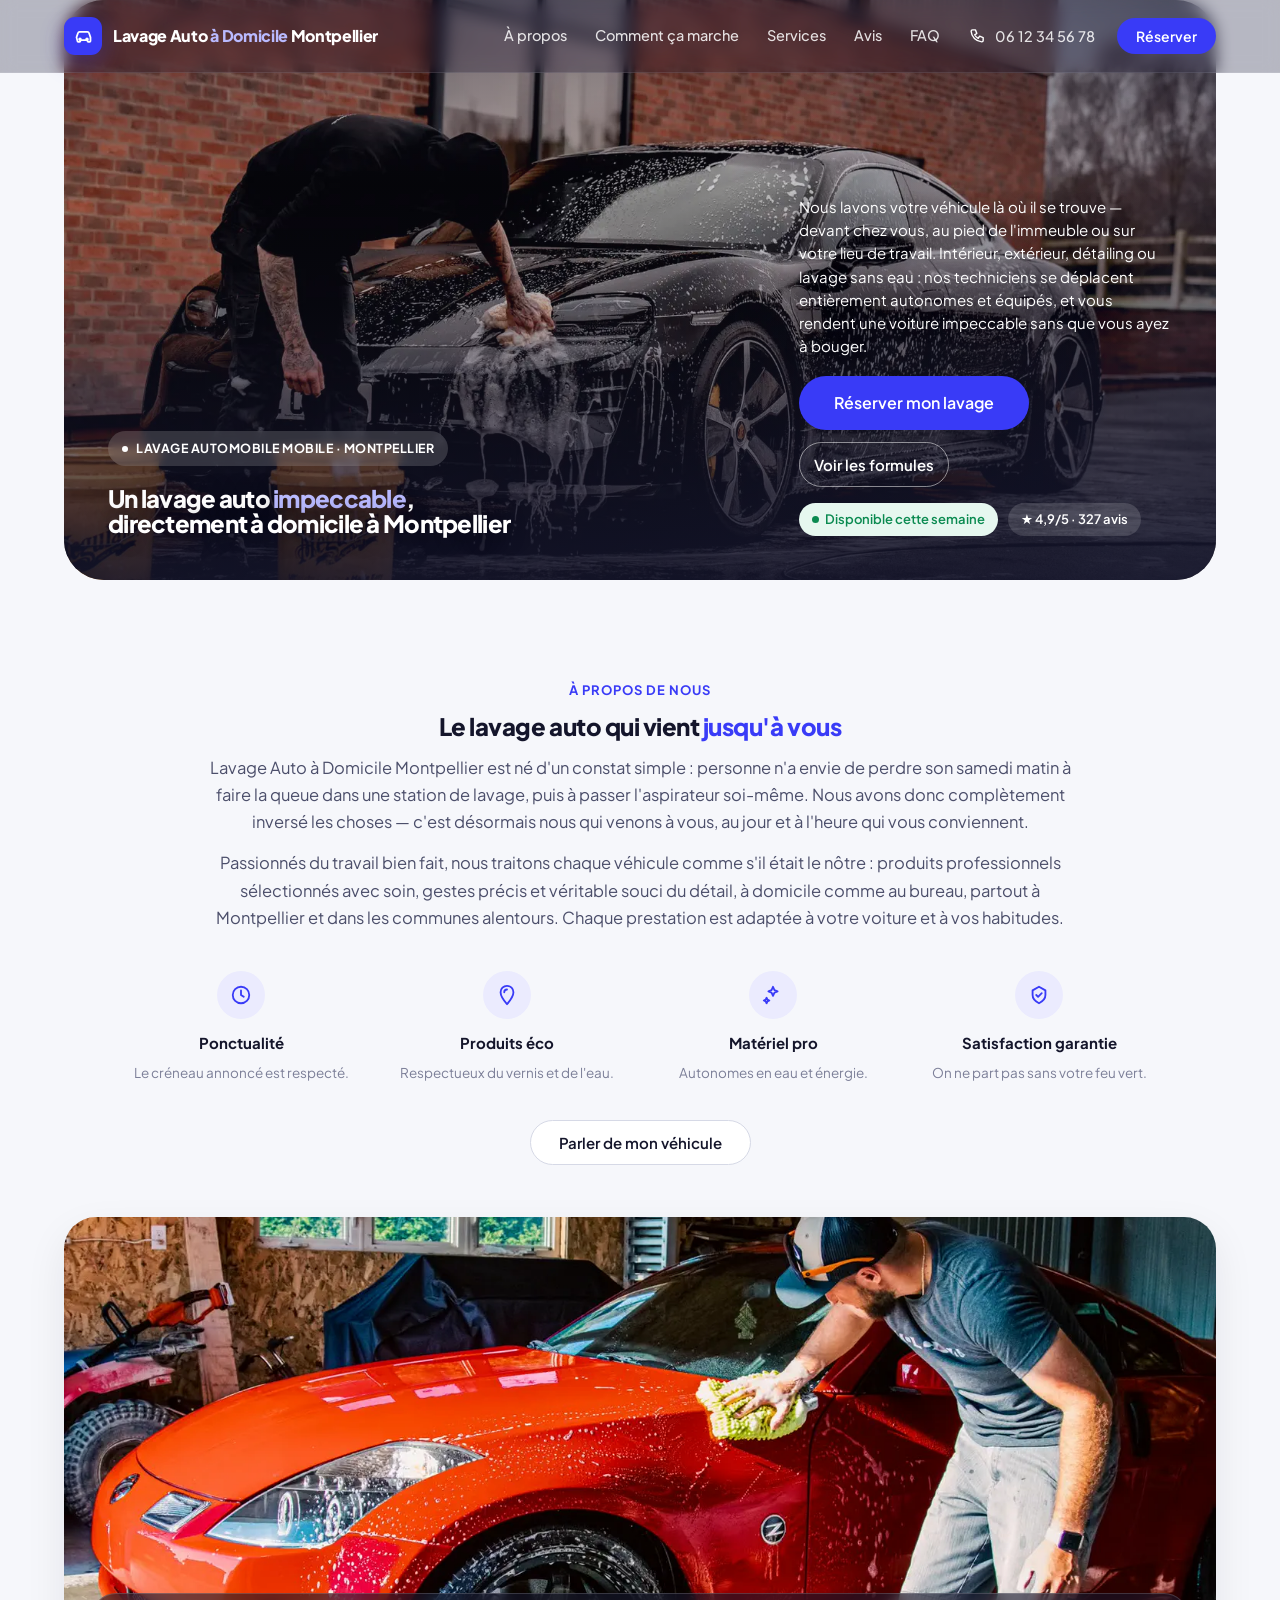
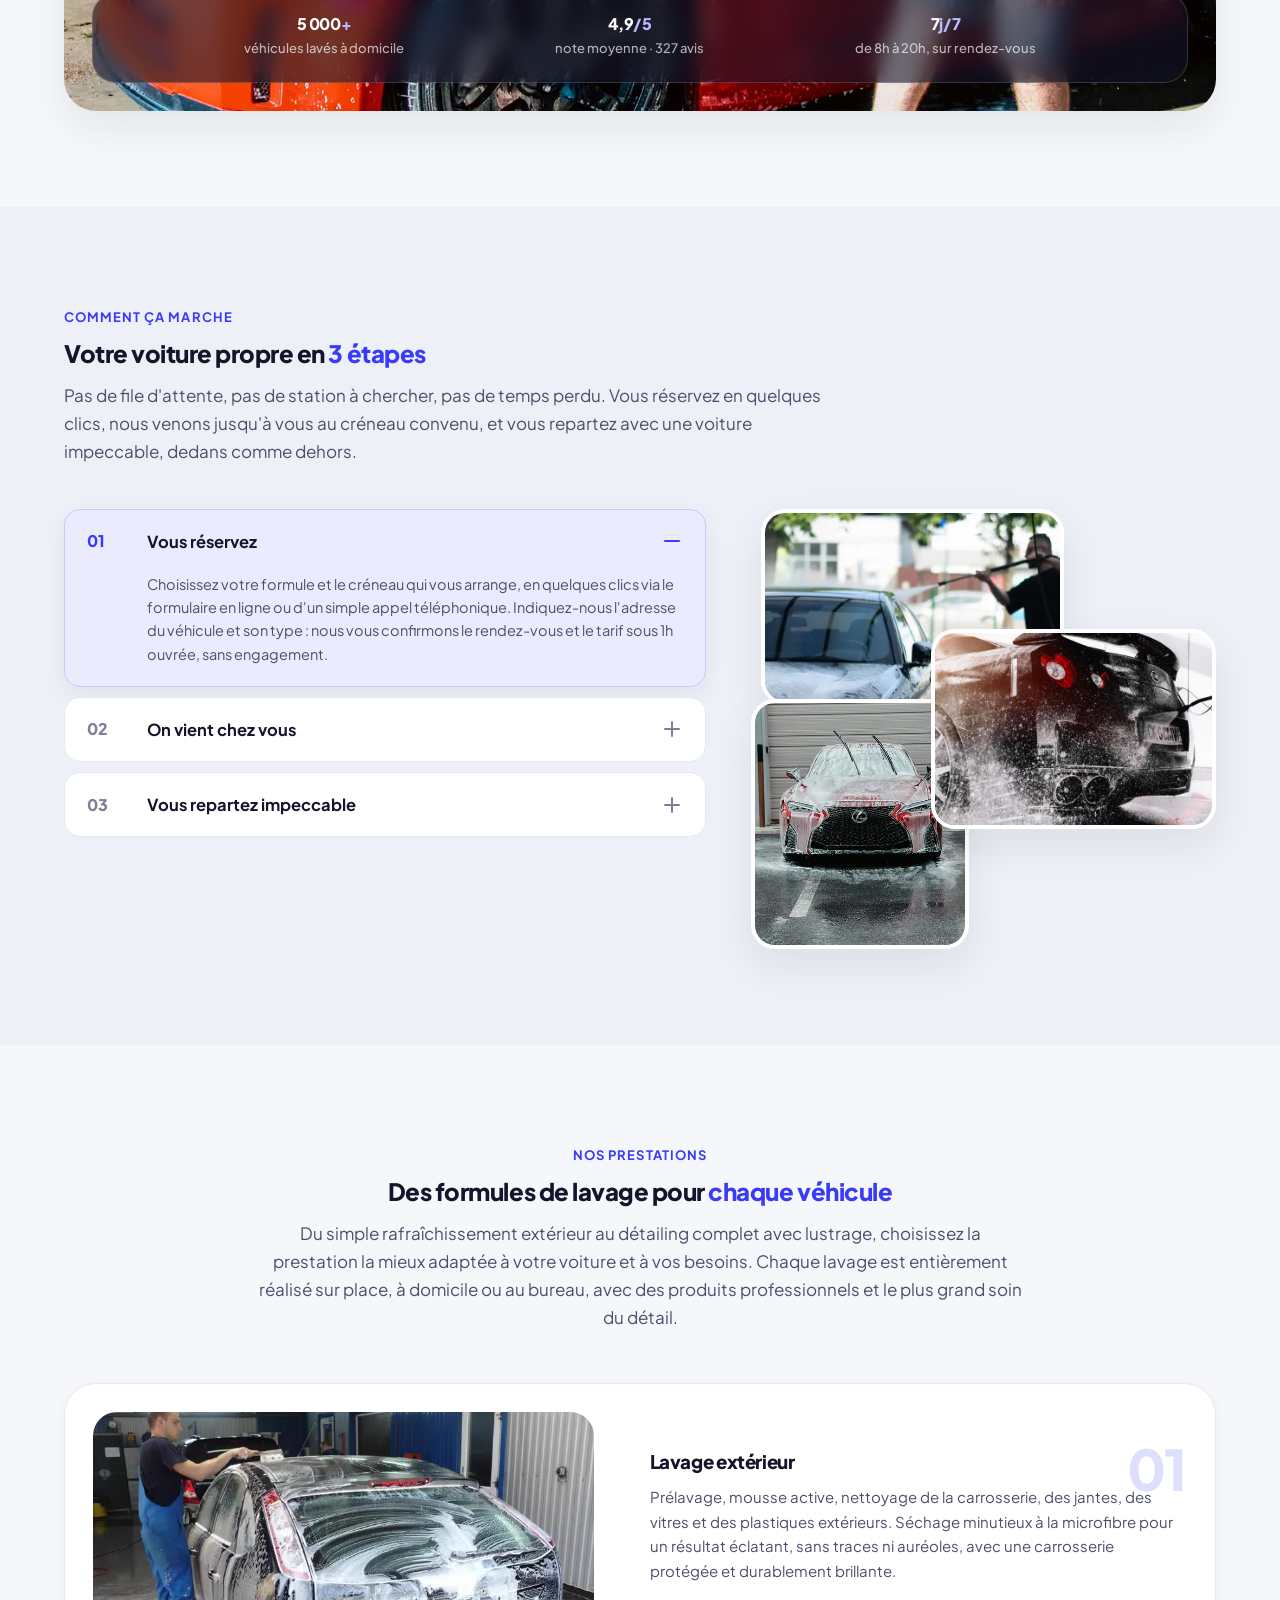
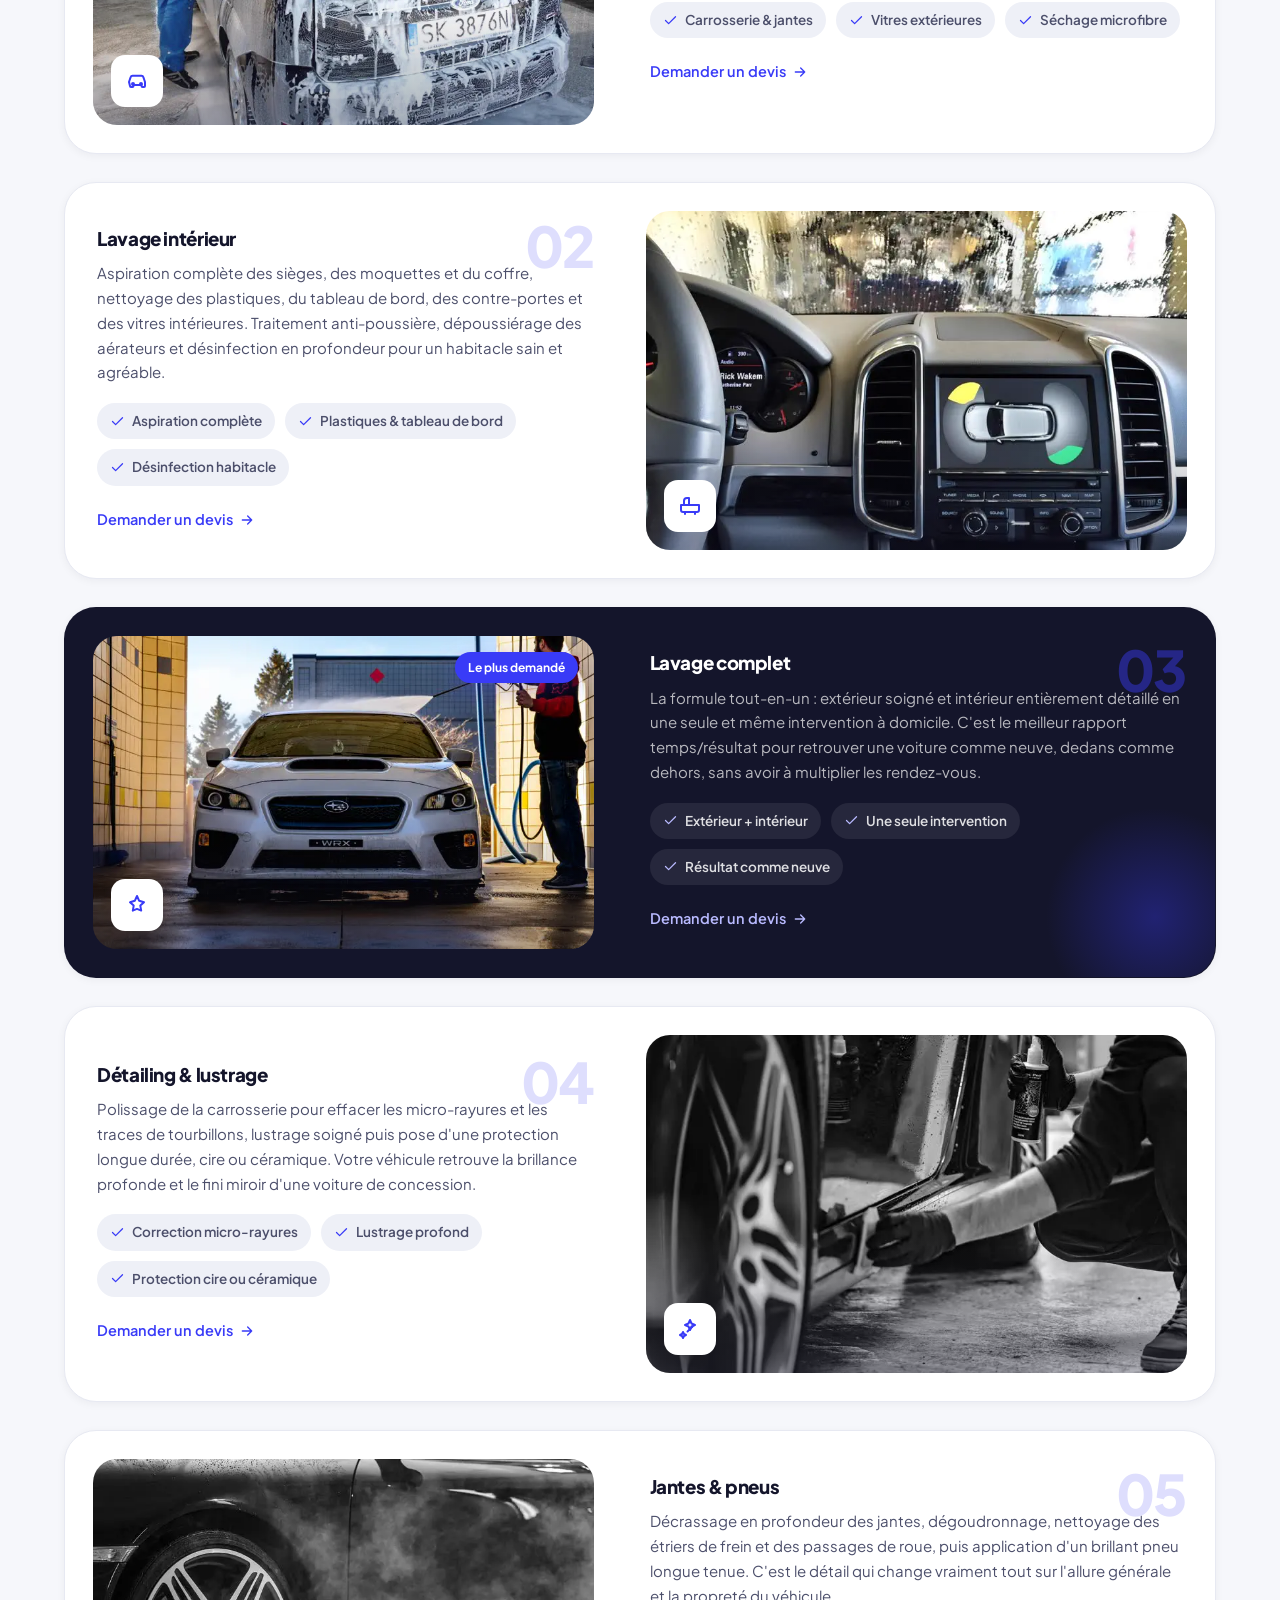
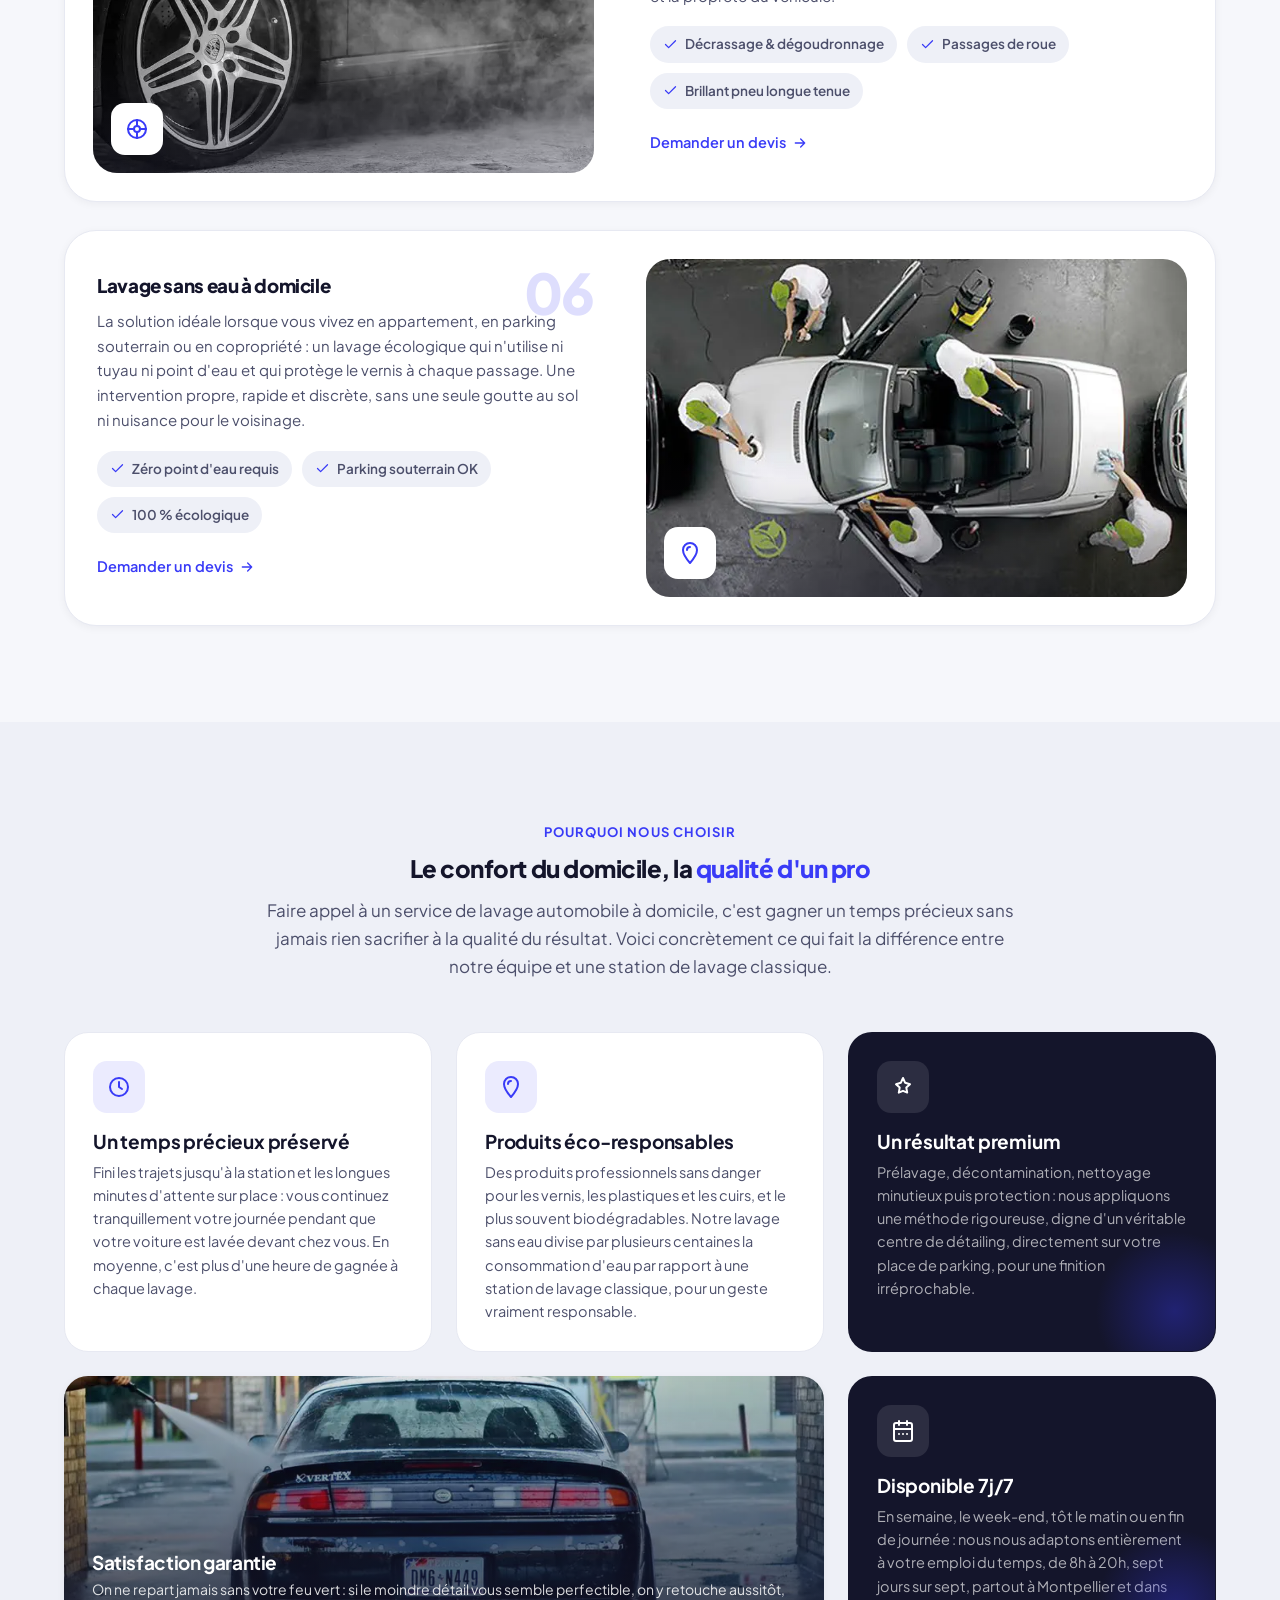
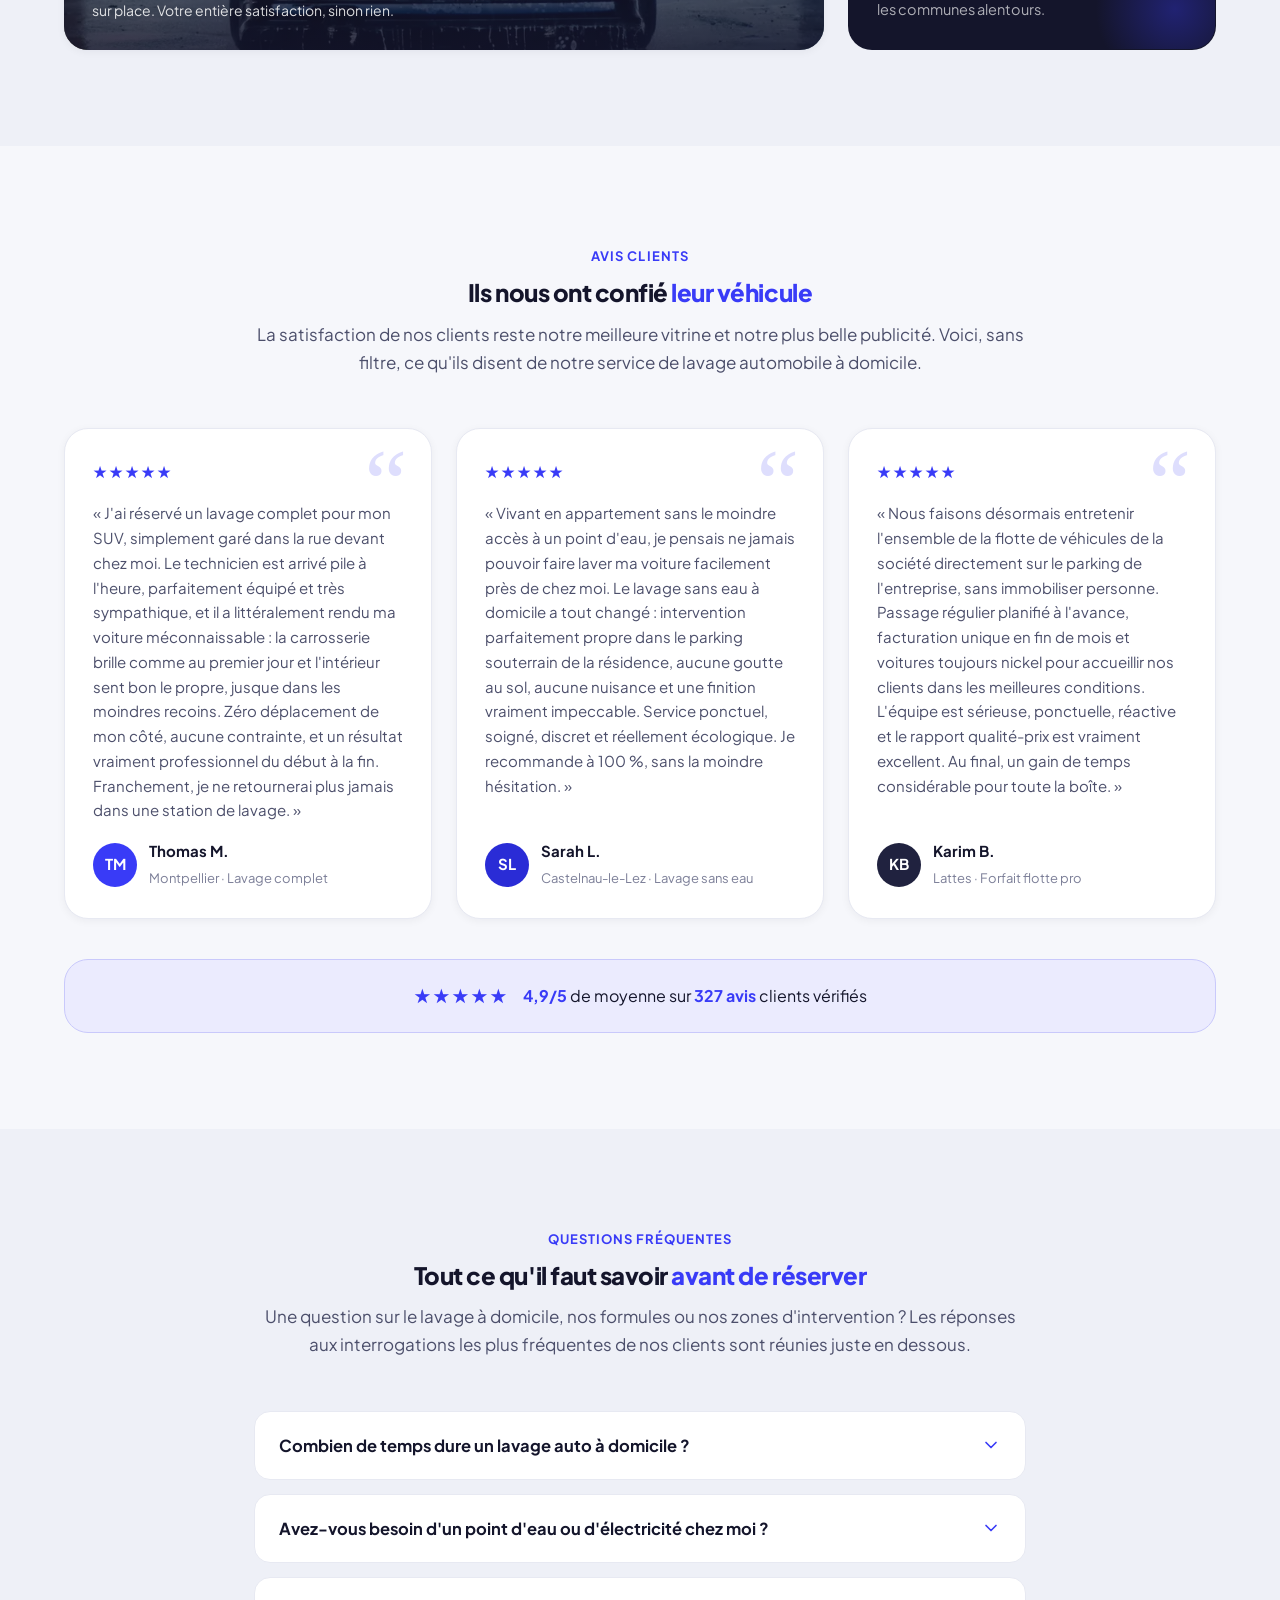
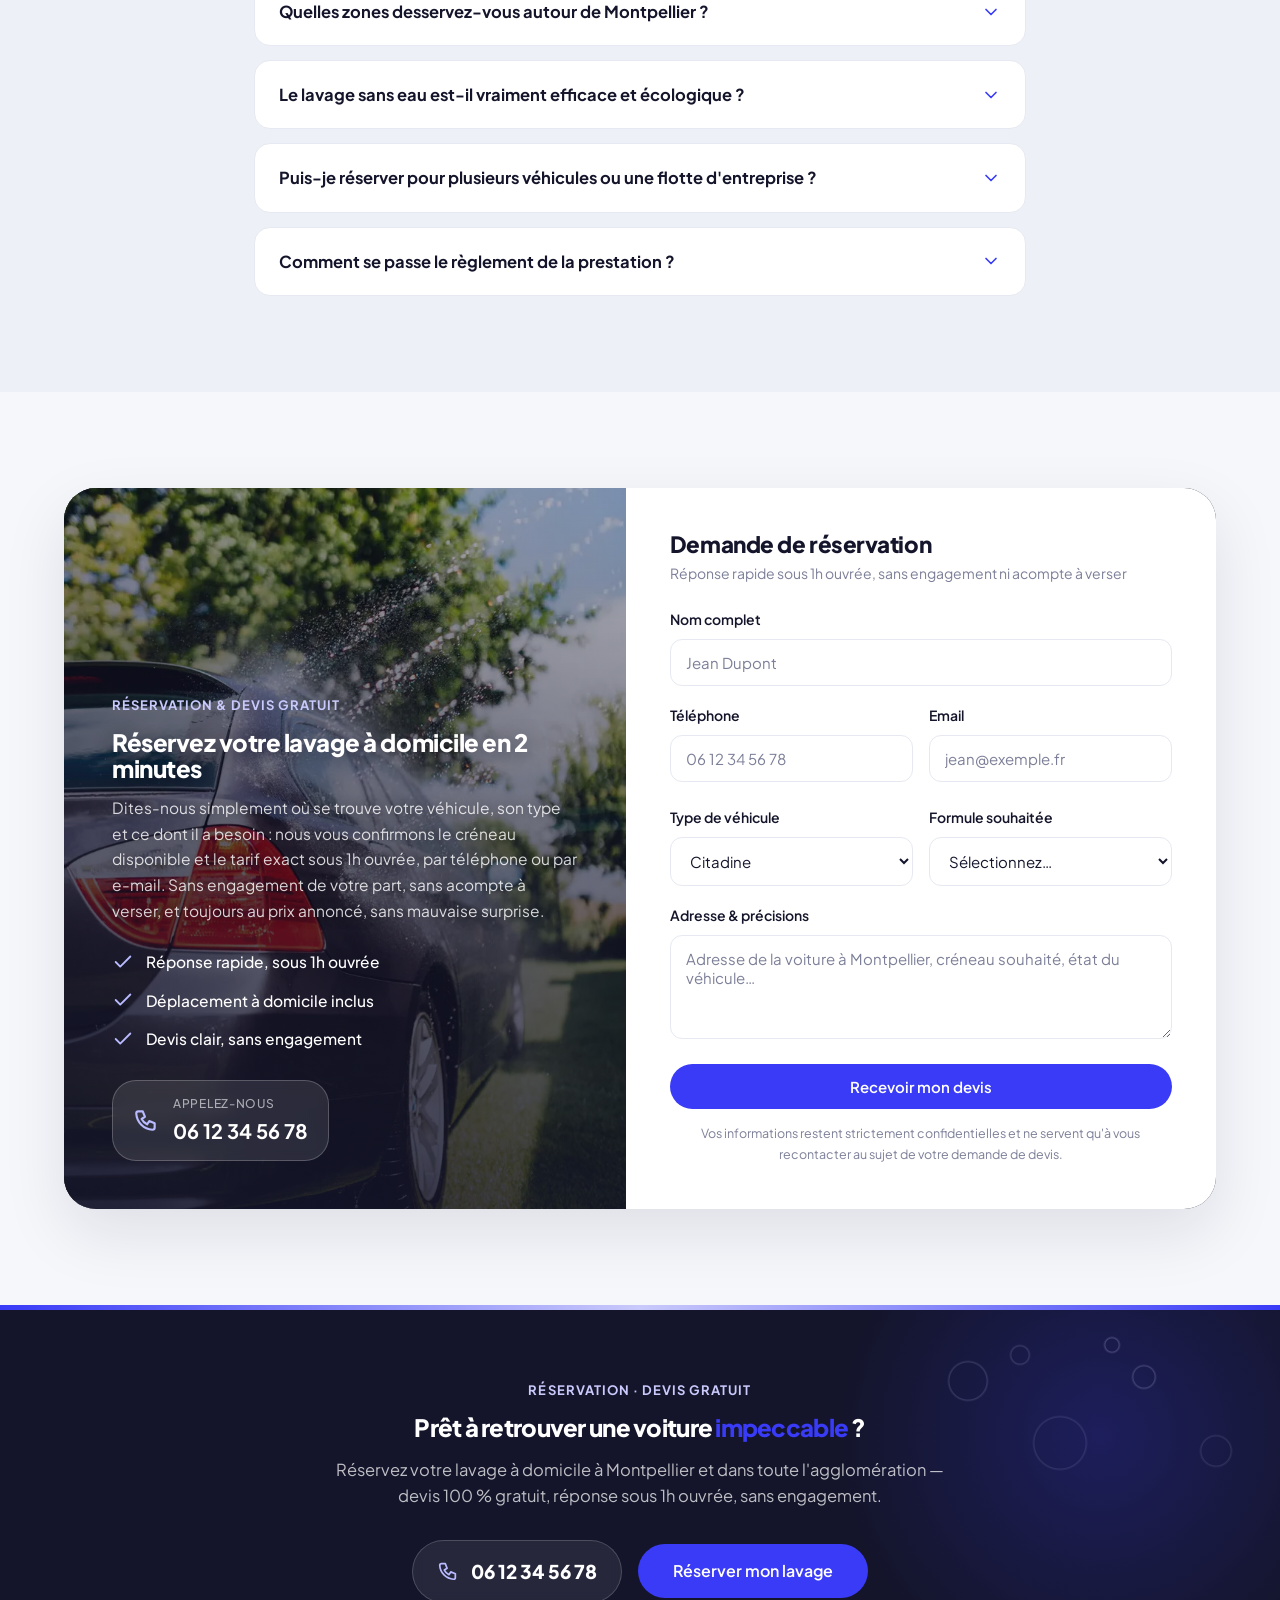
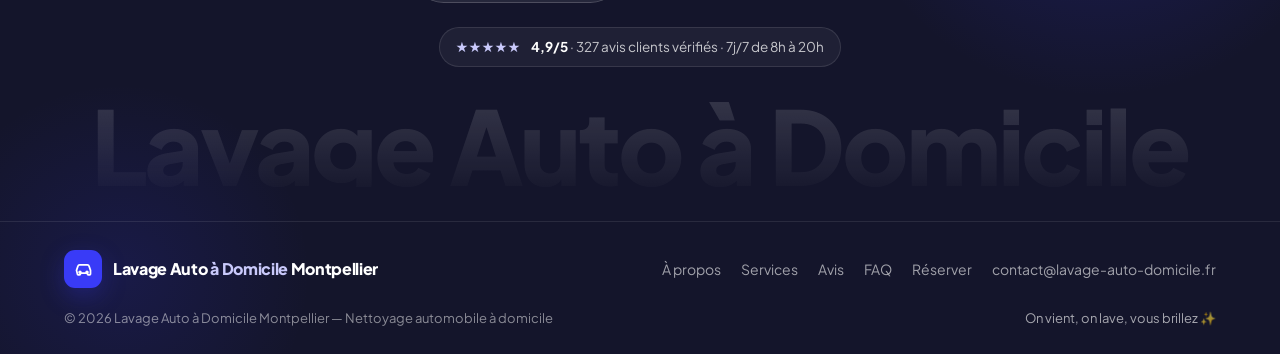
<file: index.html>
<!DOCTYPE html>
<html lang="fr">
<head>
<meta charset="UTF-8">
<meta name="viewport" content="width=device-width, initial-scale=1.0">

<!--
  ============================================================
  LAVAGE AUTO À DOMICILE MONTPELLIER — Landing page SEO
  Direction artistique 100 % conforme à manifeste-design-lavage-auto.html
  (accent indigo unique #393BF7 · Plus Jakarta Sans · thème clair arrondi premium)
  Structure = les 4 patterns maîtres du blueprint §17 (A/B/C/D) + ordre d'assemblage.
  ------------------------------------------------------------
  Ville : Montpellier. Avant mise en ligne, remplacer les coordonnées :
    06 12 34 56 78 → numéro de téléphone réel
    +33612345678   → même numéro au format international (liens tel:)
    contact@lavage-auto-domicile.fr → adresse e-mail réelle
    https://www.lavage-auto-domicile-montpellier.fr/ → domaine réel
  ============================================================
-->

<!-- ===================== SEO ===================== -->
<title>Lavage Auto à Domicile Montpellier — Nettoyage véhicule sur place | Devis gratuit</title>
<meta name="description" content="Lavage auto à domicile à Montpellier : nous nettoyons votre véhicule là où il se trouve, à la maison ou au bureau. Intérieur, extérieur, détailing et lavage sans eau. Devis gratuit, réservation rapide, produits professionnels.">
<meta name="keywords" content="lavage auto à domicile Montpellier, nettoyage voiture Montpellier, lavage voiture sans eau, détailing auto Montpellier, nettoyage intérieur voiture, lavage auto mobile Montpellier">
<meta name="author" content="Lavage Auto à Domicile Montpellier">
<meta name="robots" content="index, follow">
<meta name="theme-color" content="#393BF7">
<link rel="canonical" href="https://www.lavage-auto-domicile-montpellier.fr/">

<!-- Open Graph -->
<meta property="og:type" content="website">
<meta property="og:locale" content="fr_FR">
<meta property="og:title" content="Lavage Auto à Domicile Montpellier — Nettoyage véhicule sur place">
<meta property="og:description" content="Votre voiture lavée à domicile à Montpellier, sans vous déplacer. Intérieur, extérieur, détailing et lavage sans eau. Devis gratuit et réservation rapide.">
<meta property="og:url" content="https://www.lavage-auto-domicile-montpellier.fr/">
<meta property="og:site_name" content="Lavage Auto à Domicile Montpellier">
<meta property="og:image" content="https://www.lavage-auto-domicile-montpellier.fr/images/hero-lavage.jpg">
<meta name="twitter:card" content="summary_large_image">

<!-- Favicon (voiture, accent indigo) -->
<link rel="icon" href="data:image/svg+xml,<svg xmlns='http://www.w3.org/2000/svg' viewBox='0 0 32 32'><rect width='32' height='32' rx='8' fill='%23393BF7'/><g transform='translate(4.5,7)' fill='none' stroke='white' stroke-width='2' stroke-linecap='round' stroke-linejoin='round'><path d='M2 11l1.6-4.8A2 2 0 0 1 5.5 4.8h11A2 2 0 0 1 18.4 6.2L20 11v4a1 1 0 0 1-1 1h-1.5a1 1 0 0 1-1-1v-1H5.5v1a1 1 0 0 1-1 1H3a1 1 0 0 1-1-1z'/><circle cx='6' cy='13' r='.6'/><circle cx='16' cy='13' r='.6'/></g></svg>">

<!-- Polices — Plus Jakarta Sans (display=swap + preconnect, non-bloquant) -->
<link rel="preconnect" href="https://fonts.googleapis.com">
<link rel="preconnect" href="https://fonts.gstatic.com" crossorigin>
<link rel="preload" as="style" href="https://fonts.googleapis.com/css2?family=Plus+Jakarta+Sans:wght@400;500;600;700;800&display=swap" onload="this.onload=null;this.rel='stylesheet'">
<noscript><link rel="stylesheet" href="https://fonts.googleapis.com/css2?family=Plus+Jakarta+Sans:wght@400;500;600;700;800&display=swap"></noscript>

<!-- Préchargement de l'image LCP (hero) — démarre le téléchargement avant le CSS, améliore le LCP -->
<link rel="preload" as="image" href="images/hero-lavage.webp" type="image/webp" fetchpriority="high">

<!-- Styles -->
<link rel="stylesheet" href="css/style.css">
<noscript><style>.reveal{opacity:1!important;transform:none!important}</style></noscript>

<!-- ===================== DONNÉES STRUCTURÉES ===================== -->
<script type="application/ld+json">
{
  "@context": "https://schema.org",
  "@type": "AutoWash",
  "name": "Lavage Auto à Domicile Montpellier",
  "description": "Service de lavage automobile à domicile à Montpellier : nettoyage intérieur et extérieur, détailing, rénovation des jantes et lavage écologique sans eau, directement sur votre lieu de stationnement.",
  "image": "https://www.lavage-auto-domicile-montpellier.fr/images/hero-lavage.jpg",
  "url": "https://www.lavage-auto-domicile-montpellier.fr/",
  "telephone": "+33612345678",
  "email": "contact@lavage-auto-domicile.fr",
  "priceRange": "€€",
  "areaServed": "Montpellier et son agglomération",
  "address": { "@type": "PostalAddress", "addressLocality": "Montpellier", "addressCountry": "FR" },
  "openingHoursSpecification": {
    "@type": "OpeningHoursSpecification",
    "dayOfWeek": ["Monday","Tuesday","Wednesday","Thursday","Friday","Saturday","Sunday"],
    "opens": "08:00", "closes": "20:00"
  },
  "aggregateRating": { "@type": "AggregateRating", "ratingValue": "4.9", "reviewCount": "327" }
}
</script>
<script type="application/ld+json">
{
  "@context": "https://schema.org",
  "@type": "FAQPage",
  "mainEntity": [
    { "@type": "Question", "name": "Combien de temps dure un lavage auto à domicile ?", "acceptedAnswer": { "@type": "Answer", "text": "Comptez environ 30 minutes pour un lavage extérieur seul, 45 minutes à 1 heure pour un lavage complet intérieur et extérieur, et jusqu'à 2 à 3 heures pour une prestation de détailing avec polissage et lustrage. La durée exacte dépend de la taille du véhicule, de son état et de la formule choisie ; elle vous est toujours communiquée clairement au moment de la réservation, afin que vous puissiez organiser votre journée sereinement." } },
    { "@type": "Question", "name": "Avez-vous besoin d'un point d'eau ou d'électricité chez moi ?", "acceptedAnswer": { "@type": "Answer", "text": "Non, absolument pas : nous sommes totalement autonomes. Nous apportons notre propre eau, notre énergie et l'ensemble du matériel professionnel nécessaire à la prestation. Le lavage sans eau est également disponible sur demande : c'est la solution idéale en appartement, en parking souterrain ou en copropriété, car il ne génère aucun écoulement au sol ni aucune nuisance pour le voisinage." } },
    { "@type": "Question", "name": "Quelles zones desservez-vous autour de Montpellier ?", "acceptedAnswer": { "@type": "Answer", "text": "Nous intervenons à Montpellier et dans un rayon d'environ 25 km autour de la ville, ce qui couvre notamment Castelnau-le-Lez, Lattes, Pérols, Juvignac, Grabels, Le Crès et Jacou, aussi bien à votre domicile que sur votre lieu de travail. En cas de doute sur votre quartier ou votre commune, contactez-nous par téléphone : nous vous confirmons la disponibilité et le déplacement en quelques minutes seulement." } },
    { "@type": "Question", "name": "Le lavage sans eau est-il vraiment efficace et écologique ?", "acceptedAnswer": { "@type": "Answer", "text": "Oui, tout à fait. Nos produits sans eau encapsulent la poussière et les saletés dans une émulsion glissante qui permet de les retirer en douceur, sans rayer la carrosserie, tout en laissant derrière eux une finition brillante et une couche protectrice sur le vernis. Un lavage sans eau consomme moins de 500 ml de produit, contre 150 à 300 litres d'eau pour un lavage classique : c'est donc à la fois très efficace et nettement plus respectueux de l'environnement." } },
    { "@type": "Question", "name": "Puis-je réserver pour plusieurs véhicules ou une flotte d'entreprise ?", "acceptedAnswer": { "@type": "Answer", "text": "Bien sûr, c'est même l'une de nos spécialités. Nous proposons des forfaits dédiés aux professionnels, aux concessions et aux flottes d'entreprise, avec passage régulier planifié sur site et facturation unique simplifiée. Indiquez simplement le nombre et le type de véhicules concernés dans votre demande de devis : nous vous établissons rapidement une offre sur mesure, adaptée à votre budget." } },
    { "@type": "Question", "name": "Comment régler la prestation ?", "acceptedAnswer": { "@type": "Answer", "text": "Le règlement s'effectue toujours après la prestation, une fois que vous avez inspecté et constaté vous-même le résultat. Nous acceptons la carte bancaire, les espèces et le paiement mobile sans contact, et un justificatif détaillé vous est remis systématiquement. Aucun acompte ni aucune avance ne vous sont demandés au moment de la réservation : vous ne payez qu'une fois pleinement satisfait." } }
  ]
}
</script>
</head>
<body>

<!-- ===================== HEADER (sticky, transparent sur le hero) ===================== -->
<header class="site-header" id="top">
  <div class="header-inner">
    <a class="brand" href="#top" aria-label="Lavage Auto à Domicile Montpellier — accueil">
      <span class="brand-mark" aria-hidden="true">
        <svg viewBox="0 0 24 24" fill="none" stroke="#fff" stroke-width="2" stroke-linecap="round" stroke-linejoin="round"><path d="M4 13l1.6-4.8A2 2 0 0 1 7.5 6.8h9A2 2 0 0 1 18.4 8.2L20 13v4a1 1 0 0 1-1 1h-1.5a1 1 0 0 1-1-1v-1H8.5v1a1 1 0 0 1-1 1H6a1 1 0 0 1-1-1z"/><circle cx="8" cy="15" r="1"/><circle cx="16" cy="15" r="1"/></svg>
      </span>
      <span class="brand-text">Lavage Auto <span class="brand-accent">à Domicile</span> Montpellier</span>
    </a>

    <nav class="nav" id="primary-nav" aria-label="Navigation principale">
      <a href="#apropos">À propos</a>
      <a href="#process">Comment ça marche</a>
      <a href="#services">Services</a>
      <a href="#avis">Avis</a>
      <a href="#faq">FAQ</a>
      <a class="btn btn-ghost header-phone" href="tel:+33612345678">
        <svg viewBox="0 0 24 24" fill="none" stroke="currentColor" stroke-width="2" stroke-linecap="round" stroke-linejoin="round" aria-hidden="true"><path d="M5 4h4l2 5-3 2a11 11 0 0 0 5 5l2-3 5 2v4a2 2 0 0 1-2 2A16 16 0 0 1 3 6a2 2 0 0 1 2-2z"/></svg>
        06 12 34 56 78
      </a>
      <a class="btn btn-primary btn-sm header-cta" href="#devis">Réserver</a>
    </nav>

    <button class="nav-toggle" id="navToggle" aria-label="Ouvrir le menu" aria-expanded="false" aria-controls="primary-nav">
      <span></span><span></span><span></span>
    </button>
  </div>
</header>

<main>

  <!-- ===================== 1 · HERO — PATTERN A (superposition) ===================== -->
  <section class="hero" id="accueil">
    <div class="container">
      <div class="hero-frame">
        <picture>
          <source srcset="images/hero-lavage.webp" type="image/webp">
          <img class="hero-img" src="images/hero-lavage.jpg"
               alt="Professionnel lavant à la main une voiture sportive noire couverte de mousse lors d'un lavage auto à domicile à Montpellier"
               width="1800" height="1200" fetchpriority="high" decoding="async">
        </picture>
        <span class="hero-veil" aria-hidden="true"></span>

        <div class="hero-title">
          <span class="tag tag-on-dark"><span class="dot"></span>Lavage automobile mobile · Montpellier</span>
          <h1>Un lavage auto <em>impeccable</em>,<br>directement à domicile à Montpellier</h1>
        </div>

        <div class="hero-panel">
          <p>Nous lavons votre véhicule là où il se trouve — devant chez vous, au pied de l'immeuble ou sur votre lieu de travail. Intérieur, extérieur, détailing ou lavage sans eau : nos techniciens se déplacent entièrement autonomes et équipés, et vous rendent une voiture impeccable sans que vous ayez à bouger.</p>
          <div class="hero-panel-cta">
            <a class="btn btn-primary btn-lg" href="#devis">Réserver mon lavage</a>
            <a class="btn btn-ghost btn-ghost-light" href="#services">Voir les formules</a>
          </div>
          <div class="hero-badges">
            <span class="badge badge-success"><span class="d"></span>Disponible cette semaine</span>
            <span class="badge badge-on-dark">★ 4,9/5 · 327 avis</span>
          </div>
        </div>
      </div>
    </div>
  </section>

  <!-- ===================== 2 · QUI SOMMES-NOUS — ÉDITORIAL CENTRÉ ===================== -->
  <section class="section" id="apropos">
    <div class="container">
      <div class="section-head about-head">
        <span class="eyebrow">À propos de nous</span>
        <h2>Le lavage auto qui vient <em>jusqu'à vous</em></h2>
        <p>Lavage Auto à Domicile Montpellier est né d'un constat simple : personne n'a envie de perdre son samedi matin à faire la queue dans une station de lavage, puis à passer l'aspirateur soi-même. Nous avons donc complètement inversé les choses — c'est désormais nous qui venons à vous, au jour et à l'heure qui vous conviennent.</p>
        <p>Passionnés du travail bien fait, nous traitons chaque véhicule comme s'il était le nôtre : produits professionnels sélectionnés avec soin, gestes précis et véritable souci du détail, à domicile comme au bureau, partout à Montpellier et dans les communes alentours. Chaque prestation est adaptée à votre voiture et à vos habitudes.</p>
      </div>

      <div class="about-points reveal">
        <div class="about-point">
          <span class="pi" aria-hidden="true"><svg viewBox="0 0 24 24" fill="none" stroke="currentColor" stroke-width="2" stroke-linecap="round" stroke-linejoin="round"><circle cx="12" cy="12" r="9"/><path d="M12 7v5l3 2"/></svg></span>
          <b>Ponctualité</b><span>Le créneau annoncé est respecté.</span>
        </div>
        <div class="about-point">
          <span class="pi" aria-hidden="true"><svg viewBox="0 0 24 24" fill="none" stroke="currentColor" stroke-width="2" stroke-linecap="round" stroke-linejoin="round"><path d="M12 2a7 7 0 0 1 7 7c0 5-7 13-7 13S5 14 5 9a7 7 0 0 1 7-7Z"/><path d="M9 9c0-1.7 1.3-3 3-3"/></svg></span>
          <b>Produits éco</b><span>Respectueux du vernis et de l'eau.</span>
        </div>
        <div class="about-point">
          <span class="pi" aria-hidden="true"><svg viewBox="0 0 24 24" fill="none" stroke="currentColor" stroke-width="2" stroke-linecap="round" stroke-linejoin="round"><path d="M12 3l1.6 3.6L17 8l-3.4 1.4L12 13l-1.6-3.6L7 8l3.4-1.4z"/><path d="M5 15l1 2 2 1-2 1-1 2-1-2-2-1 2-1z"/></svg></span>
          <b>Matériel pro</b><span>Autonomes en eau et énergie.</span>
        </div>
        <div class="about-point">
          <span class="pi" aria-hidden="true"><svg viewBox="0 0 24 24" fill="none" stroke="currentColor" stroke-width="2" stroke-linecap="round" stroke-linejoin="round"><path d="M12 3l7 4v5c0 4-3 7-7 9-4-2-7-5-7-9V7z"/><path d="M9 12l2 2 4-4"/></svg></span>
          <b>Satisfaction garantie</b><span>On ne part pas sans votre feu vert.</span>
        </div>
      </div>

      <div class="about-cta reveal">
        <a class="btn btn-secondary" href="#devis">Parler de mon véhicule</a>
      </div>

      <div class="about-hero reveal">
        <picture>
          <source srcset="images/apropos-lavage.webp" type="image/webp">
          <img src="images/apropos-lavage.jpg" alt="Passionné lavant à la main sa voiture sportive rouge dans son garage, à domicile" width="1600" height="1000" loading="lazy" decoding="async">
        </picture>
        <div class="about-stats" aria-label="Nos chiffres clés">
          <div class="stat"><div class="num">5&nbsp;000<em>+</em></div><div class="lbl">véhicules lavés à domicile</div></div>
          <div class="stat"><div class="num">4,9<em>/5</em></div><div class="lbl">note moyenne · 327 avis</div></div>
          <div class="stat"><div class="num">7<em>j/7</em></div><div class="lbl">de 8h à 20h, sur rendez-vous</div></div>
        </div>
      </div>
    </div>
  </section>

  <!-- ===================== 3 · COMMENT ÇA MARCHE — PATTERN C (accordéon + collage) ===================== -->
  <section class="section section-alt" id="process">
    <div class="container">
      <div class="section-head section-head-left">
        <span class="eyebrow">Comment ça marche</span>
        <h2>Votre voiture propre en <em>3 étapes</em></h2>
        <p>Pas de file d'attente, pas de station à chercher, pas de temps perdu. Vous réservez en quelques clics, nous venons jusqu'à vous au créneau convenu, et vous repartez avec une voiture impeccable, dedans comme dehors.</p>
      </div>

      <div class="howto">
        <!-- Accordéon numéroté -->
        <div class="steps rx rx--l" id="steps">
          <details class="step" open>
            <summary class="step-sum"><span class="step-n">01</span><span class="step-t">Vous réservez</span><span class="step-plus" aria-hidden="true"></span></summary>
            <div class="step-d"><p>Choisissez votre formule et le créneau qui vous arrange, en quelques clics via le formulaire en ligne ou d'un simple appel téléphonique. Indiquez-nous l'adresse du véhicule et son type : nous vous confirmons le rendez-vous et le tarif sous 1h ouvrée, sans engagement.</p></div>
          </details>
          <details class="step">
            <summary class="step-sum"><span class="step-n">02</span><span class="step-t">On vient chez vous</span><span class="step-plus" aria-hidden="true"></span></summary>
            <div class="step-d"><p>Notre technicien arrive à l'heure convenue, entièrement équipé et totalement autonome en eau comme en électricité. Il lave et détaille votre véhicule directement sur place, sur votre parking ou devant chez vous, pendant que vous vaquez tranquillement à vos occupations.</p></div>
          </details>
          <details class="step">
            <summary class="step-sum"><span class="step-n">03</span><span class="step-t">Vous repartez impeccable</span><span class="step-plus" aria-hidden="true"></span></summary>
            <div class="step-d"><p>Vous inspectez et validez le résultat, puis réglez directement sur place par carte bancaire, espèces ou paiement mobile, et récupérez une voiture éclatante, dedans comme dehors. Aucun déplacement, aucune file d'attente, aucune perte de temps pour vous.</p></div>
          </details>
        </div>

        <!-- Collage d'images superposées (vos 3 photos) -->
        <div class="collage rx rx--r" aria-hidden="true">
          <picture class="collage-a">
            <source srcset="images/etape-2.webp" type="image/webp">
            <img src="images/etape-2.jpg" alt="" width="800" height="600" loading="lazy" decoding="async">
          </picture>
          <picture class="collage-b">
            <source srcset="images/etape-3.webp" type="image/webp">
            <img src="images/etape-3.jpg" alt="" width="800" height="600" loading="lazy" decoding="async">
          </picture>
          <picture class="collage-c">
            <source srcset="images/etape-1.webp" type="image/webp">
            <img src="images/etape-1.jpg" alt="" width="800" height="600" loading="lazy" decoding="async">
          </picture>
        </div>
      </div>
    </div>
  </section>

  <!-- ===================== 4 · NOS PRESTATIONS — grille de .card ===================== -->
  <section class="section" id="services">
    <div class="container">
      <div class="section-head">
        <span class="eyebrow">Nos prestations</span>
        <h2>Des formules de lavage pour <em>chaque véhicule</em></h2>
        <p>Du simple rafraîchissement extérieur au détailing complet avec lustrage, choisissez la prestation la mieux adaptée à votre voiture et à vos besoins. Chaque lavage est entièrement réalisé sur place, à domicile ou au bureau, avec des produits professionnels et le plus grand soin du détail.</p>
      </div>

      <div class="svc-list">

        <!-- 01 · Lavage extérieur -->
        <article class="svc">
          <div class="svc-media rx rx--l">
            <picture><source srcset="images/service-exterieur.webp" type="image/webp">
              <img src="images/service-exterieur.jpg" alt="Professionnel lavant la carrosserie couverte de mousse lors d'un lavage extérieur" width="760" height="570" loading="lazy" decoding="async"></picture>
            <div class="ic"><svg viewBox="0 0 24 24" fill="none" stroke="currentColor" stroke-width="2" stroke-linecap="round" stroke-linejoin="round" aria-hidden="true"><path d="M4 13l1.6-4.8A2 2 0 0 1 7.5 6.8h9A2 2 0 0 1 18.4 8.2L20 13v4a1 1 0 0 1-1 1h-1.5a1 1 0 0 1-1-1v-1H8.5v1a1 1 0 0 1-1 1H6a1 1 0 0 1-1-1z"/><circle cx="8" cy="15" r="1"/><circle cx="16" cy="15" r="1"/></svg></div>
          </div>
          <div class="svc-body rx rx--r">
            <span class="svc-num" aria-hidden="true">01</span>
            <h3>Lavage extérieur</h3>
            <p>Prélavage, mousse active, nettoyage de la carrosserie, des jantes, des vitres et des plastiques extérieurs. Séchage minutieux à la microfibre pour un résultat éclatant, sans traces ni auréoles, avec une carrosserie protégée et durablement brillante.</p>
            <ul class="svc-points">
              <li><svg viewBox="0 0 24 24" fill="none" stroke="currentColor" stroke-width="2" stroke-linecap="round" stroke-linejoin="round" aria-hidden="true"><path d="M20 6 9 17l-5-5"/></svg>Carrosserie &amp; jantes</li>
              <li><svg viewBox="0 0 24 24" fill="none" stroke="currentColor" stroke-width="2" stroke-linecap="round" stroke-linejoin="round" aria-hidden="true"><path d="M20 6 9 17l-5-5"/></svg>Vitres extérieures</li>
              <li><svg viewBox="0 0 24 24" fill="none" stroke="currentColor" stroke-width="2" stroke-linecap="round" stroke-linejoin="round" aria-hidden="true"><path d="M20 6 9 17l-5-5"/></svg>Séchage microfibre</li>
            </ul>
            <a class="card-cta" href="#devis">Demander un devis <svg viewBox="0 0 24 24" fill="none" stroke="currentColor" stroke-width="2" stroke-linecap="round" stroke-linejoin="round" aria-hidden="true"><path d="M5 12h14M13 6l6 6-6 6"/></svg></a>
          </div>
        </article>

        <!-- 02 · Lavage intérieur -->
        <article class="svc">
          <div class="svc-media rx rx--r">
            <picture><source srcset="images/service-interieur.webp" type="image/webp">
              <img src="images/service-interieur.jpg" alt="Habitacle et tableau de bord d'une voiture soignés lors d'un lavage intérieur" width="760" height="570" loading="lazy" decoding="async"></picture>
            <div class="ic"><svg viewBox="0 0 24 24" fill="none" stroke="currentColor" stroke-width="2" stroke-linecap="round" stroke-linejoin="round" aria-hidden="true"><path d="M3 11h18v5a2 2 0 0 1-2 2H5a2 2 0 0 1-2-2z"/><path d="M6 11V7a3 3 0 0 1 3-3h2v7"/><path d="M17 18v2M7 18v2"/></svg></div>
          </div>
          <div class="svc-body rx rx--l">
            <span class="svc-num" aria-hidden="true">02</span>
            <h3>Lavage intérieur</h3>
            <p>Aspiration complète des sièges, des moquettes et du coffre, nettoyage des plastiques, du tableau de bord, des contre-portes et des vitres intérieures. Traitement anti-poussière, dépoussiérage des aérateurs et désinfection en profondeur pour un habitacle sain et agréable.</p>
            <ul class="svc-points">
              <li><svg viewBox="0 0 24 24" fill="none" stroke="currentColor" stroke-width="2" stroke-linecap="round" stroke-linejoin="round" aria-hidden="true"><path d="M20 6 9 17l-5-5"/></svg>Aspiration complète</li>
              <li><svg viewBox="0 0 24 24" fill="none" stroke="currentColor" stroke-width="2" stroke-linecap="round" stroke-linejoin="round" aria-hidden="true"><path d="M20 6 9 17l-5-5"/></svg>Plastiques &amp; tableau de bord</li>
              <li><svg viewBox="0 0 24 24" fill="none" stroke="currentColor" stroke-width="2" stroke-linecap="round" stroke-linejoin="round" aria-hidden="true"><path d="M20 6 9 17l-5-5"/></svg>Désinfection habitacle</li>
            </ul>
            <a class="card-cta" href="#devis">Demander un devis <svg viewBox="0 0 24 24" fill="none" stroke="currentColor" stroke-width="2" stroke-linecap="round" stroke-linejoin="round" aria-hidden="true"><path d="M5 12h14M13 6l6 6-6 6"/></svg></a>
          </div>
        </article>

        <!-- 03 · Lavage complet — offre phare -->
        <article class="svc svc-featured">
          <div class="svc-media rx rx--l">
            <span class="card-badge">Le plus demandé</span>
            <picture><source srcset="images/service-complet.webp" type="image/webp">
              <img src="images/service-complet.jpg" alt="Rinçage complet d'une voiture au jet dans la lumière du soir, extérieur et intérieur" width="760" height="570" loading="lazy" decoding="async"></picture>
            <div class="ic"><svg viewBox="0 0 24 24" fill="none" stroke="currentColor" stroke-width="2" stroke-linecap="round" stroke-linejoin="round" aria-hidden="true"><path d="M12 3l2.2 4.8L19 9.3l-3.7 3.3.9 5L12 15.9 7.8 17.6l.9-5L5 9.3l4.8-1.5z"/></svg></div>
          </div>
          <div class="svc-body rx rx--r">
            <span class="svc-num" aria-hidden="true">03</span>
            <h3>Lavage complet</h3>
            <p>La formule tout-en-un : extérieur soigné et intérieur entièrement détaillé en une seule et même intervention à domicile. C'est le meilleur rapport temps/résultat pour retrouver une voiture comme neuve, dedans comme dehors, sans avoir à multiplier les rendez-vous.</p>
            <ul class="svc-points">
              <li><svg viewBox="0 0 24 24" fill="none" stroke="currentColor" stroke-width="2" stroke-linecap="round" stroke-linejoin="round" aria-hidden="true"><path d="M20 6 9 17l-5-5"/></svg>Extérieur + intérieur</li>
              <li><svg viewBox="0 0 24 24" fill="none" stroke="currentColor" stroke-width="2" stroke-linecap="round" stroke-linejoin="round" aria-hidden="true"><path d="M20 6 9 17l-5-5"/></svg>Une seule intervention</li>
              <li><svg viewBox="0 0 24 24" fill="none" stroke="currentColor" stroke-width="2" stroke-linecap="round" stroke-linejoin="round" aria-hidden="true"><path d="M20 6 9 17l-5-5"/></svg>Résultat comme neuve</li>
            </ul>
            <a class="card-cta" href="#devis">Demander un devis <svg viewBox="0 0 24 24" fill="none" stroke="currentColor" stroke-width="2" stroke-linecap="round" stroke-linejoin="round" aria-hidden="true"><path d="M5 12h14M13 6l6 6-6 6"/></svg></a>
          </div>
        </article>

        <!-- 04 · Détailing & lustrage -->
        <article class="svc">
          <div class="svc-media rx rx--r">
            <picture><source srcset="images/service-detailing.webp" type="image/webp">
              <img src="images/service-detailing.jpg" alt="Application d'un produit de détailing sur le bas de caisse et la jante d'une voiture" width="760" height="570" loading="lazy" decoding="async"></picture>
            <div class="ic"><svg viewBox="0 0 24 24" fill="none" stroke="currentColor" stroke-width="2" stroke-linecap="round" stroke-linejoin="round" aria-hidden="true"><path d="m9.5 14.5 5-5"/><path d="M12 3l1.5 3.5L17 8l-3.5 1.5L12 13l-1.5-3.5L7 8l3.5-1.5z"/><path d="M5 15l1 2 2 1-2 1-1 2-1-2-2-1 2-1z"/></svg></div>
          </div>
          <div class="svc-body rx rx--l">
            <span class="svc-num" aria-hidden="true">04</span>
            <h3>Détailing &amp; lustrage</h3>
            <p>Polissage de la carrosserie pour effacer les micro-rayures et les traces de tourbillons, lustrage soigné puis pose d'une protection longue durée, cire ou céramique. Votre véhicule retrouve la brillance profonde et le fini miroir d'une voiture de concession.</p>
            <ul class="svc-points">
              <li><svg viewBox="0 0 24 24" fill="none" stroke="currentColor" stroke-width="2" stroke-linecap="round" stroke-linejoin="round" aria-hidden="true"><path d="M20 6 9 17l-5-5"/></svg>Correction micro-rayures</li>
              <li><svg viewBox="0 0 24 24" fill="none" stroke="currentColor" stroke-width="2" stroke-linecap="round" stroke-linejoin="round" aria-hidden="true"><path d="M20 6 9 17l-5-5"/></svg>Lustrage profond</li>
              <li><svg viewBox="0 0 24 24" fill="none" stroke="currentColor" stroke-width="2" stroke-linecap="round" stroke-linejoin="round" aria-hidden="true"><path d="M20 6 9 17l-5-5"/></svg>Protection cire ou céramique</li>
            </ul>
            <a class="card-cta" href="#devis">Demander un devis <svg viewBox="0 0 24 24" fill="none" stroke="currentColor" stroke-width="2" stroke-linecap="round" stroke-linejoin="round" aria-hidden="true"><path d="M5 12h14M13 6l6 6-6 6"/></svg></a>
          </div>
        </article>

        <!-- 05 · Jantes & pneus -->
        <article class="svc">
          <div class="svc-media rx rx--l">
            <picture><source srcset="images/service-jantes.webp" type="image/webp">
              <img src="images/service-jantes.jpg" alt="Nettoyage détaillé d'une jante en alliage et d'un pneu lors d'un lavage auto" width="760" height="570" loading="lazy" decoding="async"></picture>
            <div class="ic"><svg viewBox="0 0 24 24" fill="none" stroke="currentColor" stroke-width="2" stroke-linecap="round" stroke-linejoin="round" aria-hidden="true"><circle cx="12" cy="12" r="9"/><circle cx="12" cy="12" r="3"/><path d="M12 3v6M12 15v6M3 12h6M15 12h6"/></svg></div>
          </div>
          <div class="svc-body rx rx--r">
            <span class="svc-num" aria-hidden="true">05</span>
            <h3>Jantes &amp; pneus</h3>
            <p>Décrassage en profondeur des jantes, dégoudronnage, nettoyage des étriers de frein et des passages de roue, puis application d'un brillant pneu longue tenue. C'est le détail qui change vraiment tout sur l'allure générale et la propreté du véhicule.</p>
            <ul class="svc-points">
              <li><svg viewBox="0 0 24 24" fill="none" stroke="currentColor" stroke-width="2" stroke-linecap="round" stroke-linejoin="round" aria-hidden="true"><path d="M20 6 9 17l-5-5"/></svg>Décrassage &amp; dégoudronnage</li>
              <li><svg viewBox="0 0 24 24" fill="none" stroke="currentColor" stroke-width="2" stroke-linecap="round" stroke-linejoin="round" aria-hidden="true"><path d="M20 6 9 17l-5-5"/></svg>Passages de roue</li>
              <li><svg viewBox="0 0 24 24" fill="none" stroke="currentColor" stroke-width="2" stroke-linecap="round" stroke-linejoin="round" aria-hidden="true"><path d="M20 6 9 17l-5-5"/></svg>Brillant pneu longue tenue</li>
            </ul>
            <a class="card-cta" href="#devis">Demander un devis <svg viewBox="0 0 24 24" fill="none" stroke="currentColor" stroke-width="2" stroke-linecap="round" stroke-linejoin="round" aria-hidden="true"><path d="M5 12h14M13 6l6 6-6 6"/></svg></a>
          </div>
        </article>

        <!-- 06 · Lavage sans eau à domicile -->
        <article class="svc">
          <div class="svc-media rx rx--r">
            <picture><source srcset="images/service-domicile.webp" type="image/webp">
              <img src="images/service-domicile.jpg" alt="Technicien nettoyant une voiture directement sur place, en extérieur, chez le client" width="760" height="570" loading="lazy" decoding="async"></picture>
            <div class="ic"><svg viewBox="0 0 24 24" fill="none" stroke="currentColor" stroke-width="2" stroke-linecap="round" stroke-linejoin="round" aria-hidden="true"><path d="M12 2a7 7 0 0 1 7 7c0 5-7 13-7 13S5 14 5 9a7 7 0 0 1 7-7Z"/><path d="M9 9c0-1.7 1.3-3 3-3"/></svg></div>
          </div>
          <div class="svc-body rx rx--l">
            <span class="svc-num" aria-hidden="true">06</span>
            <h3>Lavage sans eau à domicile</h3>
            <p>La solution idéale lorsque vous vivez en appartement, en parking souterrain ou en copropriété : un lavage écologique qui n'utilise ni tuyau ni point d'eau et qui protège le vernis à chaque passage. Une intervention propre, rapide et discrète, sans une seule goutte au sol ni nuisance pour le voisinage.</p>
            <ul class="svc-points">
              <li><svg viewBox="0 0 24 24" fill="none" stroke="currentColor" stroke-width="2" stroke-linecap="round" stroke-linejoin="round" aria-hidden="true"><path d="M20 6 9 17l-5-5"/></svg>Zéro point d'eau requis</li>
              <li><svg viewBox="0 0 24 24" fill="none" stroke="currentColor" stroke-width="2" stroke-linecap="round" stroke-linejoin="round" aria-hidden="true"><path d="M20 6 9 17l-5-5"/></svg>Parking souterrain OK</li>
              <li><svg viewBox="0 0 24 24" fill="none" stroke="currentColor" stroke-width="2" stroke-linecap="round" stroke-linejoin="round" aria-hidden="true"><path d="M20 6 9 17l-5-5"/></svg>100 % écologique</li>
            </ul>
            <a class="card-cta" href="#devis">Demander un devis <svg viewBox="0 0 24 24" fill="none" stroke="currentColor" stroke-width="2" stroke-linecap="round" stroke-linejoin="round" aria-hidden="true"><path d="M5 12h14M13 6l6 6-6 6"/></svg></a>
          </div>
        </article>

      </div>
    </div>
  </section>

  <!-- ===================== 5 · POURQUOI NOUS CHOISIR — PATTERN D (bento) ===================== -->
  <section class="section section-alt" id="pourquoi">
    <div class="container">
      <div class="section-head">
        <span class="eyebrow">Pourquoi nous choisir</span>
        <h2>Le confort du domicile, la <em>qualité d'un pro</em></h2>
        <p>Faire appel à un service de lavage automobile à domicile, c'est gagner un temps précieux sans jamais rien sacrifier à la qualité du résultat. Voici concrètement ce qui fait la différence entre notre équipe et une station de lavage classique.</p>
      </div>

      <div class="bento">
        <article class="card bento-cell reveal">
          <div class="ic"><svg viewBox="0 0 24 24" fill="none" stroke="currentColor" stroke-width="2" stroke-linecap="round" stroke-linejoin="round" aria-hidden="true"><circle cx="12" cy="12" r="9"/><path d="M12 7v5l3 2"/></svg></div>
          <h4>Un temps précieux préservé</h4>
          <p>Fini les trajets jusqu'à la station et les longues minutes d'attente sur place : vous continuez tranquillement votre journée pendant que votre voiture est lavée devant chez vous. En moyenne, c'est plus d'une heure de gagnée à chaque lavage.</p>
        </article>

        <article class="card bento-cell reveal">
          <div class="ic"><svg viewBox="0 0 24 24" fill="none" stroke="currentColor" stroke-width="2" stroke-linecap="round" stroke-linejoin="round" aria-hidden="true"><path d="M12 2a7 7 0 0 1 7 7c0 5-7 13-7 13S5 14 5 9a7 7 0 0 1 7-7Z"/><path d="M9 9c0-1.7 1.3-3 3-3"/></svg></div>
          <h4>Produits éco-responsables</h4>
          <p>Des produits professionnels sans danger pour les vernis, les plastiques et les cuirs, et le plus souvent biodégradables. Notre lavage sans eau divise par plusieurs centaines la consommation d'eau par rapport à une station de lavage classique, pour un geste vraiment responsable.</p>
        </article>

        <article class="card card-dark bento-cell reveal">
          <div class="ic"><svg viewBox="0 0 24 24" fill="none" stroke="currentColor" stroke-width="2" stroke-linecap="round" stroke-linejoin="round" aria-hidden="true"><path d="M12 3l2.2 4.8L19 9.3l-3.7 3.3.9 5L12 15.9 7.8 17.6l.9-5L5 9.3l4.8-1.5z"/></svg></div>
          <h4>Un résultat premium</h4>
          <p>Prélavage, décontamination, nettoyage minutieux puis protection : nous appliquons une méthode rigoureuse, digne d'un véritable centre de détailing, directement sur votre place de parking, pour une finition irréprochable.</p>
        </article>

        <article class="bento-cell bento-img reveal">
          <picture>
            <source srcset="images/bento-qualite.webp" type="image/webp">
            <img src="images/bento-qualite.jpg" alt="Voiture noire rincée à grande eau, résultat propre et brillant" width="1100" height="733" loading="lazy" decoding="async">
          </picture>
          <span class="bento-img-veil" aria-hidden="true"></span>
          <div class="bento-img-content">
            <h4>Satisfaction garantie</h4>
            <p>On ne repart jamais sans votre feu vert : si le moindre détail vous semble perfectible, on y retouche aussitôt, sur place. Votre entière satisfaction, sinon rien.</p>
          </div>
        </article>

        <article class="card card-dark bento-cell reveal">
          <div class="ic"><svg viewBox="0 0 24 24" fill="none" stroke="currentColor" stroke-width="2" stroke-linecap="round" stroke-linejoin="round" aria-hidden="true"><rect x="3" y="4" width="18" height="18" rx="2"/><path d="M8 2v4M16 2v4M3 10h18"/><path d="M8 15h.01M12 15h.01M16 15h.01"/></svg></div>
          <h4>Disponible 7j/7</h4>
          <p>En semaine, le week-end, tôt le matin ou en fin de journée : nous nous adaptons entièrement à votre emploi du temps, de 8h à 20h, sept jours sur sept, partout à Montpellier et dans les communes alentours.</p>
        </article>
      </div>
    </div>
  </section>


  <!-- ===================== 7 · AVIS ===================== -->
  <section class="section" id="avis">
    <div class="container">
      <div class="section-head">
        <span class="eyebrow">Avis clients</span>
        <h2>Ils nous ont confié <em>leur véhicule</em></h2>
        <p>La satisfaction de nos clients reste notre meilleure vitrine et notre plus belle publicité. Voici, sans filtre, ce qu'ils disent de notre service de lavage automobile à domicile.</p>
      </div>

      <div class="grid g3">
        <blockquote class="review reveal">
          <div class="review-stars" aria-label="Note : 5 sur 5">★★★★★</div>
          <p>« J'ai réservé un lavage complet pour mon SUV, simplement garé dans la rue devant chez moi. Le technicien est arrivé pile à l'heure, parfaitement équipé et très sympathique, et il a littéralement rendu ma voiture méconnaissable : la carrosserie brille comme au premier jour et l'intérieur sent bon le propre, jusque dans les moindres recoins. Zéro déplacement de mon côté, aucune contrainte, et un résultat vraiment professionnel du début à la fin. Franchement, je ne retournerai plus jamais dans une station de lavage. »</p>
          <footer class="review-author">
            <span class="review-avatar" style="--c:#393BF7">TM</span>
            <span><strong>Thomas M.</strong><small>Montpellier · Lavage complet</small></span>
          </footer>
        </blockquote>

        <blockquote class="review reveal">
          <div class="review-stars" aria-label="Note : 5 sur 5">★★★★★</div>
          <p>« Vivant en appartement sans le moindre accès à un point d'eau, je pensais ne jamais pouvoir faire laver ma voiture facilement près de chez moi. Le lavage sans eau à domicile a tout changé : intervention parfaitement propre dans le parking souterrain de la résidence, aucune goutte au sol, aucune nuisance et une finition vraiment impeccable. Service ponctuel, soigné, discret et réellement écologique. Je recommande à 100 %, sans la moindre hésitation. »</p>
          <footer class="review-author">
            <span class="review-avatar" style="--c:#2A2CD6">SL</span>
            <span><strong>Sarah L.</strong><small>Castelnau-le-Lez · Lavage sans eau</small></span>
          </footer>
        </blockquote>

        <blockquote class="review reveal">
          <div class="review-stars" aria-label="Note : 5 sur 5">★★★★★</div>
          <p>« Nous faisons désormais entretenir l'ensemble de la flotte de véhicules de la société directement sur le parking de l'entreprise, sans immobiliser personne. Passage régulier planifié à l'avance, facturation unique en fin de mois et voitures toujours nickel pour accueillir nos clients dans les meilleures conditions. L'équipe est sérieuse, ponctuelle, réactive et le rapport qualité-prix est vraiment excellent. Au final, un gain de temps considérable pour toute la boîte. »</p>
          <footer class="review-author">
            <span class="review-avatar" style="--c:#20223F">KB</span>
            <span><strong>Karim B.</strong><small>Lattes · Forfait flotte pro</small></span>
          </footer>
        </blockquote>
      </div>

      <div class="review-summary reveal">
        <span class="review-stars">★★★★★</span>
        <p><strong>4,9/5</strong> de moyenne sur <strong>327 avis</strong> clients vérifiés</p>
      </div>
    </div>
  </section>

  <!-- ===================== 8 · FAQ ===================== -->
  <section class="section section-alt" id="faq">
    <div class="container faq">
      <div class="section-head">
        <span class="eyebrow">Questions fréquentes</span>
        <h2>Tout ce qu'il faut savoir <em>avant de réserver</em></h2>
        <p>Une question sur le lavage à domicile, nos formules ou nos zones d'intervention ? Les réponses aux interrogations les plus fréquentes de nos clients sont réunies juste en dessous.</p>
      </div>

      <div class="faq-list">
        <details class="faq-item reveal">
          <summary class="faq-q">Combien de temps dure un lavage auto à domicile ?
            <svg class="faq-chevron" viewBox="0 0 24 24" fill="none" stroke="currentColor" stroke-width="2" stroke-linecap="round" stroke-linejoin="round" aria-hidden="true"><path d="m6 9 6 6 6-6"/></svg>
          </summary>
          <div class="faq-a"><p>Comptez environ 30 minutes pour un lavage extérieur seul, 45 minutes à 1 heure pour un lavage complet intérieur et extérieur, et jusqu'à 2 à 3 heures pour une prestation de détailing avec polissage et lustrage. La durée exacte dépend de la taille du véhicule, de son état et de la formule choisie ; elle vous est toujours communiquée clairement au moment de la réservation, afin que vous puissiez organiser votre journée sereinement.</p></div>
        </details>
        <details class="faq-item reveal">
          <summary class="faq-q">Avez-vous besoin d'un point d'eau ou d'électricité chez moi ?
            <svg class="faq-chevron" viewBox="0 0 24 24" fill="none" stroke="currentColor" stroke-width="2" stroke-linecap="round" stroke-linejoin="round" aria-hidden="true"><path d="m6 9 6 6 6-6"/></svg>
          </summary>
          <div class="faq-a"><p>Non, absolument pas : nous sommes totalement autonomes. Nous apportons notre propre eau, notre énergie et l'ensemble du matériel professionnel nécessaire à la prestation. Le lavage sans eau est également disponible sur demande : c'est la solution idéale en appartement, en parking souterrain ou en copropriété, car il ne génère aucun écoulement au sol ni aucune nuisance pour le voisinage.</p></div>
        </details>
        <details class="faq-item reveal">
          <summary class="faq-q">Quelles zones desservez-vous autour de Montpellier ?
            <svg class="faq-chevron" viewBox="0 0 24 24" fill="none" stroke="currentColor" stroke-width="2" stroke-linecap="round" stroke-linejoin="round" aria-hidden="true"><path d="m6 9 6 6 6-6"/></svg>
          </summary>
          <div class="faq-a"><p>Nous intervenons à Montpellier et dans un rayon d'environ 25 km autour de la ville, ce qui couvre notamment Castelnau-le-Lez, Lattes, Pérols, Juvignac, Grabels, Le Crès et Jacou, aussi bien à votre domicile que sur votre lieu de travail. En cas de doute sur votre quartier ou votre commune, contactez-nous par téléphone : nous vous confirmons la disponibilité et le déplacement en quelques minutes seulement.</p></div>
        </details>
        <details class="faq-item reveal">
          <summary class="faq-q">Le lavage sans eau est-il vraiment efficace et écologique ?
            <svg class="faq-chevron" viewBox="0 0 24 24" fill="none" stroke="currentColor" stroke-width="2" stroke-linecap="round" stroke-linejoin="round" aria-hidden="true"><path d="m6 9 6 6 6-6"/></svg>
          </summary>
          <div class="faq-a"><p>Oui, tout à fait. Nos produits sans eau encapsulent la poussière et les saletés dans une émulsion glissante qui permet de les retirer en douceur, sans rayer la carrosserie, tout en laissant derrière eux une finition brillante et une couche protectrice sur le vernis. Un lavage sans eau consomme moins de 500 ml de produit, contre 150 à 300 litres d'eau pour un lavage classique : c'est donc à la fois très efficace et nettement plus respectueux de l'environnement.</p></div>
        </details>
        <details class="faq-item reveal">
          <summary class="faq-q">Puis-je réserver pour plusieurs véhicules ou une flotte d'entreprise ?
            <svg class="faq-chevron" viewBox="0 0 24 24" fill="none" stroke="currentColor" stroke-width="2" stroke-linecap="round" stroke-linejoin="round" aria-hidden="true"><path d="m6 9 6 6 6-6"/></svg>
          </summary>
          <div class="faq-a"><p>Bien sûr, c'est même l'une de nos spécialités. Nous proposons des forfaits dédiés aux professionnels, aux concessions et aux flottes d'entreprise, avec passage régulier planifié sur site et facturation unique simplifiée. Indiquez simplement le nombre et le type de véhicules concernés dans votre demande de devis : nous vous établissons rapidement une offre sur mesure, adaptée à votre budget.</p></div>
        </details>
        <details class="faq-item reveal">
          <summary class="faq-q">Comment se passe le règlement de la prestation ?
            <svg class="faq-chevron" viewBox="0 0 24 24" fill="none" stroke="currentColor" stroke-width="2" stroke-linecap="round" stroke-linejoin="round" aria-hidden="true"><path d="m6 9 6 6 6-6"/></svg>
          </summary>
          <div class="faq-a"><p>Le règlement s'effectue toujours après la prestation, une fois que vous avez inspecté et constaté vous-même le résultat. Nous acceptons la carte bancaire, les espèces et le paiement mobile sans contact, et un justificatif détaillé vous est remis systématiquement. Aucun acompte ni aucune avance ne vous sont demandés au moment de la réservation : vous ne payez qu'une fois pleinement satisfait.</p></div>
        </details>
      </div>
    </div>
  </section>

  <!-- ===================== 9 · CTA FINAL + FORMULAIRE — split photo + form ===================== -->
  <section class="section devis" id="devis">
    <div class="container">
      <div class="devis-split">

        <div class="devis-media rx rx--l">
          <picture>
            <source srcset="images/stats-lavage.webp" type="image/webp">
            <img src="images/stats-lavage.jpg" alt="Rinçage d'une voiture au jet en extérieur, gouttelettes d'eau au soleil" width="900" height="1200" loading="lazy" decoding="async">
          </picture>
          <span class="devis-veil" aria-hidden="true"></span>
          <div class="devis-content">
            <span class="eyebrow eyebrow-light">Réservation &amp; devis gratuit</span>
            <h2>Réservez votre lavage à domicile en 2 minutes</h2>
            <p>Dites-nous simplement où se trouve votre véhicule, son type et ce dont il a besoin : nous vous confirmons le créneau disponible et le tarif exact sous 1h ouvrée, par téléphone ou par e-mail. Sans engagement de votre part, sans acompte à verser, et toujours au prix annoncé, sans mauvaise surprise.</p>

            <ul class="devis-benefits">
              <li><svg viewBox="0 0 24 24" fill="none" stroke="currentColor" stroke-width="2" stroke-linecap="round" stroke-linejoin="round" aria-hidden="true"><path d="M20 6 9 17l-5-5"/></svg>Réponse rapide, sous 1h ouvrée</li>
              <li><svg viewBox="0 0 24 24" fill="none" stroke="currentColor" stroke-width="2" stroke-linecap="round" stroke-linejoin="round" aria-hidden="true"><path d="M20 6 9 17l-5-5"/></svg>Déplacement à domicile inclus</li>
              <li><svg viewBox="0 0 24 24" fill="none" stroke="currentColor" stroke-width="2" stroke-linecap="round" stroke-linejoin="round" aria-hidden="true"><path d="M20 6 9 17l-5-5"/></svg>Devis clair, sans engagement</li>
            </ul>

            <a href="tel:+33612345678" class="devis-phone">
              <svg viewBox="0 0 24 24" fill="none" stroke="currentColor" stroke-width="2" stroke-linecap="round" stroke-linejoin="round" aria-hidden="true"><path d="M5 4h4l2 5-3 2a11 11 0 0 0 5 5l2-3 5 2v4a2 2 0 0 1-2 2A16 16 0 0 1 3 6a2 2 0 0 1 2-2z"/></svg>
              <span><small>Appelez-nous</small>06 12 34 56 78</span>
            </a>
          </div>
        </div>

        <form class="form-card rx rx--r" id="devisForm" novalidate>
        <h3>Demande de réservation</h3>
        <p class="form-sub">Réponse rapide sous 1h ouvrée, sans engagement ni acompte à verser</p>

        <input type="text" name="website" class="hp" tabindex="-1" autocomplete="off" aria-hidden="true">

        <div class="field">
          <label for="f-name">Nom complet</label>
          <input type="text" id="f-name" name="name" placeholder="Jean Dupont" required autocomplete="name">
          <div class="help"></div>
        </div>
        <div class="field-row">
          <div class="field">
            <label for="f-phone">Téléphone</label>
            <input type="tel" id="f-phone" name="phone" placeholder="06 12 34 56 78" required autocomplete="tel">
            <div class="help"></div>
          </div>
          <div class="field">
            <label for="f-email">Email</label>
            <input type="email" id="f-email" name="email" placeholder="jean@exemple.fr" required autocomplete="email">
            <div class="help"></div>
          </div>
        </div>
        <div class="field-row">
          <div class="field">
            <label for="f-vehicle">Type de véhicule</label>
            <select id="f-vehicle" name="vehicle">
              <option>Citadine</option>
              <option>Berline / Break</option>
              <option>SUV / 4×4</option>
              <option>Monospace</option>
              <option>Utilitaire</option>
            </select>
          </div>
          <div class="field">
            <label for="f-service">Formule souhaitée</label>
            <select id="f-service" name="service">
              <option value="">Sélectionnez…</option>
              <option>Lavage extérieur</option>
              <option>Lavage intérieur</option>
              <option>Lavage complet</option>
              <option>Détailing &amp; lustrage</option>
              <option>Jantes &amp; pneus</option>
              <option>Lavage sans eau</option>
              <option>Forfait flotte / pro</option>
            </select>
          </div>
        </div>
        <div class="field">
          <label for="f-message">Adresse &amp; précisions</label>
          <textarea id="f-message" name="message" placeholder="Adresse de la voiture à Montpellier, créneau souhaité, état du véhicule…" required></textarea>
          <div class="help"></div>
        </div>

        <button class="btn btn-primary btn-block form-submit" type="submit">Recevoir mon devis</button>
        <p class="form-note">Vos informations restent strictement confidentielles et ne servent qu'à vous recontacter au sujet de votre demande de devis.</p>

        <div class="form-success" id="formSuccess" hidden>
          <svg viewBox="0 0 24 24" fill="none" stroke="currentColor" stroke-width="2" stroke-linecap="round" stroke-linejoin="round" aria-hidden="true"><circle cx="12" cy="12" r="10"/><path d="m9 12 2 2 4-4"/></svg>
          <div>
            <strong>Merci, votre demande est envoyée&nbsp;!</strong>
            <span>Nous vous recontactons sous 1h ouvrée.</span>
          </div>
        </div>
        </form>

      </div>
    </div>
  </section>

</main>

<!-- ===================== FOOTER ===================== -->
<footer class="footer">
  <span class="footer-bar" aria-hidden="true"></span>
  <span class="footer-foam" aria-hidden="true"></span>

  <div class="container footer-cta">
    <span class="eyebrow eyebrow-light">Réservation · devis gratuit</span>
    <h2>Prêt à retrouver une voiture <em>impeccable</em>&nbsp;?</h2>
    <p>Réservez votre lavage à domicile à Montpellier et dans toute l'agglomération — devis 100 % gratuit, réponse sous 1h ouvrée, sans engagement.</p>
    <div class="footer-cta-actions">
      <a class="footer-cta-phone" href="tel:+33612345678">
        <svg viewBox="0 0 24 24" fill="none" stroke="currentColor" stroke-width="1.9" stroke-linecap="round" stroke-linejoin="round" aria-hidden="true"><path d="M5 4h4l2 5-3 2a11 11 0 0 0 5 5l2-3 5 2v4a2 2 0 0 1-2 2A16 16 0 0 1 3 6a2 2 0 0 1 2-2z"/></svg>
        06 12 34 56 78
      </a>
      <a class="btn btn-primary btn-lg" href="#devis">Réserver mon lavage</a>
    </div>
    <div class="footer-rating">
      <span class="footer-rating-stars">★★★★★</span>
      <span><strong>4,9/5</strong> · 327 avis clients vérifiés · 7j/7 de 8h à 20h</span>
    </div>
  </div>

  <div class="footer-wordmark" aria-hidden="true">Lavage Auto à Domicile</div>

  <div class="footer-bottom">
    <div class="container footer-bottom-inner">
      <a class="brand brand-footer" href="#top" aria-label="Lavage Auto à Domicile Montpellier — accueil">
        <span class="brand-mark" aria-hidden="true">
          <svg viewBox="0 0 24 24" fill="none" stroke="#fff" stroke-width="2" stroke-linecap="round" stroke-linejoin="round"><path d="M4 13l1.6-4.8A2 2 0 0 1 7.5 6.8h9A2 2 0 0 1 18.4 8.2L20 13v4a1 1 0 0 1-1 1h-1.5a1 1 0 0 1-1-1v-1H8.5v1a1 1 0 0 1-1 1H6a1 1 0 0 1-1-1z"/><circle cx="8" cy="15" r="1"/><circle cx="16" cy="15" r="1"/></svg>
        </span>
        <span class="brand-text">Lavage Auto <span class="brand-accent">à Domicile</span> Montpellier</span>
      </a>
      <nav class="footer-mini" aria-label="Liens rapides">
        <a href="#apropos">À propos</a>
        <a href="#services">Services</a>
        <a href="#avis">Avis</a>
        <a href="#faq">FAQ</a>
        <a href="#devis">Réserver</a>
        <a href="mailto:contact@lavage-auto-domicile.fr">contact@lavage-auto-domicile.fr</a>
      </nav>
    </div>
    <div class="container footer-copy">
      <span>© <span id="year">2026</span> Lavage Auto à Domicile Montpellier — Nettoyage automobile à domicile</span>
      <span class="footer-tagline">On vient, on lave, vous brillez ✨</span>
    </div>
  </div>
</footer>

<button class="to-top" id="toTop" aria-label="Retour en haut de page">
  <svg viewBox="0 0 24 24" fill="none" stroke="currentColor" stroke-width="2.2" stroke-linecap="round" stroke-linejoin="round" aria-hidden="true"><path d="m18 15-6-6-6 6"/></svg>
</button>

<script src="js/main.js"></script>
</body>
</html>
</file>
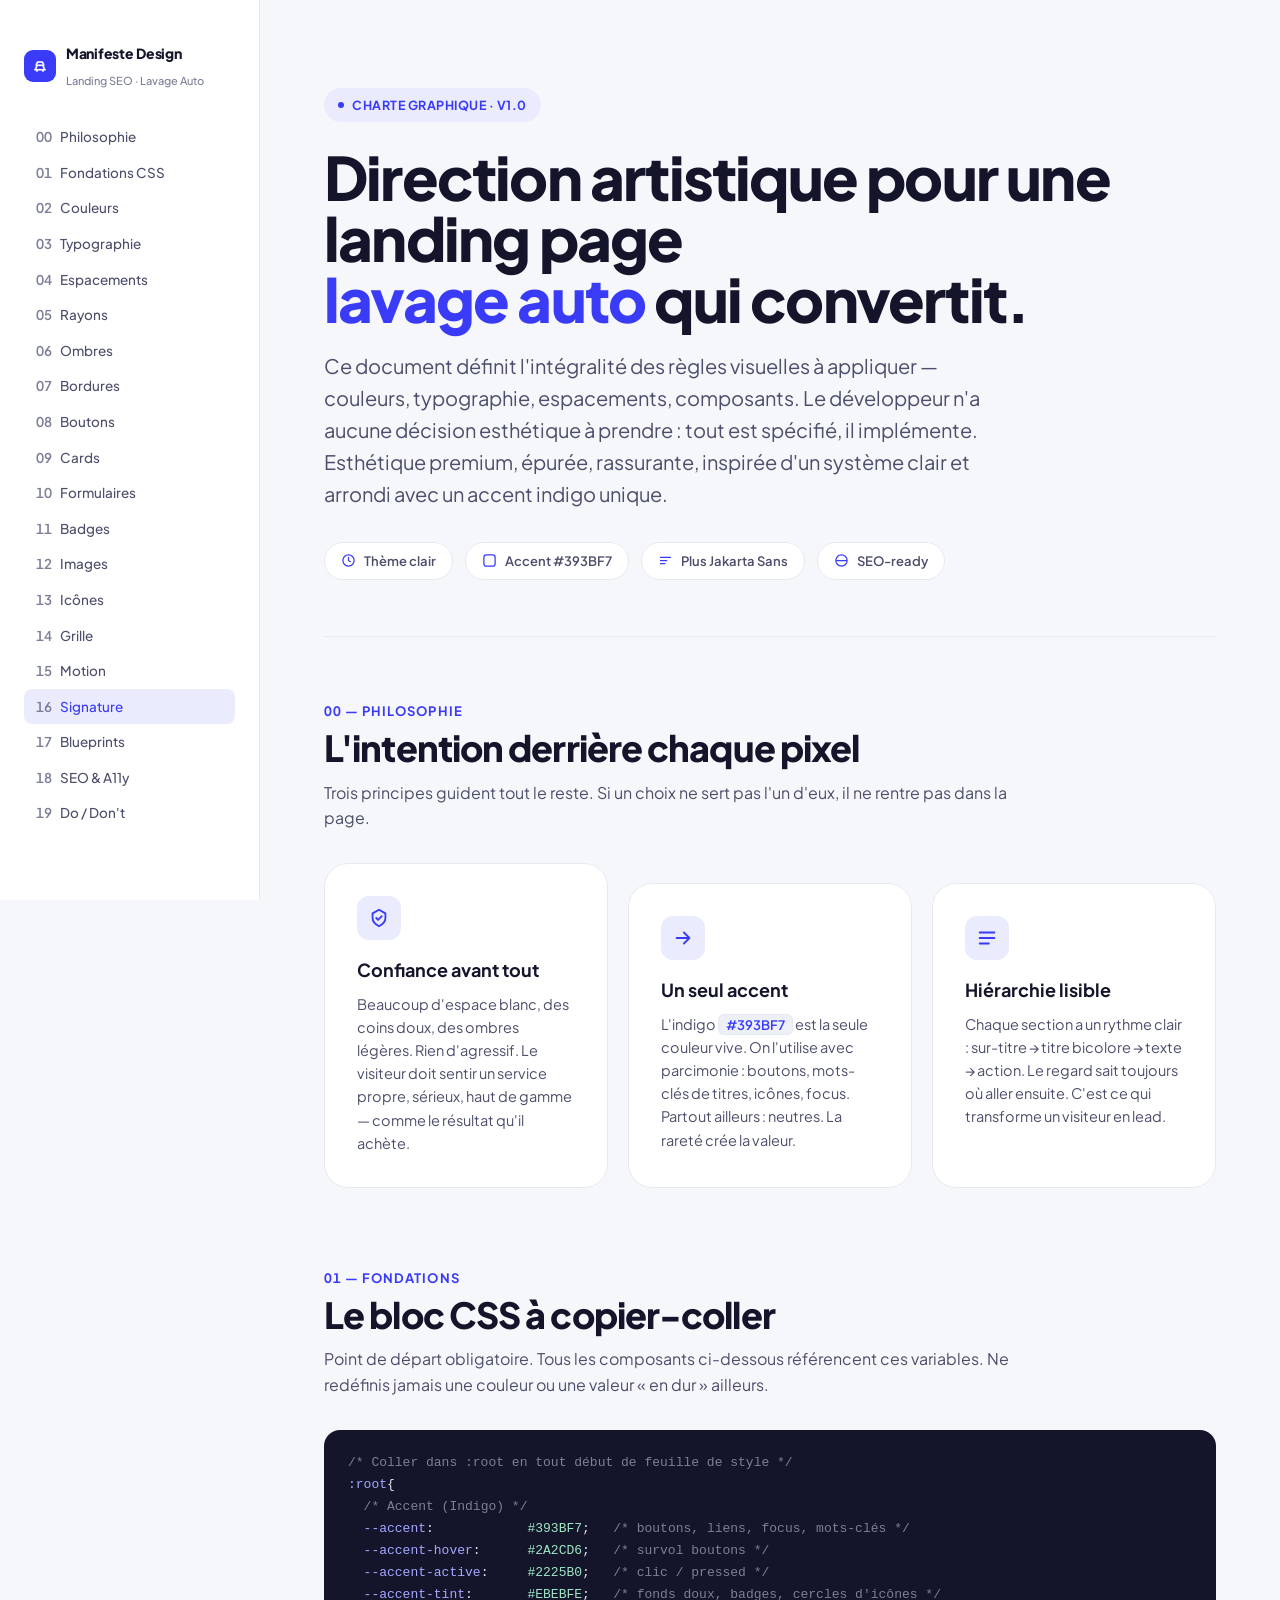
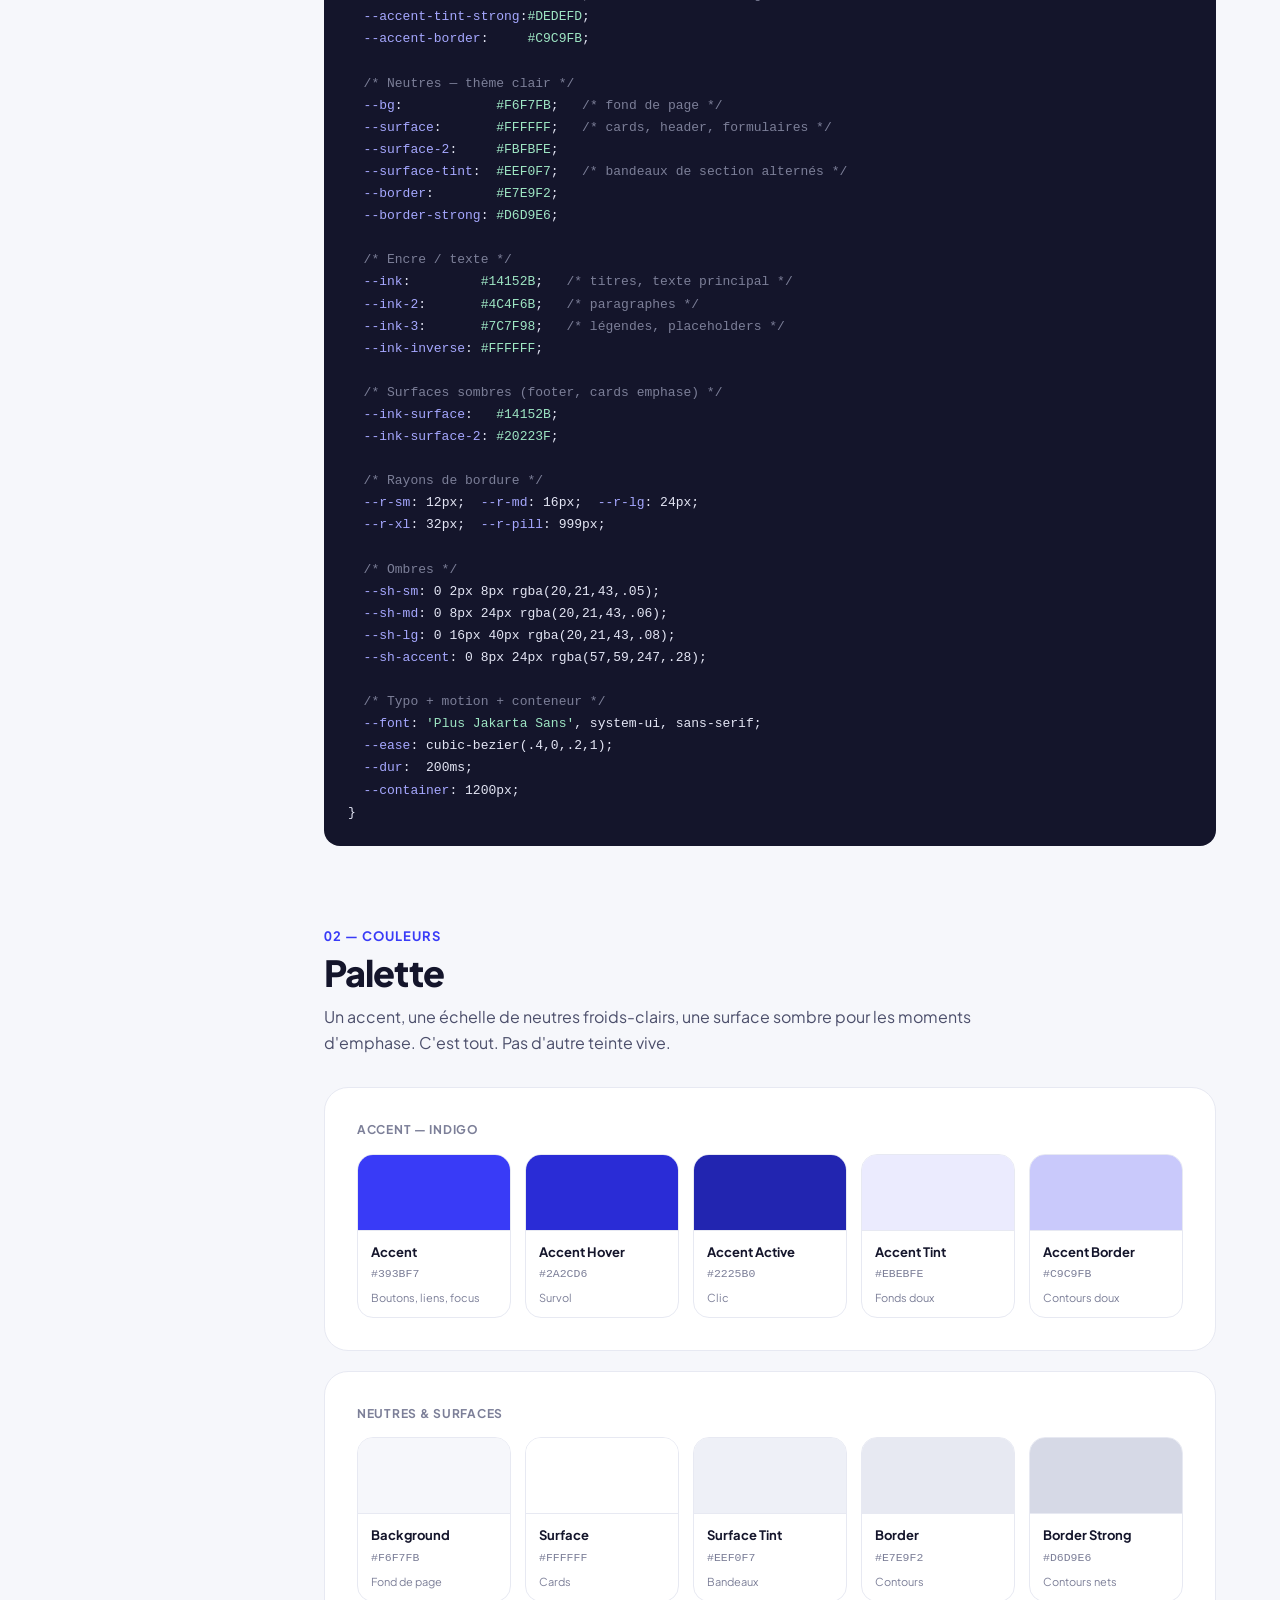
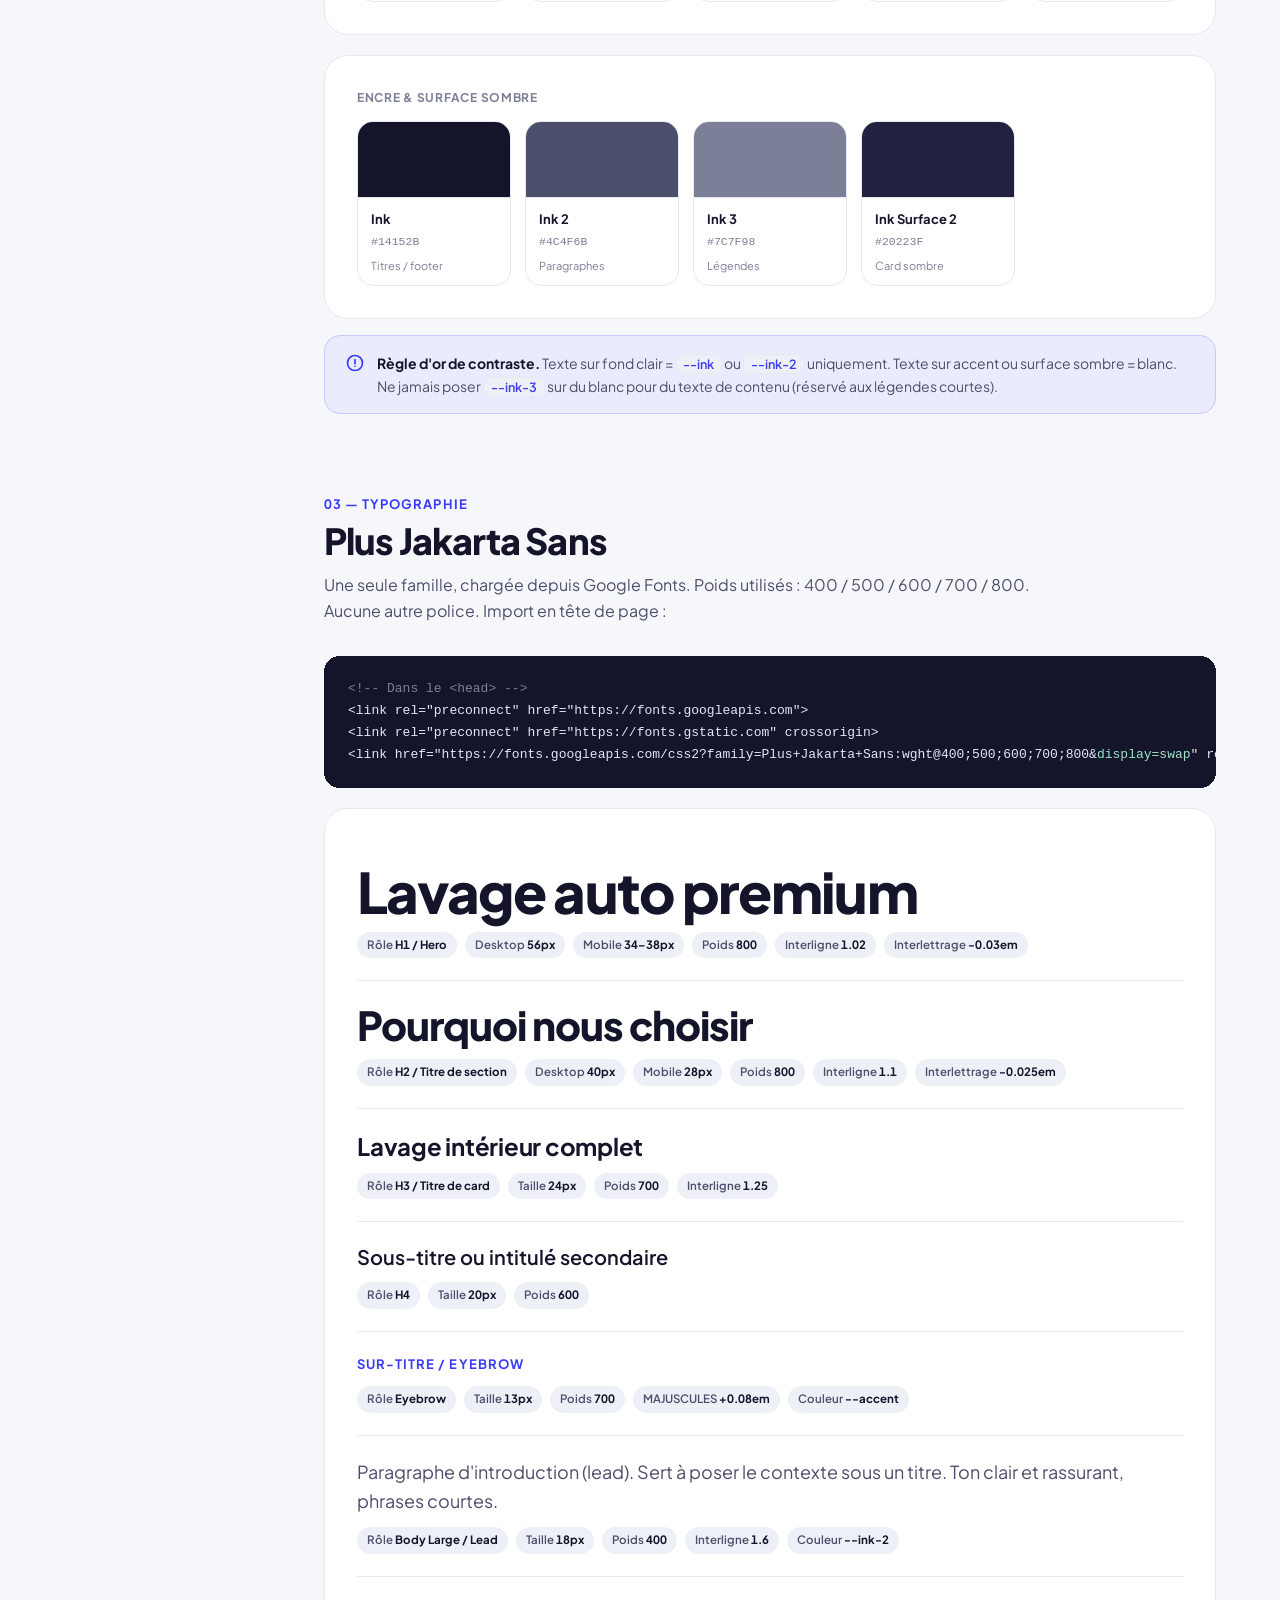
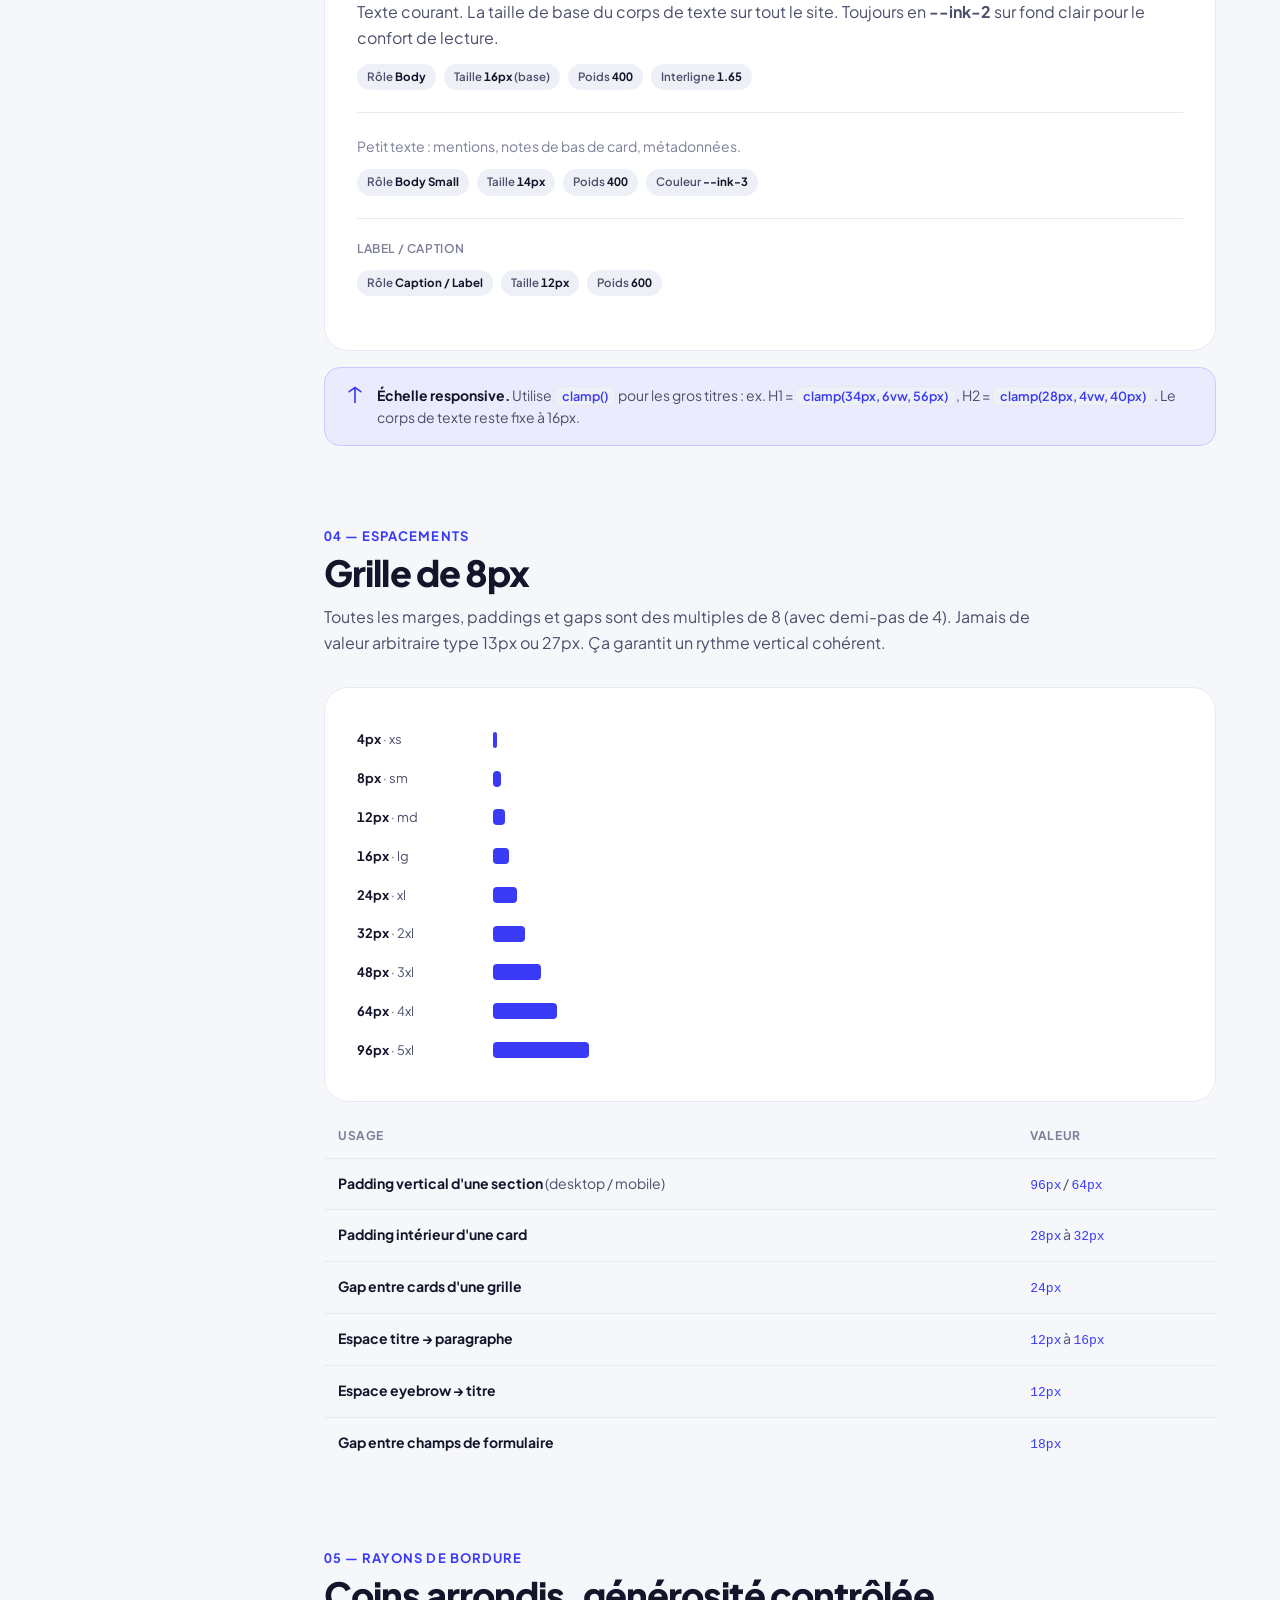
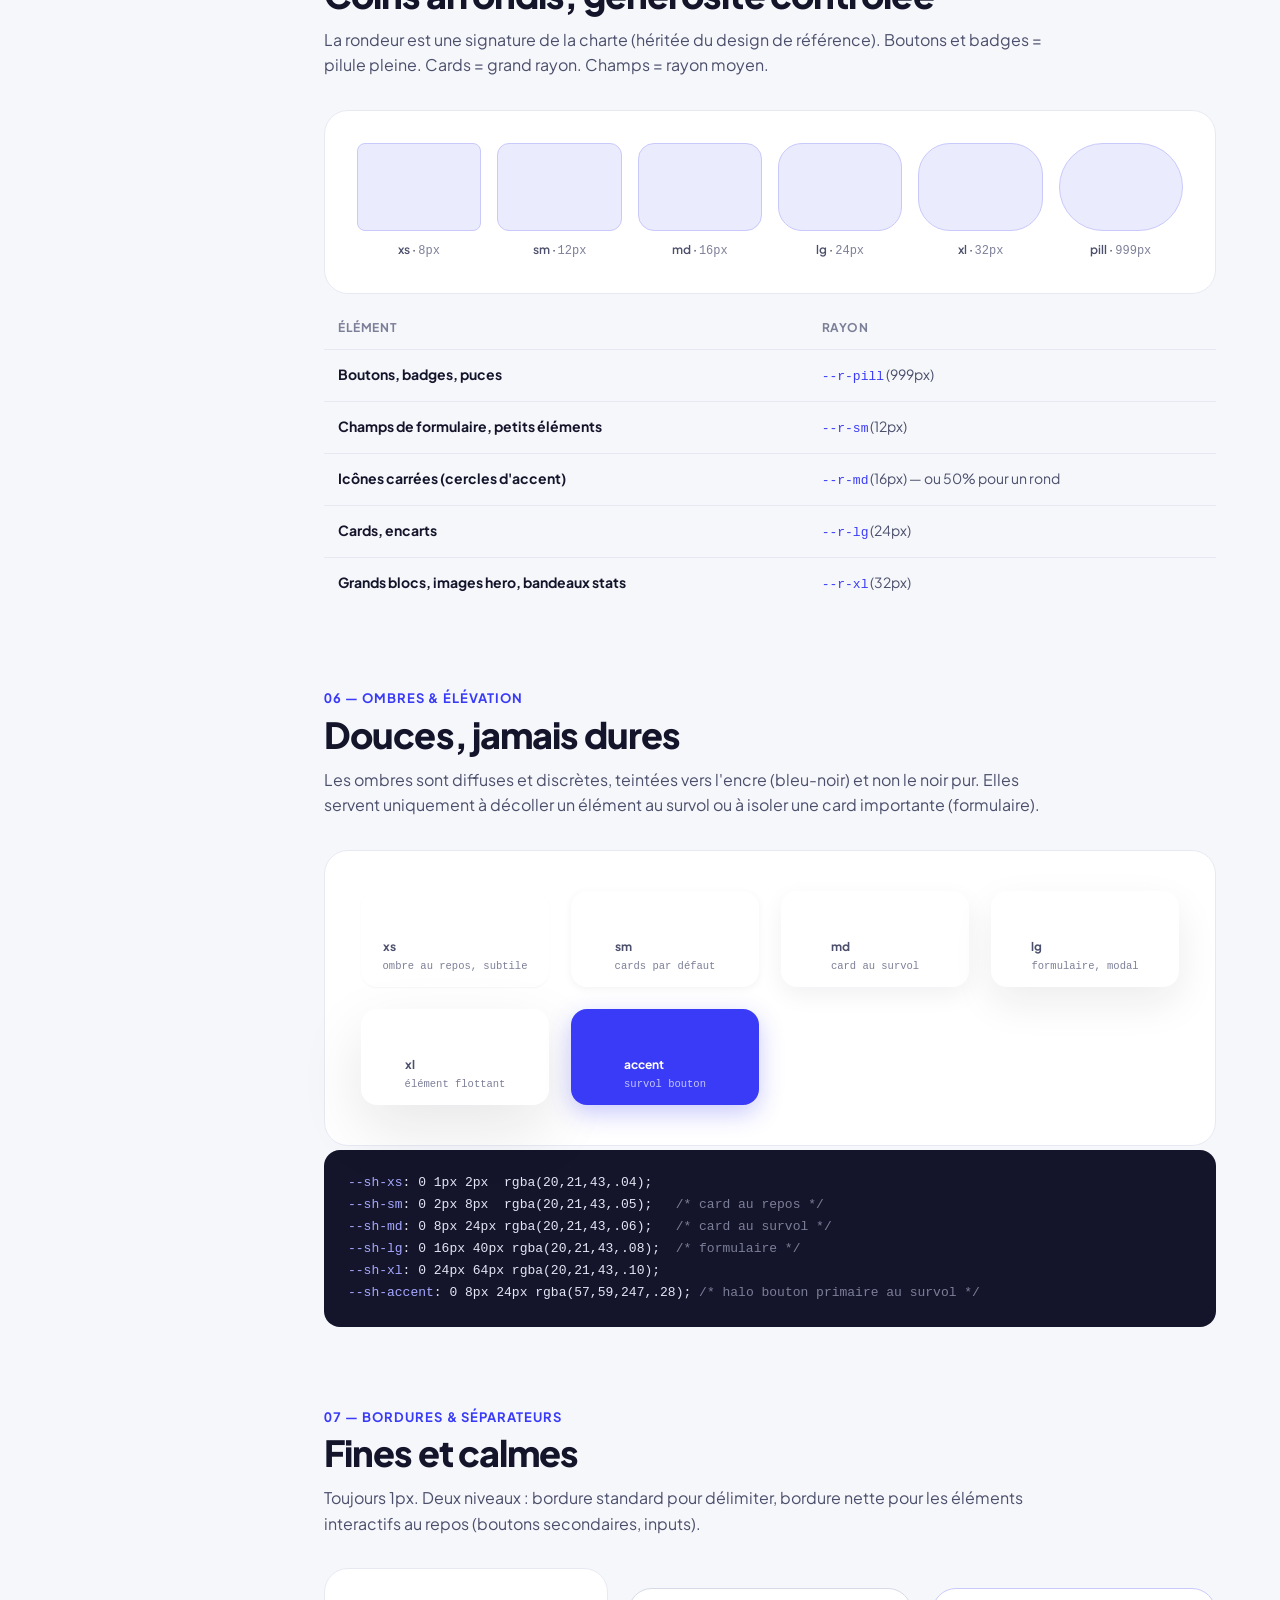
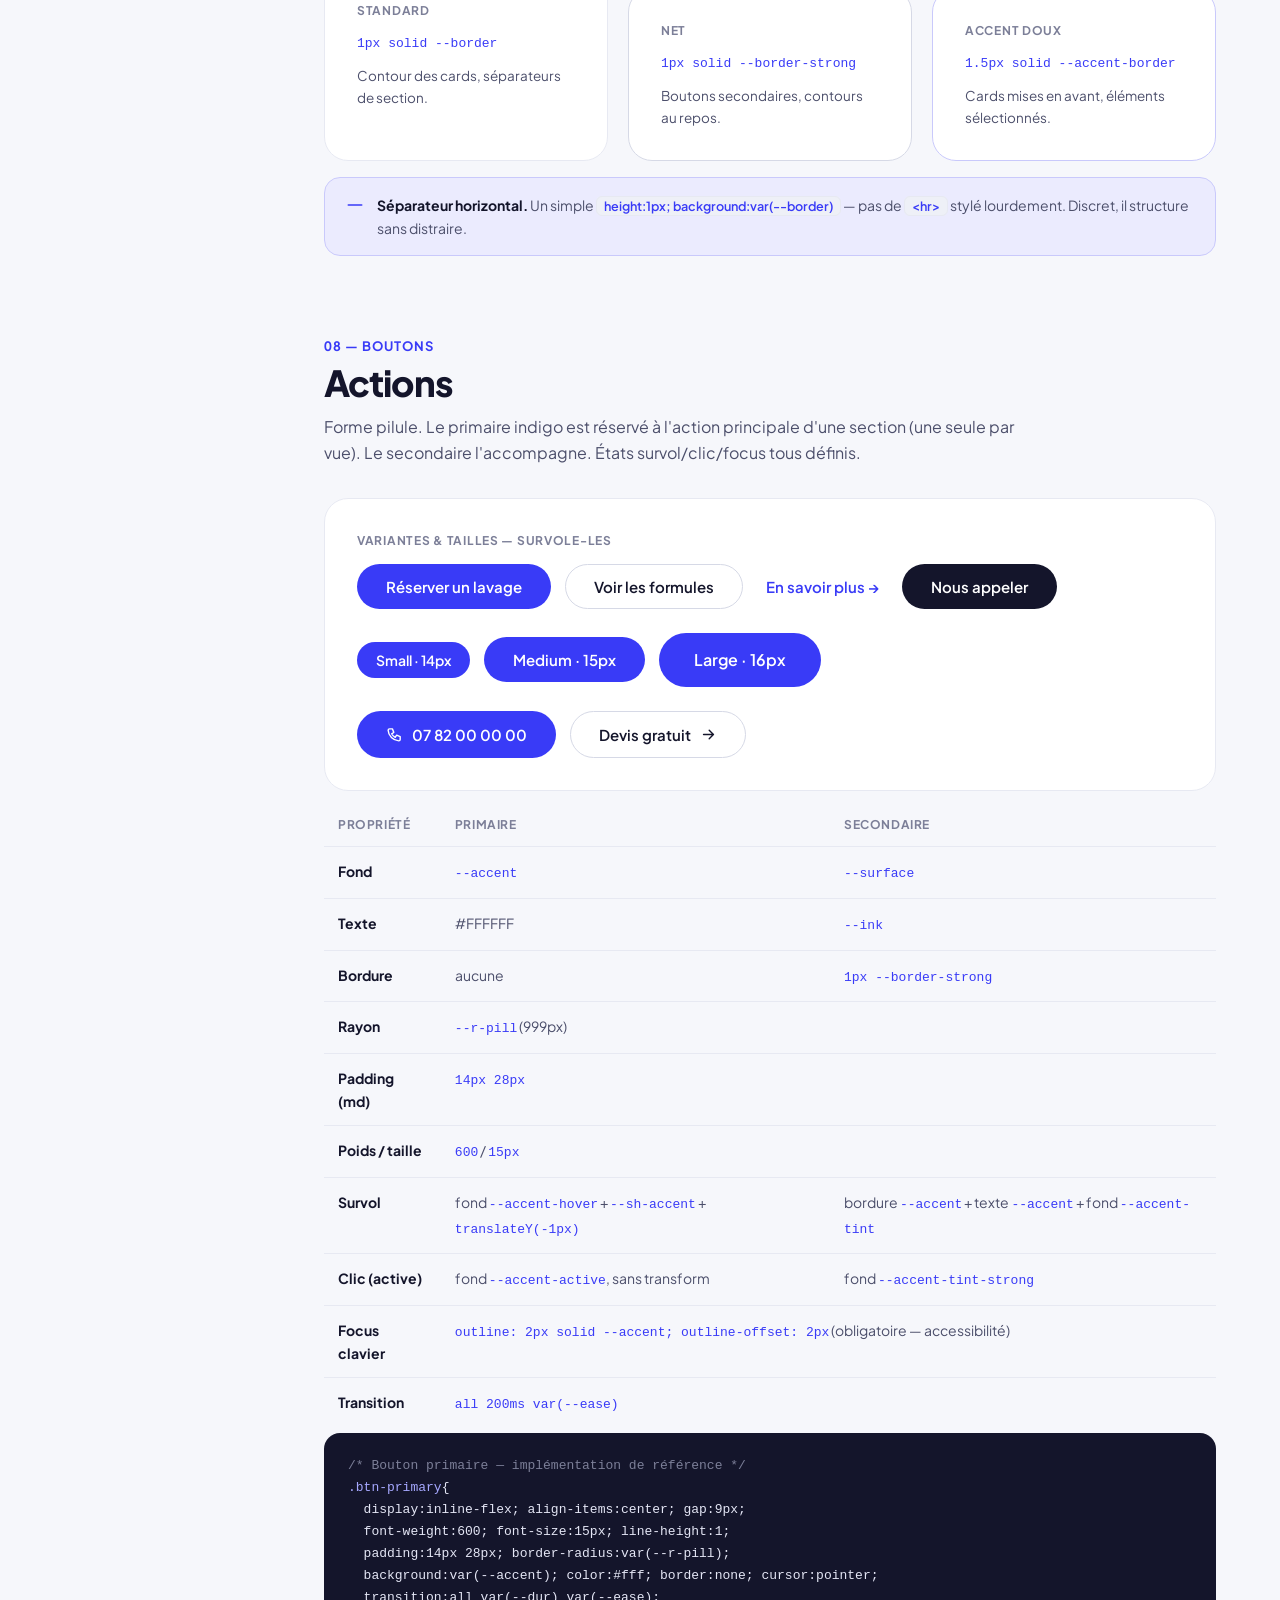
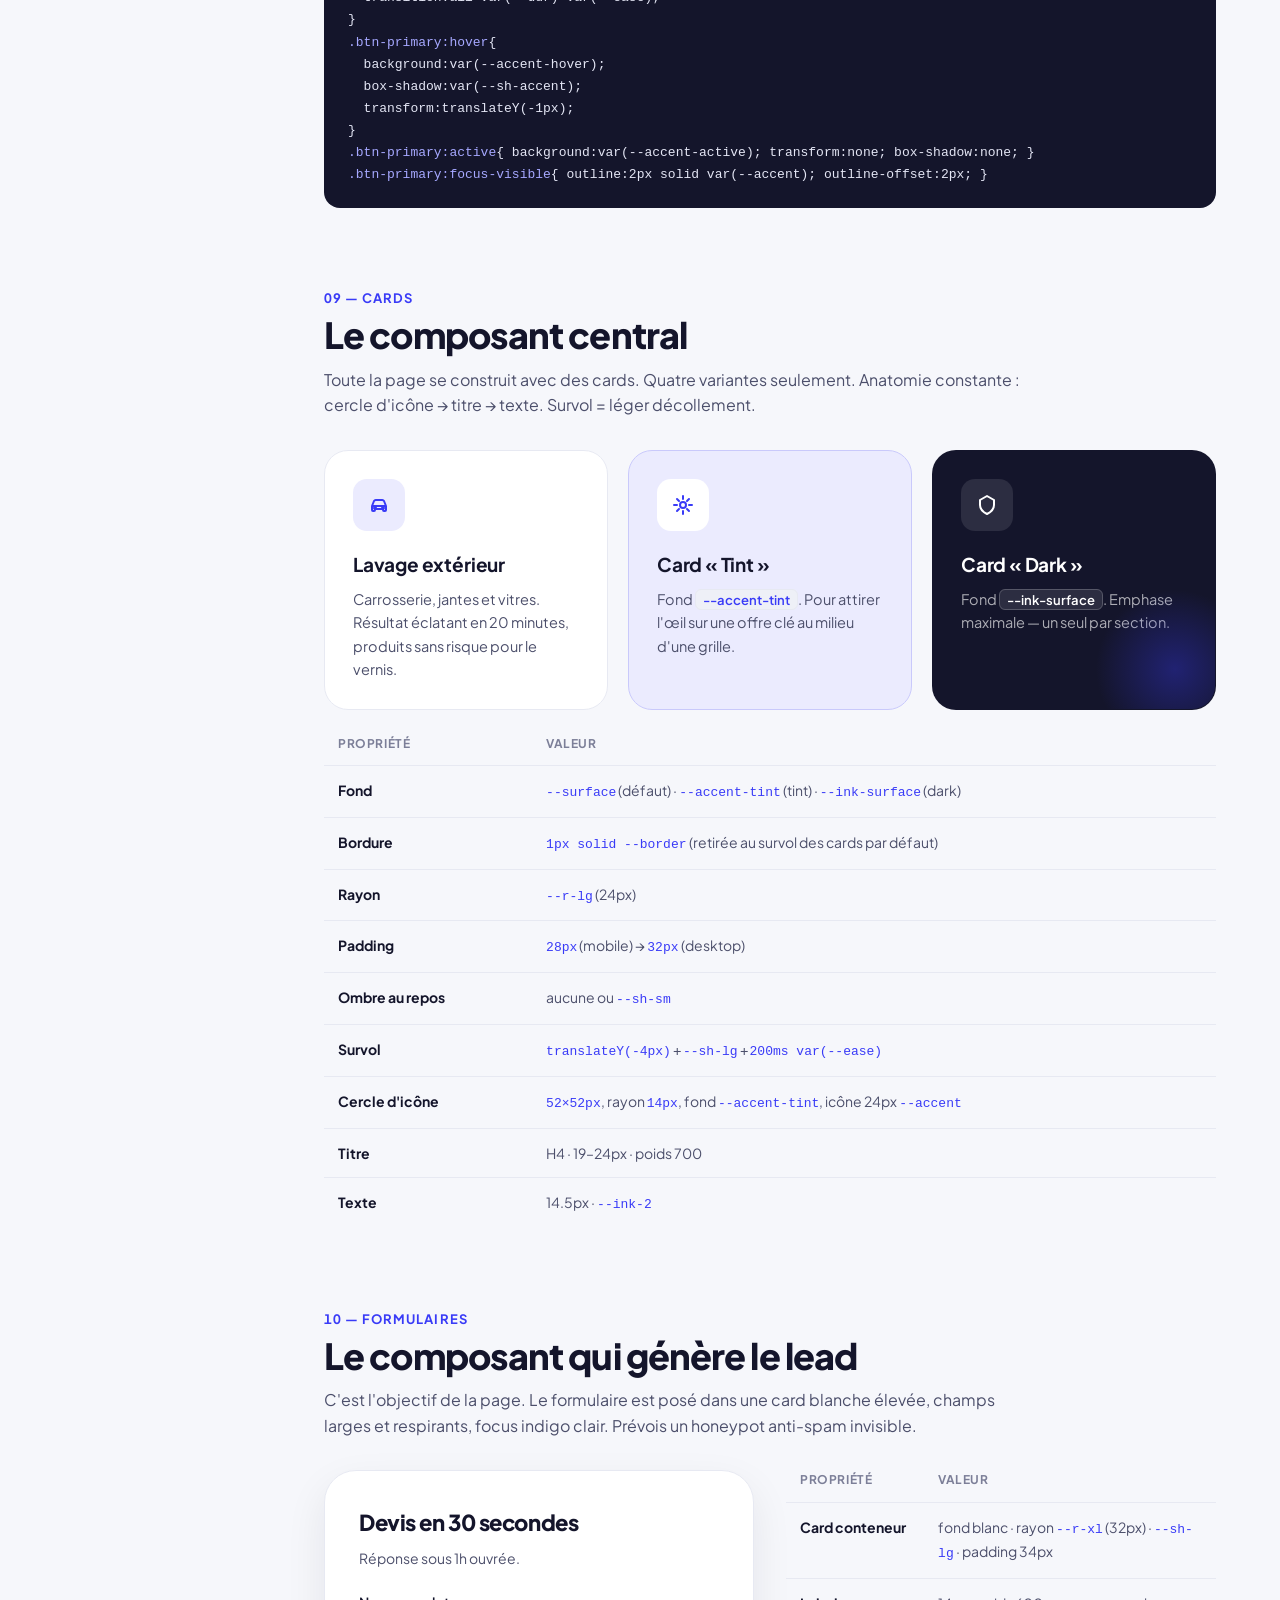
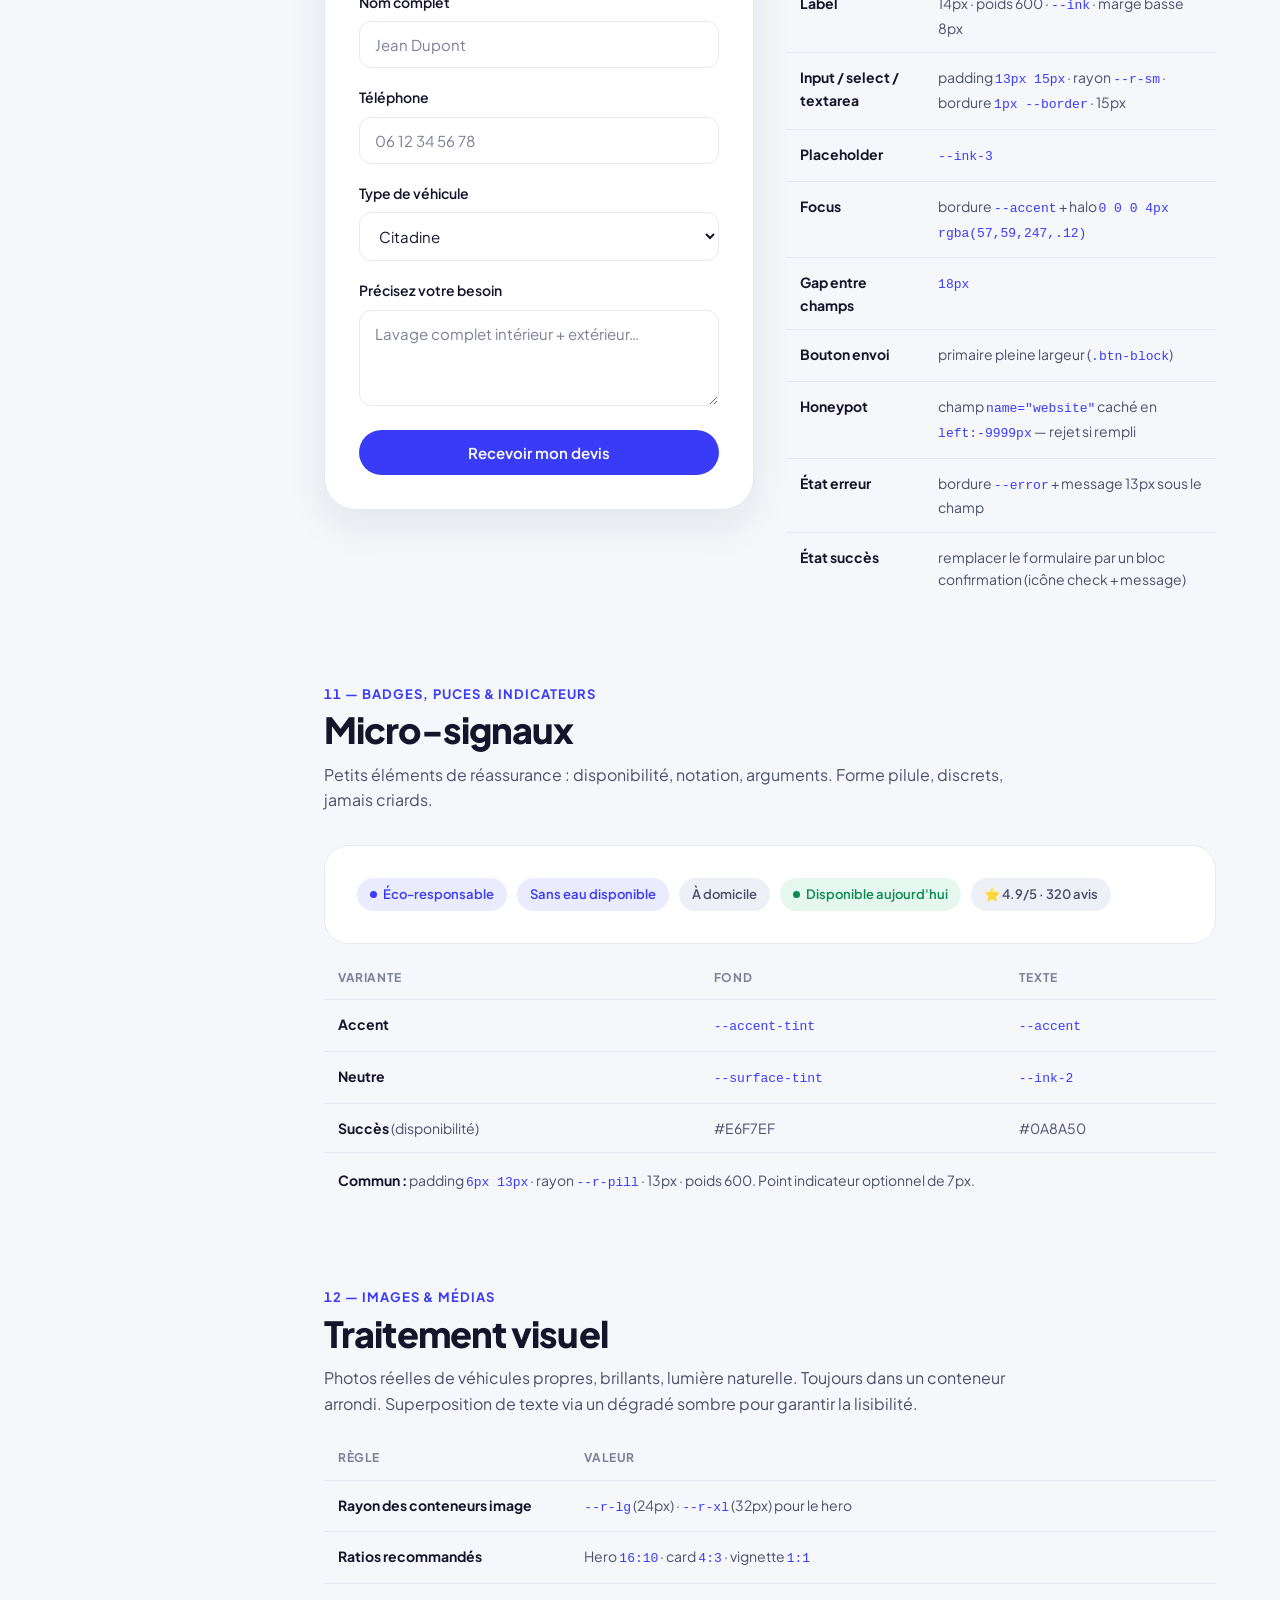
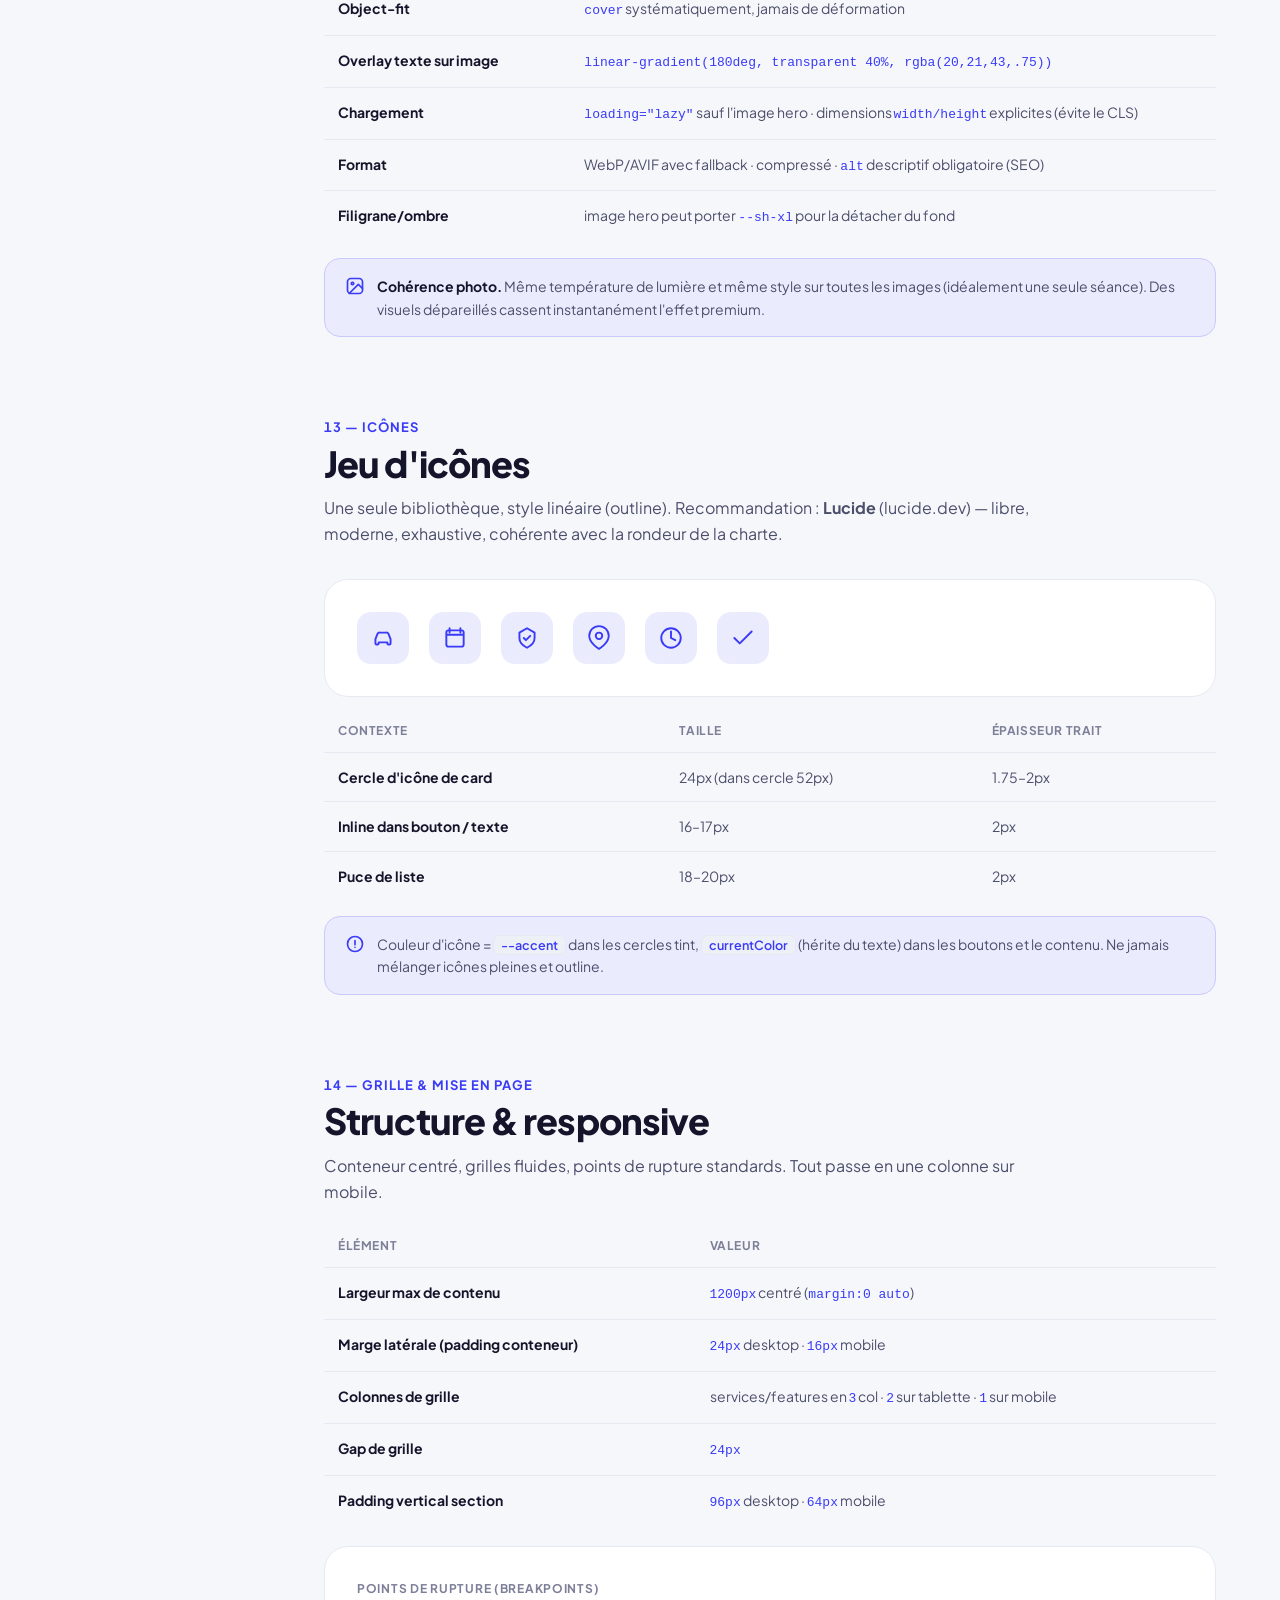
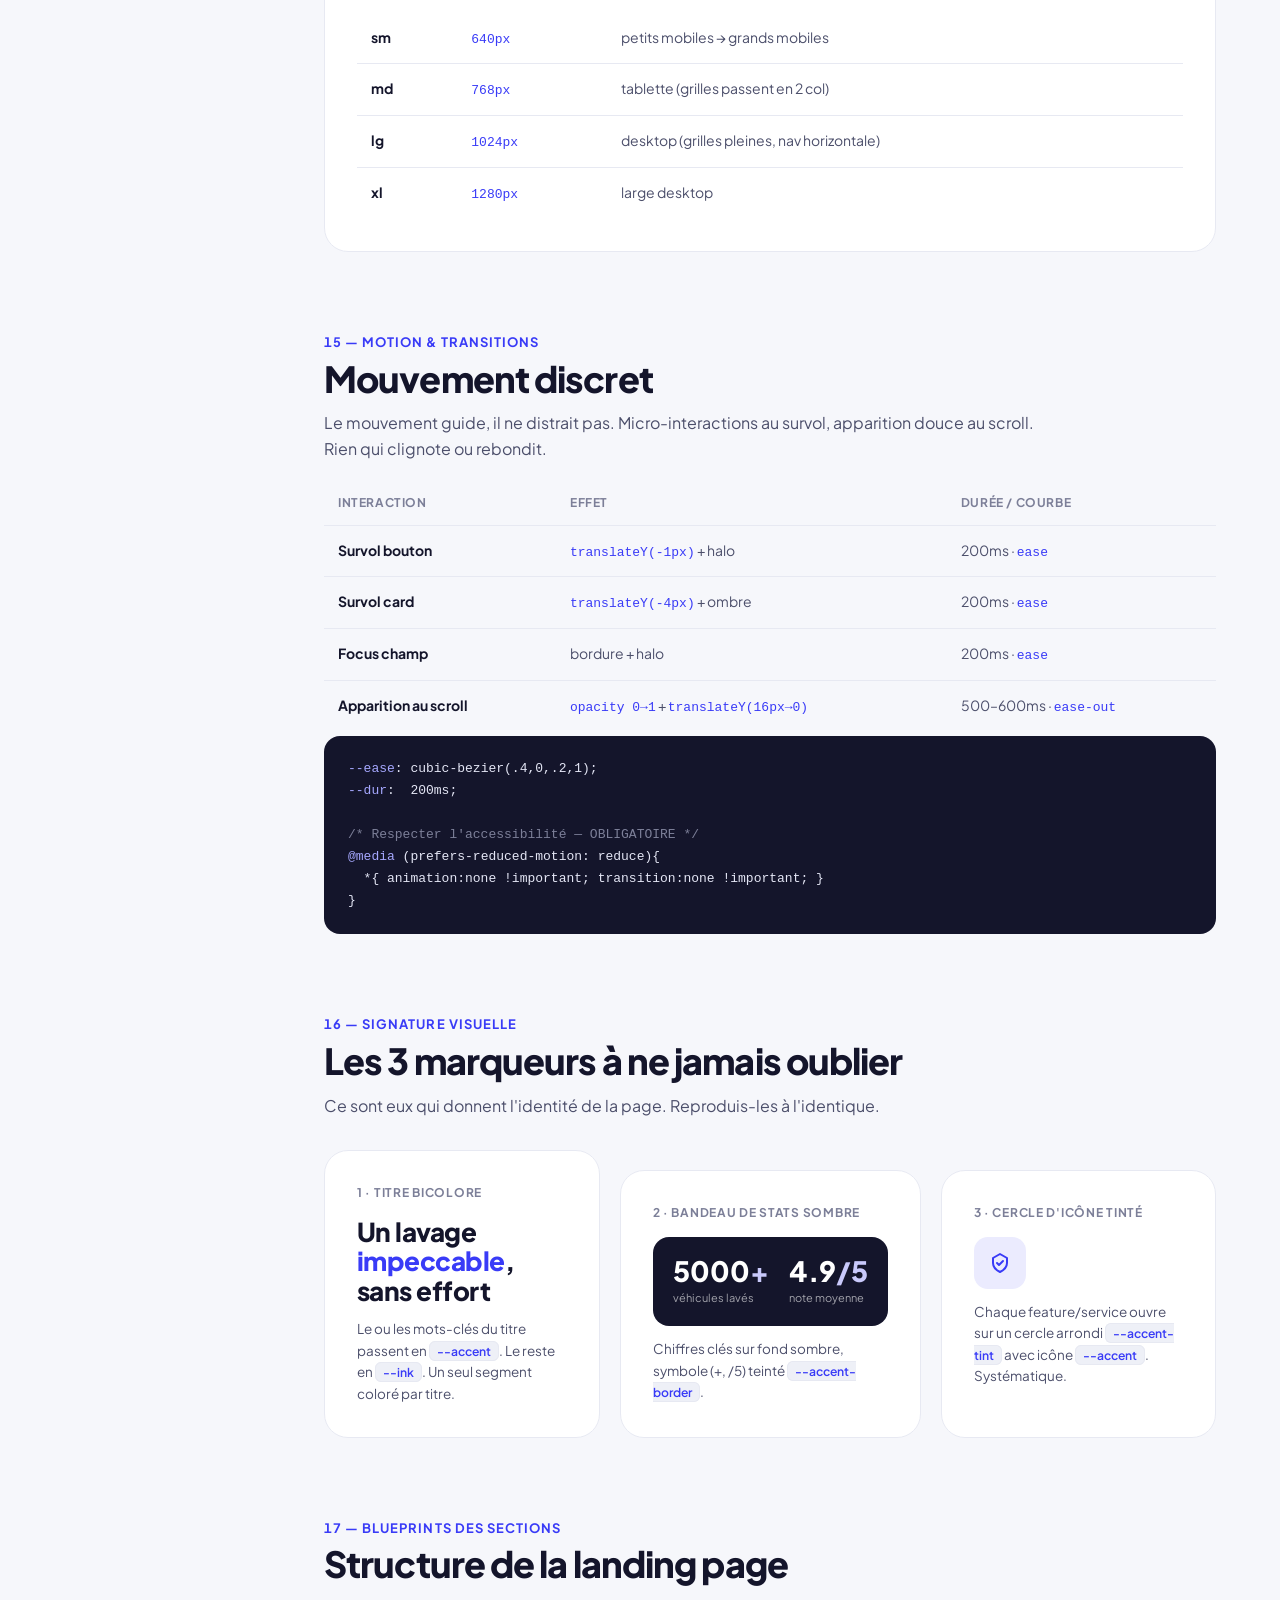
<file: manifeste-design-lavage-auto.html>
<!DOCTYPE html>
<html lang="fr">
<head>
<meta charset="UTF-8">
<meta name="viewport" content="width=device-width, initial-scale=1.0">
<title>Manifeste Design · Landing Page SEO Lavage Auto</title>
<link rel="preconnect" href="https://fonts.googleapis.com">
<link rel="preconnect" href="https://fonts.gstatic.com" crossorigin>
<link href="https://fonts.googleapis.com/css2?family=Plus+Jakarta+Sans:ital,wght@0,400;0,500;0,600;0,700;0,800;1,400&display=swap" rel="stylesheet">
<style>
/* ============================================================
   TOKENS — À COPIER-COLLER TEL QUEL DANS LE PROJET
   ============================================================ */
:root{
  /* — Accent (Indigo) — */
  --accent:            #393BF7;
  --accent-hover:      #2A2CD6;
  --accent-active:     #2225B0;
  --accent-tint:       #EBEBFE;
  --accent-tint-strong:#DEDEFD;
  --accent-border:     #C9C9FB;

  /* — Neutres (thème clair) — */
  --bg:            #F6F7FB;
  --surface:       #FFFFFF;
  --surface-2:     #FBFBFE;
  --surface-tint:  #EEF0F7;
  --border:        #E7E9F2;
  --border-strong: #D6D9E6;

  /* — Encre / texte — */
  --ink:         #14152B;
  --ink-2:       #4C4F6B;
  --ink-3:       #7C7F98;
  --ink-inverse: #FFFFFF;

  /* — Surfaces sombres (footer, cards emphase) — */
  --ink-surface:   #14152B;
  --ink-surface-2: #20223F;

  /* — Sémantique — */
  --success: #12B76A;
  --warning: #F79009;
  --error:   #F04438;

  /* — Rayons — */
  --r-xs:  8px;
  --r-sm:  12px;
  --r-md:  16px;
  --r-lg:  24px;
  --r-xl:  32px;
  --r-2xl: 40px;
  --r-pill:999px;

  /* — Ombres — */
  --sh-xs: 0 1px 2px rgba(20,21,43,.04);
  --sh-sm: 0 2px 8px rgba(20,21,43,.05);
  --sh-md: 0 8px 24px rgba(20,21,43,.06);
  --sh-lg: 0 16px 40px rgba(20,21,43,.08);
  --sh-xl: 0 24px 64px rgba(20,21,43,.10);
  --sh-accent: 0 8px 24px rgba(57,59,247,.28);

  /* — Typo — */
  --font: 'Plus Jakarta Sans', -apple-system, BlinkMacSystemFont, 'Segoe UI', Roboto, sans-serif;

  /* — Transition — */
  --ease: cubic-bezier(.4,0,.2,1);
  --dur:  200ms;

  /* — Conteneur / grille — */
  --container: 1200px;
  --gutter:    24px;
}

/* ============================================================
   STYLES DU DOCUMENT (manifeste)
   ============================================================ */
*{box-sizing:border-box;margin:0;padding:0}
html{scroll-behavior:smooth;scroll-padding-top:32px}
body{
  font-family:var(--font);
  background:var(--bg);
  color:var(--ink);
  line-height:1.6;
  -webkit-font-smoothing:antialiased;
  text-rendering:optimizeLegibility;
}
code,pre{font-family:'SF Mono',ui-monospace,'JetBrains Mono','Cascadia Code',Menlo,monospace}

/* Layout */
.wrap{display:grid;grid-template-columns:260px 1fr;max-width:1440px;margin:0 auto}
.toc{
  position:sticky;top:0;align-self:start;height:100vh;overflow-y:auto;
  padding:40px 24px;border-right:1px solid var(--border);background:var(--surface);
}
.toc-brand{display:flex;align-items:center;gap:10px;margin-bottom:28px}
.toc-logo{width:32px;height:32px;border-radius:9px;background:var(--accent);display:grid;place-items:center;flex-shrink:0}
.toc-logo svg{width:18px;height:18px}
.toc-brand b{font-size:14px;font-weight:800;letter-spacing:-.02em;line-height:1.2}
.toc-brand span{font-size:11px;color:var(--ink-3);font-weight:500}
.toc a{
  display:block;padding:7px 12px;border-radius:8px;text-decoration:none;
  color:var(--ink-2);font-size:13.5px;font-weight:500;transition:var(--dur) var(--ease);
}
.toc a:hover{background:var(--surface-tint);color:var(--ink)}
.toc a .n{color:var(--ink-3);font-variant-numeric:tabular-nums;margin-right:8px;font-weight:600}
.main{padding:0 clamp(24px,5vw,72px) 120px;min-width:0}

/* Cover */
.cover{padding:88px 0 56px;border-bottom:1px solid var(--border);margin-bottom:64px}
.tag{
  display:inline-flex;align-items:center;gap:8px;background:var(--accent-tint);color:var(--accent);
  font-size:12.5px;font-weight:700;letter-spacing:.04em;text-transform:uppercase;
  padding:7px 14px;border-radius:var(--r-pill);margin-bottom:24px;
}
.tag .dot{width:6px;height:6px;border-radius:50%;background:var(--accent)}
.cover h1{font-size:clamp(38px,6vw,60px);font-weight:800;line-height:1.02;letter-spacing:-.03em;margin-bottom:20px}
.cover h1 em{color:var(--accent);font-style:normal}
.cover .lead{font-size:clamp(17px,2.4vw,20px);color:var(--ink-2);max-width:680px;font-weight:400}
.cover-meta{display:flex;flex-wrap:wrap;gap:12px;margin-top:32px}
.chip{
  display:inline-flex;align-items:center;gap:8px;background:var(--surface);border:1px solid var(--border);
  padding:8px 16px;border-radius:var(--r-pill);font-size:13px;font-weight:600;color:var(--ink-2);
}
.chip svg{width:15px;height:15px;color:var(--accent)}

/* Section shell */
section{margin-bottom:80px;scroll-margin-top:24px}
.sec-head{margin-bottom:32px}
.sec-num{font-size:13px;font-weight:700;color:var(--accent);letter-spacing:.08em;font-variant-numeric:tabular-nums}
.sec-head h2{font-size:clamp(26px,3.4vw,36px);font-weight:800;letter-spacing:-.025em;line-height:1.1;margin-top:6px}
.sec-head p{font-size:16px;color:var(--ink-2);max-width:720px;margin-top:12px}

/* Content cards */
.panel{background:var(--surface);border:1px solid var(--border);border-radius:var(--r-lg);padding:32px}
.panel + .panel{margin-top:20px}
.grid{display:grid;gap:20px}
.g2{grid-template-columns:repeat(2,1fr)}
.g3{grid-template-columns:repeat(3,1fr)}
.g4{grid-template-columns:repeat(4,1fr)}
@media(max-width:900px){.g2,.g3,.g4{grid-template-columns:1fr}}

.label{font-size:12px;font-weight:700;text-transform:uppercase;letter-spacing:.06em;color:var(--ink-3);margin-bottom:14px}

/* Colours */
.swatches{display:grid;grid-template-columns:repeat(auto-fill,minmax(150px,1fr));gap:14px}
.sw{border:1px solid var(--border);border-radius:var(--r-md);overflow:hidden;background:var(--surface)}
.sw .box{height:76px;border-bottom:1px solid var(--border)}
.sw .meta{padding:11px 13px}
.sw .meta b{display:block;font-size:13px;font-weight:700}
.sw .meta code{display:block;font-size:11.5px;color:var(--ink-3);margin-top:3px}
.sw .meta small{display:block;font-size:11px;color:var(--ink-3);margin-top:5px}

/* Type specimens */
.spec{padding:22px 0;border-bottom:1px solid var(--border)}
.spec:last-child{border-bottom:0}
.spec .demo{color:var(--ink)}
.spec .info{display:flex;flex-wrap:wrap;gap:8px;margin-top:12px}
.pill-i{font-size:11.5px;font-weight:600;color:var(--ink-2);background:var(--surface-tint);padding:4px 10px;border-radius:var(--r-pill);font-variant-numeric:tabular-nums}
.pill-i b{color:var(--ink);font-weight:700}

/* Code */
pre{
  background:var(--ink-surface);color:#E4E6F5;border-radius:var(--r-md);padding:22px 24px;
  overflow-x:auto;font-size:13px;line-height:1.7;margin-top:4px;
}
pre .c{color:#7C7F98}
pre .p{color:#A6A8FF}
pre .v{color:#9EE6C4}
.inline{background:var(--surface-tint);border:1px solid var(--border);padding:1px 7px;border-radius:6px;font-size:.9em;color:var(--accent);font-weight:600}

/* Spacing scale */
.space-row{display:flex;align-items:center;gap:16px;padding:9px 0}
.space-row .bar{height:16px;background:var(--accent);border-radius:4px}
.space-row .t{font-size:13px;color:var(--ink-2);font-variant-numeric:tabular-nums;min-width:120px}
.space-row .t b{color:var(--ink)}

/* Radius demo */
.radius-demo{display:grid;grid-template-columns:repeat(auto-fill,minmax(120px,1fr));gap:16px}
.rd{text-align:center}
.rd .b{height:88px;background:var(--accent-tint);border:1.5px solid var(--accent-border)}
.rd small{display:block;margin-top:9px;font-size:12px;color:var(--ink-2);font-weight:600}
.rd small code{color:var(--ink-3);font-weight:400}

/* Shadow demo */
.shadow-demo{display:grid;grid-template-columns:repeat(auto-fill,minmax(150px,1fr));gap:22px;padding:8px 4px}
.shd{background:var(--surface);border-radius:var(--r-md);height:96px;display:grid;place-items:end center;padding-bottom:12px}
.shd small{font-size:12px;font-weight:700;color:var(--ink-2)}
.shd small code{display:block;color:var(--ink-3);font-weight:400;font-size:10.5px;margin-top:2px}

/* Buttons live */
.btn{
  display:inline-flex;align-items:center;justify-content:center;gap:9px;cursor:pointer;
  font-family:var(--font);font-weight:600;font-size:15px;line-height:1;border:1px solid transparent;
  border-radius:var(--r-pill);padding:14px 28px;transition:var(--dur) var(--ease);text-decoration:none;white-space:nowrap;
}
.btn svg{width:17px;height:17px}
.btn-primary{background:var(--accent);color:#fff}
.btn-primary:hover{background:var(--accent-hover);box-shadow:var(--sh-accent);transform:translateY(-1px)}
.btn-primary:active{background:var(--accent-active);transform:translateY(0);box-shadow:none}
.btn-secondary{background:var(--surface);color:var(--ink);border-color:var(--border-strong)}
.btn-secondary:hover{border-color:var(--accent);color:var(--accent);background:var(--accent-tint)}
.btn-ghost{background:transparent;color:var(--accent);padding-left:8px;padding-right:8px}
.btn-ghost:hover{background:var(--accent-tint)}
.btn-dark{background:var(--ink-surface);color:#fff}
.btn-dark:hover{background:var(--ink-surface-2);transform:translateY(-1px)}
.btn-sm{padding:10px 18px;font-size:14px}
.btn-lg{padding:18px 34px;font-size:16px}
.btn-block{display:flex;width:100%}
.btn-tray{display:flex;flex-wrap:wrap;gap:14px;align-items:center}

/* Feature / service card examples */
.card{background:var(--surface);border:1px solid var(--border);border-radius:var(--r-lg);padding:28px;transition:var(--dur) var(--ease)}
.card:hover{transform:translateY(-4px);box-shadow:var(--sh-lg);border-color:transparent}
.card .ic{width:52px;height:52px;border-radius:14px;background:var(--accent-tint);display:grid;place-items:center;margin-bottom:18px}
.card .ic svg{width:24px;height:24px;color:var(--accent)}
.card h4{font-size:19px;font-weight:700;letter-spacing:-.01em;margin-bottom:9px}
.card p{font-size:14.5px;color:var(--ink-2)}
.card-dark{background:var(--ink-surface);border-color:transparent;color:#fff;position:relative;overflow:hidden}
.card-dark .ic{background:rgba(255,255,255,.1)}
.card-dark .ic svg{color:#fff}
.card-dark p{color:rgba(255,255,255,.65)}
.card-dark::after{content:"";position:absolute;right:-40px;bottom:-40px;width:160px;height:160px;border-radius:50%;background:radial-gradient(circle,rgba(57,59,247,.35),transparent 70%)}
.card-tint{background:var(--accent-tint);border-color:var(--accent-border)}

/* Stat card (band) */
.statband{background:var(--ink-surface);border-radius:var(--r-xl);padding:40px;display:grid;grid-template-columns:repeat(4,1fr);gap:20px}
@media(max-width:900px){.statband{grid-template-columns:repeat(2,1fr);padding:28px}}
.stat .num{font-size:44px;font-weight:800;letter-spacing:-.03em;line-height:1;color:#fff}
.stat .num em{color:var(--accent-border);font-style:normal}
.stat .lbl{font-size:13.5px;color:rgba(255,255,255,.6);margin-top:8px;font-weight:500}

/* Form example */
.form-card{background:var(--surface);border:1px solid var(--border);border-radius:var(--r-xl);padding:34px;box-shadow:var(--sh-lg);max-width:460px}
.field{margin-bottom:18px}
.field label{display:block;font-size:14px;font-weight:600;color:var(--ink);margin-bottom:8px}
.field input,.field select,.field textarea{
  width:100%;font-family:var(--font);font-size:15px;color:var(--ink);background:var(--surface);
  border:1px solid var(--border);border-radius:var(--r-sm);padding:13px 15px;transition:var(--dur) var(--ease);
}
.field input::placeholder,.field textarea::placeholder{color:var(--ink-3)}
.field input:focus,.field select:focus,.field textarea:focus{
  outline:none;border-color:var(--accent);box-shadow:0 0 0 4px rgba(57,59,247,.12);
}
.field textarea{resize:vertical;min-height:96px}
.hp{position:absolute;left:-9999px;opacity:0;height:0;width:0}

/* Badges */
.badge{display:inline-flex;align-items:center;gap:6px;font-size:13px;font-weight:600;padding:6px 13px;border-radius:var(--r-pill)}
.badge-accent{background:var(--accent-tint);color:var(--accent)}
.badge-neutral{background:var(--surface-tint);color:var(--ink-2)}
.badge-success{background:#E6F7EF;color:#0A8A50}
.badge .d{width:7px;height:7px;border-radius:50%;background:currentColor}
.badge-tray{display:flex;flex-wrap:wrap;gap:10px}

/* Blueprint / wireframe */
.bp{background:var(--surface-2);border:1px dashed var(--border-strong);border-radius:var(--r-md);padding:18px 20px;margin-bottom:12px;position:relative}
.bp .bp-tag{position:absolute;top:14px;right:16px;font-size:11px;font-weight:700;color:var(--ink-3);text-transform:uppercase;letter-spacing:.05em}
.bp h5{font-size:15px;font-weight:700;color:var(--ink);margin-bottom:5px}
.bp p{font-size:13.5px;color:var(--ink-2)}
.bp code{color:var(--accent);font-size:12.5px}
/* Wireframes de disposition (section 17) */
.wire{background:var(--surface-2);border:1px solid var(--border);border-radius:var(--r-md);padding:20px}
.wbox{background:var(--surface);border:1px solid var(--border-strong);border-radius:10px;padding:13px;display:flex;flex-direction:column;justify-content:center;min-height:62px;position:relative;overflow:hidden}
.wbox.dark{background:var(--ink-surface);border-color:transparent}
.wbox.dark .wl{color:#fff}
.wbox.dark .ws{color:rgba(255,255,255,.55)}
.wbox.tint{background:var(--accent-tint);border-color:var(--accent-border)}
.wbox.img{background:repeating-linear-gradient(135deg,#d4d7e1,#d4d7e1 10px,#dfe2ec 10px,#dfe2ec 20px);border-color:transparent}
.wbox.img .wl{color:var(--ink-2)}
.wl{font-size:12.5px;font-weight:700;color:var(--ink);line-height:1.3}
.ws{font-size:10.5px;color:var(--ink-3);margin-top:3px;line-height:1.35}
.pattern-head{display:flex;align-items:center;gap:12px;margin-bottom:10px}
.pattern-head .pn{font-size:14px;font-weight:800;color:#fff;background:var(--accent);width:30px;height:30px;border-radius:9px;display:grid;place-items:center;flex-shrink:0}
.pattern-head h4{font-size:21px;font-weight:800;letter-spacing:-.02em}
.spec-box{margin-top:16px;background:var(--surface-tint);border-radius:var(--r-md);padding:16px 18px;font-size:13px;color:var(--ink-2)}
.spec-box b.st{color:var(--ink);display:block;margin-bottom:9px;font-size:11px;text-transform:uppercase;letter-spacing:.06em}
.spec-box .sr{display:flex;flex-direction:column;gap:7px}
.spec-box .sr>div{line-height:1.5}
.spec-box code{color:var(--accent);font-size:12.5px}
.assemble{display:flex;gap:14px;align-items:flex-start;padding:14px 0;border-bottom:1px solid var(--border)}
.assemble:last-child{border-bottom:0}
.assemble .idx{font-size:12px;font-weight:800;color:var(--ink-3);font-variant-numeric:tabular-nums;min-width:20px;padding-top:3px}
.assemble .ac{flex:1;min-width:0}
.assemble .an{font-size:14.5px;font-weight:700;color:var(--ink)}
.assemble .ad{font-size:13px;color:var(--ink-2);margin-top:2px}
.ptag{display:inline-flex;align-items:center;font-size:11px;font-weight:700;color:var(--accent);background:var(--accent-tint);padding:5px 11px;border-radius:var(--r-pill);white-space:nowrap;flex-shrink:0;margin-top:3px}
.ptag.comp{color:var(--ink-2);background:var(--surface-tint)}

/* Do / Dont */
.dd{display:grid;grid-template-columns:1fr 1fr;gap:20px}
@media(max-width:900px){.dd{grid-template-columns:1fr}}
.dd-col{border-radius:var(--r-lg);padding:24px;border:1px solid var(--border)}
.dd-do{background:#F0FBF6;border-color:#C6EDDA}
.dd-dont{background:#FEF3F2;border-color:#FCD9D5}
.dd-col h4{display:flex;align-items:center;gap:9px;font-size:15px;font-weight:800;margin-bottom:14px}
.dd-do h4{color:#0A8A50}.dd-dont h4{color:#C0362B}
.dd-col ul{list-style:none;display:flex;flex-direction:column;gap:11px}
.dd-col li{font-size:14px;color:var(--ink-2);padding-left:26px;position:relative;line-height:1.5}
.dd-col li::before{position:absolute;left:0;top:0;font-weight:700}
.dd-do li::before{content:"✓";color:#0A8A50}
.dd-dont li::before{content:"✕";color:#C0362B}

.note{background:var(--accent-tint);border:1px solid var(--accent-border);border-radius:var(--r-md);padding:16px 20px;font-size:14px;color:var(--ink-2);display:flex;gap:12px;margin-top:16px}
.note svg{width:20px;height:20px;color:var(--accent);flex-shrink:0;margin-top:1px}
.note b{color:var(--ink)}

.tbl{width:100%;border-collapse:collapse;font-size:14px}
.tbl th{text-align:left;font-size:12px;text-transform:uppercase;letter-spacing:.05em;color:var(--ink-3);padding:0 14px 12px;border-bottom:1px solid var(--border);font-weight:700}
.tbl td{padding:13px 14px;border-bottom:1px solid var(--border);color:var(--ink-2);vertical-align:top}
.tbl td b{color:var(--ink);font-weight:700}
.tbl code{color:var(--accent);font-size:13px}
.tbl tr:last-child td{border-bottom:0}

.divider{height:1px;background:var(--border);margin:32px 0}

@media(max-width:1000px){
  .wrap{grid-template-columns:1fr}
  .toc{position:static;height:auto;border-right:0;border-bottom:1px solid var(--border);padding:24px}
  .toc-links{display:grid;grid-template-columns:repeat(2,1fr);gap:2px}
}
</style>
</head>
<body>
<div class="wrap">

  <!-- ============ TOC ============ -->
  <nav class="toc">
    <div class="toc-brand">
      <div class="toc-logo">
        <svg viewBox="0 0 24 24" fill="none" stroke="#fff" stroke-width="2.2" stroke-linecap="round" stroke-linejoin="round"><path d="M5 17h14M6 17l1.5-4.5A2 2 0 0 1 9.4 11h5.2a2 2 0 0 1 1.9 1.5L18 17M8 17v2M16 17v2M7 11l1-3a2 2 0 0 1 2-1.4h4A2 2 0 0 1 16 8l1 3"/></svg>
      </div>
      <div>
        <b>Manifeste Design</b><br>
        <span>Landing SEO · Lavage Auto</span>
      </div>
    </div>
    <div class="toc-links">
      <a href="#philo"><span class="n">00</span>Philosophie</a>
      <a href="#tokens"><span class="n">01</span>Fondations CSS</a>
      <a href="#color"><span class="n">02</span>Couleurs</a>
      <a href="#type"><span class="n">03</span>Typographie</a>
      <a href="#space"><span class="n">04</span>Espacements</a>
      <a href="#radius"><span class="n">05</span>Rayons</a>
      <a href="#shadow"><span class="n">06</span>Ombres</a>
      <a href="#border"><span class="n">07</span>Bordures</a>
      <a href="#btn"><span class="n">08</span>Boutons</a>
      <a href="#cards"><span class="n">09</span>Cards</a>
      <a href="#forms"><span class="n">10</span>Formulaires</a>
      <a href="#badges"><span class="n">11</span>Badges</a>
      <a href="#media"><span class="n">12</span>Images</a>
      <a href="#icons"><span class="n">13</span>Icônes</a>
      <a href="#layout"><span class="n">14</span>Grille</a>
      <a href="#motion"><span class="n">15</span>Motion</a>
      <a href="#signature"><span class="n">16</span>Signature</a>
      <a href="#blueprint"><span class="n">17</span>Blueprints</a>
      <a href="#seo"><span class="n">18</span>SEO & A11y</a>
      <a href="#rules"><span class="n">19</span>Do / Don't</a>
    </div>
  </nav>

  <!-- ============ MAIN ============ -->
  <main class="main">

    <!-- COVER -->
    <header class="cover">
      <span class="tag"><span class="dot"></span>Charte graphique · v1.0</span>
      <h1>Direction artistique pour une landing page<br><em>lavage auto</em> qui convertit.</h1>
      <p class="lead">Ce document définit l'intégralité des règles visuelles à appliquer — couleurs, typographie, espacements, composants. Le développeur n'a aucune décision esthétique à prendre : tout est spécifié, il implémente. Esthétique premium, épurée, rassurante, inspirée d'un système clair et arrondi avec un accent indigo unique.</p>
      <div class="cover-meta">
        <span class="chip"><svg viewBox="0 0 24 24" fill="none" stroke="currentColor" stroke-width="2" stroke-linecap="round"><circle cx="12" cy="12" r="9"/><path d="M12 7v5l3 2"/></svg>Thème clair</span>
        <span class="chip"><svg viewBox="0 0 24 24" fill="none" stroke="currentColor" stroke-width="2"><rect x="3" y="3" width="18" height="18" rx="4"/></svg>Accent #393BF7</span>
        <span class="chip"><svg viewBox="0 0 24 24" fill="none" stroke="currentColor" stroke-width="2" stroke-linecap="round"><path d="M4 7h16M4 12h10M4 17h7"/></svg>Plus Jakarta Sans</span>
        <span class="chip"><svg viewBox="0 0 24 24" fill="none" stroke="currentColor" stroke-width="2" stroke-linecap="round" stroke-linejoin="round"><path d="M3 12a9 9 0 1 0 18 0 9 9 0 0 0-18 0M3 12h18"/></svg>SEO-ready</span>
      </div>
    </header>

    <!-- 00 PHILOSOPHIE -->
    <section id="philo">
      <div class="sec-head">
        <div class="sec-num">00 — PHILOSOPHIE</div>
        <h2>L'intention derrière chaque pixel</h2>
        <p>Trois principes guident tout le reste. Si un choix ne sert pas l'un d'eux, il ne rentre pas dans la page.</p>
      </div>
      <div class="grid g3">
        <div class="panel">
          <div class="card-icon" style="width:44px;height:44px;border-radius:12px;background:var(--accent-tint);display:grid;place-items:center;margin-bottom:16px">
            <svg viewBox="0 0 24 24" fill="none" stroke="var(--accent)" stroke-width="2" stroke-linecap="round" stroke-linejoin="round" style="width:22px;height:22px"><path d="M12 3l7 4v5c0 4-3 7-7 9-4-2-7-5-7-9V7z"/><path d="M9 12l2 2 4-4"/></svg>
          </div>
          <h4 style="font-size:18px;font-weight:700;margin-bottom:8px">Confiance avant tout</h4>
          <p style="font-size:14.5px;color:var(--ink-2)">Beaucoup d'espace blanc, des coins doux, des ombres légères. Rien d'agressif. Le visiteur doit sentir un service propre, sérieux, haut de gamme — comme le résultat qu'il achète.</p>
        </div>
        <div class="panel">
          <div style="width:44px;height:44px;border-radius:12px;background:var(--accent-tint);display:grid;place-items:center;margin-bottom:16px">
            <svg viewBox="0 0 24 24" fill="none" stroke="var(--accent)" stroke-width="2" stroke-linecap="round" stroke-linejoin="round" style="width:22px;height:22px"><path d="M5 12h14M13 6l6 6-6 6"/></svg>
          </div>
          <h4 style="font-size:18px;font-weight:700;margin-bottom:8px">Un seul accent</h4>
          <p style="font-size:14.5px;color:var(--ink-2)">L'indigo <span class="inline">#393BF7</span> est la seule couleur vive. On l'utilise avec parcimonie : boutons, mots-clés de titres, icônes, focus. Partout ailleurs : neutres. La rareté crée la valeur.</p>
        </div>
        <div class="panel">
          <div style="width:44px;height:44px;border-radius:12px;background:var(--accent-tint);display:grid;place-items:center;margin-bottom:16px">
            <svg viewBox="0 0 24 24" fill="none" stroke="var(--accent)" stroke-width="2" stroke-linecap="round" stroke-linejoin="round" style="width:22px;height:22px"><path d="M4 6h16M4 12h16M4 18h10"/></svg>
          </div>
          <h4 style="font-size:18px;font-weight:700;margin-bottom:8px">Hiérarchie lisible</h4>
          <p style="font-size:14.5px;color:var(--ink-2)">Chaque section a un rythme clair : sur-titre → titre bicolore → texte → action. Le regard sait toujours où aller ensuite. C'est ce qui transforme un visiteur en lead.</p>
        </div>
      </div>
    </section>

    <!-- 01 TOKENS -->
    <section id="tokens">
      <div class="sec-head">
        <div class="sec-num">01 — FONDATIONS</div>
        <h2>Le bloc CSS à copier-coller</h2>
        <p>Point de départ obligatoire. Tous les composants ci-dessous référencent ces variables. Ne redéfinis jamais une couleur ou une valeur « en dur » ailleurs.</p>
      </div>
<pre><span class="c">/* Coller dans :root en tout début de feuille de style */</span>
<span class="p">:root</span>{
  <span class="c">/* Accent (Indigo) */</span>
  <span class="p">--accent</span>:            <span class="v">#393BF7</span>;   <span class="c">/* boutons, liens, focus, mots-clés */</span>
  <span class="p">--accent-hover</span>:      <span class="v">#2A2CD6</span>;   <span class="c">/* survol boutons */</span>
  <span class="p">--accent-active</span>:     <span class="v">#2225B0</span>;   <span class="c">/* clic / pressed */</span>
  <span class="p">--accent-tint</span>:       <span class="v">#EBEBFE</span>;   <span class="c">/* fonds doux, badges, cercles d'icônes */</span>
  <span class="p">--accent-tint-strong</span>:<span class="v">#DEDEFD</span>;
  <span class="p">--accent-border</span>:     <span class="v">#C9C9FB</span>;

  <span class="c">/* Neutres — thème clair */</span>
  <span class="p">--bg</span>:            <span class="v">#F6F7FB</span>;   <span class="c">/* fond de page */</span>
  <span class="p">--surface</span>:       <span class="v">#FFFFFF</span>;   <span class="c">/* cards, header, formulaires */</span>
  <span class="p">--surface-2</span>:     <span class="v">#FBFBFE</span>;
  <span class="p">--surface-tint</span>:  <span class="v">#EEF0F7</span>;   <span class="c">/* bandeaux de section alternés */</span>
  <span class="p">--border</span>:        <span class="v">#E7E9F2</span>;
  <span class="p">--border-strong</span>: <span class="v">#D6D9E6</span>;

  <span class="c">/* Encre / texte */</span>
  <span class="p">--ink</span>:         <span class="v">#14152B</span>;   <span class="c">/* titres, texte principal */</span>
  <span class="p">--ink-2</span>:       <span class="v">#4C4F6B</span>;   <span class="c">/* paragraphes */</span>
  <span class="p">--ink-3</span>:       <span class="v">#7C7F98</span>;   <span class="c">/* légendes, placeholders */</span>
  <span class="p">--ink-inverse</span>: <span class="v">#FFFFFF</span>;

  <span class="c">/* Surfaces sombres (footer, cards emphase) */</span>
  <span class="p">--ink-surface</span>:   <span class="v">#14152B</span>;
  <span class="p">--ink-surface-2</span>: <span class="v">#20223F</span>;

  <span class="c">/* Rayons de bordure */</span>
  <span class="p">--r-sm</span>: 12px;  <span class="p">--r-md</span>: 16px;  <span class="p">--r-lg</span>: 24px;
  <span class="p">--r-xl</span>: 32px;  <span class="p">--r-pill</span>: 999px;

  <span class="c">/* Ombres */</span>
  <span class="p">--sh-sm</span>: 0 2px 8px rgba(20,21,43,.05);
  <span class="p">--sh-md</span>: 0 8px 24px rgba(20,21,43,.06);
  <span class="p">--sh-lg</span>: 0 16px 40px rgba(20,21,43,.08);
  <span class="p">--sh-accent</span>: 0 8px 24px rgba(57,59,247,.28);

  <span class="c">/* Typo + motion + conteneur */</span>
  <span class="p">--font</span>: <span class="v">'Plus Jakarta Sans'</span>, system-ui, sans-serif;
  <span class="p">--ease</span>: cubic-bezier(.4,0,.2,1);
  <span class="p">--dur</span>:  200ms;
  <span class="p">--container</span>: 1200px;
}</pre>
    </section>

    <!-- 02 COULEURS -->
    <section id="color">
      <div class="sec-head">
        <div class="sec-num">02 — COULEURS</div>
        <h2>Palette</h2>
        <p>Un accent, une échelle de neutres froids-clairs, une surface sombre pour les moments d'emphase. C'est tout. Pas d'autre teinte vive.</p>
      </div>

      <div class="panel">
        <div class="label">Accent — Indigo</div>
        <div class="swatches">
          <div class="sw"><div class="box" style="background:#393BF7"></div><div class="meta"><b>Accent</b><code>#393BF7</code><small>Boutons, liens, focus</small></div></div>
          <div class="sw"><div class="box" style="background:#2A2CD6"></div><div class="meta"><b>Accent Hover</b><code>#2A2CD6</code><small>Survol</small></div></div>
          <div class="sw"><div class="box" style="background:#2225B0"></div><div class="meta"><b>Accent Active</b><code>#2225B0</code><small>Clic</small></div></div>
          <div class="sw"><div class="box" style="background:#EBEBFE"></div><div class="meta"><b>Accent Tint</b><code>#EBEBFE</code><small>Fonds doux</small></div></div>
          <div class="sw"><div class="box" style="background:#C9C9FB"></div><div class="meta"><b>Accent Border</b><code>#C9C9FB</code><small>Contours doux</small></div></div>
        </div>
      </div>

      <div class="panel">
        <div class="label">Neutres & surfaces</div>
        <div class="swatches">
          <div class="sw"><div class="box" style="background:#F6F7FB"></div><div class="meta"><b>Background</b><code>#F6F7FB</code><small>Fond de page</small></div></div>
          <div class="sw"><div class="box" style="background:#FFFFFF"></div><div class="meta"><b>Surface</b><code>#FFFFFF</code><small>Cards</small></div></div>
          <div class="sw"><div class="box" style="background:#EEF0F7"></div><div class="meta"><b>Surface Tint</b><code>#EEF0F7</code><small>Bandeaux</small></div></div>
          <div class="sw"><div class="box" style="background:#E7E9F2"></div><div class="meta"><b>Border</b><code>#E7E9F2</code><small>Contours</small></div></div>
          <div class="sw"><div class="box" style="background:#D6D9E6"></div><div class="meta"><b>Border Strong</b><code>#D6D9E6</code><small>Contours nets</small></div></div>
        </div>
      </div>

      <div class="panel">
        <div class="label">Encre & surface sombre</div>
        <div class="swatches">
          <div class="sw"><div class="box" style="background:#14152B"></div><div class="meta"><b>Ink</b><code>#14152B</code><small>Titres / footer</small></div></div>
          <div class="sw"><div class="box" style="background:#4C4F6B"></div><div class="meta"><b>Ink 2</b><code>#4C4F6B</code><small>Paragraphes</small></div></div>
          <div class="sw"><div class="box" style="background:#7C7F98"></div><div class="meta"><b>Ink 3</b><code>#7C7F98</code><small>Légendes</small></div></div>
          <div class="sw"><div class="box" style="background:#20223F"></div><div class="meta"><b>Ink Surface 2</b><code>#20223F</code><small>Card sombre</small></div></div>
        </div>
      </div>

      <div class="note">
        <svg viewBox="0 0 24 24" fill="none" stroke="currentColor" stroke-width="2" stroke-linecap="round"><circle cx="12" cy="12" r="9"/><path d="M12 8v5M12 16h.01"/></svg>
        <div><b>Règle d'or de contraste.</b> Texte sur fond clair = <span class="inline">--ink</span> ou <span class="inline">--ink-2</span> uniquement. Texte sur accent ou surface sombre = blanc. Ne jamais poser <span class="inline">--ink-3</span> sur du blanc pour du texte de contenu (réservé aux légendes courtes).</div>
      </div>
    </section>

    <!-- 03 TYPO -->
    <section id="type">
      <div class="sec-head">
        <div class="sec-num">03 — TYPOGRAPHIE</div>
        <h2>Plus Jakarta Sans</h2>
        <p>Une seule famille, chargée depuis Google Fonts. Poids utilisés : 400 / 500 / 600 / 700 / 800. Aucune autre police. Import en tête de page :</p>
      </div>
<pre><span class="c">&lt;!-- Dans le &lt;head&gt; --&gt;</span>
&lt;link rel="preconnect" href="https://fonts.googleapis.com"&gt;
&lt;link rel="preconnect" href="https://fonts.gstatic.com" crossorigin&gt;
&lt;link href="https://fonts.googleapis.com/css2?family=Plus+Jakarta+Sans:wght@400;500;600;700;800&<span class="v">display=swap</span>" rel="stylesheet"&gt;</pre>

      <div class="panel" style="margin-top:20px">
        <div class="spec">
          <div class="demo" style="font-size:56px;font-weight:800;letter-spacing:-.03em;line-height:1.02">Lavage auto premium</div>
          <div class="info">
            <span class="pill-i">Rôle <b>H1 / Hero</b></span>
            <span class="pill-i">Desktop <b>56px</b></span>
            <span class="pill-i">Mobile <b>34–38px</b></span>
            <span class="pill-i">Poids <b>800</b></span>
            <span class="pill-i">Interligne <b>1.02</b></span>
            <span class="pill-i">Interlettrage <b>-0.03em</b></span>
          </div>
        </div>
        <div class="spec">
          <div class="demo" style="font-size:40px;font-weight:800;letter-spacing:-.025em;line-height:1.1">Pourquoi nous choisir</div>
          <div class="info">
            <span class="pill-i">Rôle <b>H2 / Titre de section</b></span>
            <span class="pill-i">Desktop <b>40px</b></span>
            <span class="pill-i">Mobile <b>28px</b></span>
            <span class="pill-i">Poids <b>800</b></span>
            <span class="pill-i">Interligne <b>1.1</b></span>
            <span class="pill-i">Interlettrage <b>-0.025em</b></span>
          </div>
        </div>
        <div class="spec">
          <div class="demo" style="font-size:24px;font-weight:700;letter-spacing:-.01em;line-height:1.25">Lavage intérieur complet</div>
          <div class="info">
            <span class="pill-i">Rôle <b>H3 / Titre de card</b></span>
            <span class="pill-i">Taille <b>24px</b></span>
            <span class="pill-i">Poids <b>700</b></span>
            <span class="pill-i">Interligne <b>1.25</b></span>
          </div>
        </div>
        <div class="spec">
          <div class="demo" style="font-size:20px;font-weight:600;line-height:1.3">Sous-titre ou intitulé secondaire</div>
          <div class="info">
            <span class="pill-i">Rôle <b>H4</b></span>
            <span class="pill-i">Taille <b>20px</b></span>
            <span class="pill-i">Poids <b>600</b></span>
          </div>
        </div>
        <div class="spec">
          <div class="demo" style="font-size:13px;font-weight:700;letter-spacing:.08em;text-transform:uppercase;color:var(--accent)">Sur-titre / eyebrow</div>
          <div class="info">
            <span class="pill-i">Rôle <b>Eyebrow</b></span>
            <span class="pill-i">Taille <b>13px</b></span>
            <span class="pill-i">Poids <b>700</b></span>
            <span class="pill-i">MAJUSCULES <b>+0.08em</b></span>
            <span class="pill-i">Couleur <b>--accent</b></span>
          </div>
        </div>
        <div class="spec">
          <div class="demo" style="font-size:18px;font-weight:400;line-height:1.6;color:var(--ink-2)">Paragraphe d'introduction (lead). Sert à poser le contexte sous un titre. Ton clair et rassurant, phrases courtes.</div>
          <div class="info">
            <span class="pill-i">Rôle <b>Body Large / Lead</b></span>
            <span class="pill-i">Taille <b>18px</b></span>
            <span class="pill-i">Poids <b>400</b></span>
            <span class="pill-i">Interligne <b>1.6</b></span>
            <span class="pill-i">Couleur <b>--ink-2</b></span>
          </div>
        </div>
        <div class="spec">
          <div class="demo" style="font-size:16px;font-weight:400;line-height:1.65;color:var(--ink-2)">Texte courant. La taille de base du corps de texte sur tout le site. Toujours en <b>--ink-2</b> sur fond clair pour le confort de lecture.</div>
          <div class="info">
            <span class="pill-i">Rôle <b>Body</b></span>
            <span class="pill-i">Taille <b>16px</b> (base)</span>
            <span class="pill-i">Poids <b>400</b></span>
            <span class="pill-i">Interligne <b>1.65</b></span>
          </div>
        </div>
        <div class="spec">
          <div class="demo" style="font-size:14px;font-weight:400;line-height:1.6;color:var(--ink-3)">Petit texte : mentions, notes de bas de card, métadonnées.</div>
          <div class="info">
            <span class="pill-i">Rôle <b>Body Small</b></span>
            <span class="pill-i">Taille <b>14px</b></span>
            <span class="pill-i">Poids <b>400</b></span>
            <span class="pill-i">Couleur <b>--ink-3</b></span>
          </div>
        </div>
        <div class="spec" style="border-bottom:0">
          <div class="demo" style="font-size:12px;font-weight:600;line-height:1.4;text-transform:uppercase;letter-spacing:.05em;color:var(--ink-3)">Label / caption</div>
          <div class="info">
            <span class="pill-i">Rôle <b>Caption / Label</b></span>
            <span class="pill-i">Taille <b>12px</b></span>
            <span class="pill-i">Poids <b>600</b></span>
          </div>
        </div>
      </div>

      <div class="note">
        <svg viewBox="0 0 24 24" fill="none" stroke="currentColor" stroke-width="2" stroke-linecap="round"><path d="M12 3v18M5 8l7-5 7 5"/></svg>
        <div><b>Échelle responsive.</b> Utilise <span class="inline">clamp()</span> pour les gros titres : ex. H1 = <span class="inline">clamp(34px, 6vw, 56px)</span>, H2 = <span class="inline">clamp(28px, 4vw, 40px)</span>. Le corps de texte reste fixe à 16px.</div>
      </div>
    </section>

    <!-- 04 ESPACEMENTS -->
    <section id="space">
      <div class="sec-head">
        <div class="sec-num">04 — ESPACEMENTS</div>
        <h2>Grille de 8px</h2>
        <p>Toutes les marges, paddings et gaps sont des multiples de 8 (avec demi-pas de 4). Jamais de valeur arbitraire type 13px ou 27px. Ça garantit un rythme vertical cohérent.</p>
      </div>
      <div class="panel">
        <div class="space-row"><span class="t"><b>4px</b> · xs</span><div class="bar" style="width:4px"></div></div>
        <div class="space-row"><span class="t"><b>8px</b> · sm</span><div class="bar" style="width:8px"></div></div>
        <div class="space-row"><span class="t"><b>12px</b> · md</span><div class="bar" style="width:12px"></div></div>
        <div class="space-row"><span class="t"><b>16px</b> · lg</span><div class="bar" style="width:16px"></div></div>
        <div class="space-row"><span class="t"><b>24px</b> · xl</span><div class="bar" style="width:24px"></div></div>
        <div class="space-row"><span class="t"><b>32px</b> · 2xl</span><div class="bar" style="width:32px"></div></div>
        <div class="space-row"><span class="t"><b>48px</b> · 3xl</span><div class="bar" style="width:48px"></div></div>
        <div class="space-row"><span class="t"><b>64px</b> · 4xl</span><div class="bar" style="width:64px"></div></div>
        <div class="space-row"><span class="t"><b>96px</b> · 5xl</span><div class="bar" style="width:96px"></div></div>
      </div>
      <table class="tbl" style="margin-top:24px">
        <thead><tr><th>Usage</th><th>Valeur</th></tr></thead>
        <tbody>
          <tr><td><b>Padding vertical d'une section</b> (desktop / mobile)</td><td><code>96px</code> / <code>64px</code></td></tr>
          <tr><td><b>Padding intérieur d'une card</b></td><td><code>28px</code> à <code>32px</code></td></tr>
          <tr><td><b>Gap entre cards d'une grille</b></td><td><code>24px</code></td></tr>
          <tr><td><b>Espace titre → paragraphe</b></td><td><code>12px</code> à <code>16px</code></td></tr>
          <tr><td><b>Espace eyebrow → titre</b></td><td><code>12px</code></td></tr>
          <tr><td><b>Gap entre champs de formulaire</b></td><td><code>18px</code></td></tr>
        </tbody>
      </table>
    </section>

    <!-- 05 RAYONS -->
    <section id="radius">
      <div class="sec-head">
        <div class="sec-num">05 — RAYONS DE BORDURE</div>
        <h2>Coins arrondis, générosité contrôlée</h2>
        <p>La rondeur est une signature de la charte (héritée du design de référence). Boutons et badges = pilule pleine. Cards = grand rayon. Champs = rayon moyen.</p>
      </div>
      <div class="panel">
        <div class="radius-demo">
          <div class="rd"><div class="b" style="border-radius:8px"></div><small>xs · <code>8px</code></small></div>
          <div class="rd"><div class="b" style="border-radius:12px"></div><small>sm · <code>12px</code></small></div>
          <div class="rd"><div class="b" style="border-radius:16px"></div><small>md · <code>16px</code></small></div>
          <div class="rd"><div class="b" style="border-radius:24px"></div><small>lg · <code>24px</code></small></div>
          <div class="rd"><div class="b" style="border-radius:32px"></div><small>xl · <code>32px</code></small></div>
          <div class="rd"><div class="b" style="border-radius:999px;height:88px"></div><small>pill · <code>999px</code></small></div>
        </div>
      </div>
      <table class="tbl" style="margin-top:24px">
        <thead><tr><th>Élément</th><th>Rayon</th></tr></thead>
        <tbody>
          <tr><td><b>Boutons, badges, puces</b></td><td><code>--r-pill</code> (999px)</td></tr>
          <tr><td><b>Champs de formulaire, petits éléments</b></td><td><code>--r-sm</code> (12px)</td></tr>
          <tr><td><b>Icônes carrées (cercles d'accent)</b></td><td><code>--r-md</code> (16px) — ou 50% pour un rond</td></tr>
          <tr><td><b>Cards, encarts</b></td><td><code>--r-lg</code> (24px)</td></tr>
          <tr><td><b>Grands blocs, images hero, bandeaux stats</b></td><td><code>--r-xl</code> (32px)</td></tr>
        </tbody>
      </table>
    </section>

    <!-- 06 OMBRES -->
    <section id="shadow">
      <div class="sec-head">
        <div class="sec-num">06 — OMBRES & ÉLÉVATION</div>
        <h2>Douces, jamais dures</h2>
        <p>Les ombres sont diffuses et discrètes, teintées vers l'encre (bleu-noir) et non le noir pur. Elles servent uniquement à décoller un élément au survol ou à isoler une card importante (formulaire).</p>
      </div>
      <div class="panel">
        <div class="shadow-demo">
          <div class="shd" style="box-shadow:var(--sh-xs)"><small>xs<code>ombre au repos, subtile</code></small></div>
          <div class="shd" style="box-shadow:var(--sh-sm)"><small>sm<code>cards par défaut</code></small></div>
          <div class="shd" style="box-shadow:var(--sh-md)"><small>md<code>card au survol</code></small></div>
          <div class="shd" style="box-shadow:var(--sh-lg)"><small>lg<code>formulaire, modal</code></small></div>
          <div class="shd" style="box-shadow:var(--sh-xl)"><small>xl<code>élément flottant</code></small></div>
          <div class="shd" style="box-shadow:var(--sh-accent);background:var(--accent);"><small style="color:#fff">accent<code style="color:rgba(255,255,255,.7)">survol bouton</code></small></div>
        </div>
      </div>
<pre><span class="p">--sh-xs</span>: 0 1px 2px  rgba(20,21,43,.04);
<span class="p">--sh-sm</span>: 0 2px 8px  rgba(20,21,43,.05);   <span class="c">/* card au repos */</span>
<span class="p">--sh-md</span>: 0 8px 24px rgba(20,21,43,.06);   <span class="c">/* card au survol */</span>
<span class="p">--sh-lg</span>: 0 16px 40px rgba(20,21,43,.08);  <span class="c">/* formulaire */</span>
<span class="p">--sh-xl</span>: 0 24px 64px rgba(20,21,43,.10);
<span class="p">--sh-accent</span>: 0 8px 24px rgba(57,59,247,.28); <span class="c">/* halo bouton primaire au survol */</span></pre>
    </section>

    <!-- 07 BORDURES -->
    <section id="border">
      <div class="sec-head">
        <div class="sec-num">07 — BORDURES & SÉPARATEURS</div>
        <h2>Fines et calmes</h2>
        <p>Toujours 1px. Deux niveaux : bordure standard pour délimiter, bordure nette pour les éléments interactifs au repos (boutons secondaires, inputs).</p>
      </div>
      <div class="grid g3">
        <div class="panel" style="border:1px solid var(--border)"><div class="label" style="margin-bottom:8px">Standard</div><code style="color:var(--accent);font-size:13px">1px solid --border</code><p style="font-size:13.5px;color:var(--ink-2);margin-top:10px">Contour des cards, séparateurs de section.</p></div>
        <div class="panel" style="border:1px solid var(--border-strong)"><div class="label" style="margin-bottom:8px">Net</div><code style="color:var(--accent);font-size:13px">1px solid --border-strong</code><p style="font-size:13.5px;color:var(--ink-2);margin-top:10px">Boutons secondaires, contours au repos.</p></div>
        <div class="panel" style="border:1.5px solid var(--accent-border)"><div class="label" style="margin-bottom:8px">Accent doux</div><code style="color:var(--accent);font-size:13px">1.5px solid --accent-border</code><p style="font-size:13.5px;color:var(--ink-2);margin-top:10px">Cards mises en avant, éléments sélectionnés.</p></div>
      </div>
      <div class="note">
        <svg viewBox="0 0 24 24" fill="none" stroke="currentColor" stroke-width="2" stroke-linecap="round"><path d="M4 12h16"/></svg>
        <div><b>Séparateur horizontal.</b> Un simple <span class="inline">height:1px; background:var(--border)</span> — pas de <span class="inline">&lt;hr&gt;</span> stylé lourdement. Discret, il structure sans distraire.</div>
      </div>
    </section>

    <!-- 08 BOUTONS -->
    <section id="btn">
      <div class="sec-head">
        <div class="sec-num">08 — BOUTONS</div>
        <h2>Actions</h2>
        <p>Forme pilule. Le primaire indigo est réservé à l'action principale d'une section (une seule par vue). Le secondaire l'accompagne. États survol/clic/focus tous définis.</p>
      </div>

      <div class="panel">
        <div class="label">Variantes & tailles — survole-les</div>
        <div class="btn-tray" style="margin-bottom:24px">
          <button class="btn btn-primary">Réserver un lavage</button>
          <button class="btn btn-secondary">Voir les formules</button>
          <button class="btn btn-ghost">En savoir plus →</button>
          <button class="btn btn-dark">Nous appeler</button>
        </div>
        <div class="btn-tray" style="margin-bottom:24px">
          <button class="btn btn-primary btn-sm">Small · 14px</button>
          <button class="btn btn-primary">Medium · 15px</button>
          <button class="btn btn-primary btn-lg">Large · 16px</button>
        </div>
        <div class="btn-tray">
          <button class="btn btn-primary"><svg viewBox="0 0 24 24" fill="none" stroke="currentColor" stroke-width="2" stroke-linecap="round" stroke-linejoin="round"><path d="M5 4h4l2 5-3 2a11 11 0 0 0 5 5l2-3 5 2v4a2 2 0 0 1-2 2A16 16 0 0 1 3 6a2 2 0 0 1 2-2z"/></svg>07 82 00 00 00</button>
          <button class="btn btn-secondary">Devis gratuit<svg viewBox="0 0 24 24" fill="none" stroke="currentColor" stroke-width="2" stroke-linecap="round" stroke-linejoin="round"><path d="M5 12h14M13 6l6 6-6 6"/></svg></button>
        </div>
      </div>

      <table class="tbl" style="margin-top:24px">
        <thead><tr><th>Propriété</th><th>Primaire</th><th>Secondaire</th></tr></thead>
        <tbody>
          <tr><td><b>Fond</b></td><td><code>--accent</code></td><td><code>--surface</code></td></tr>
          <tr><td><b>Texte</b></td><td>#FFFFFF</td><td><code>--ink</code></td></tr>
          <tr><td><b>Bordure</b></td><td>aucune</td><td><code>1px --border-strong</code></td></tr>
          <tr><td><b>Rayon</b></td><td colspan="2"><code>--r-pill</code> (999px)</td></tr>
          <tr><td><b>Padding (md)</b></td><td colspan="2"><code>14px 28px</code></td></tr>
          <tr><td><b>Poids / taille</b></td><td colspan="2"><code>600</code> / <code>15px</code></td></tr>
          <tr><td><b>Survol</b></td><td>fond <code>--accent-hover</code> + <code>--sh-accent</code> + <code>translateY(-1px)</code></td><td>bordure <code>--accent</code> + texte <code>--accent</code> + fond <code>--accent-tint</code></td></tr>
          <tr><td><b>Clic (active)</b></td><td>fond <code>--accent-active</code>, sans transform</td><td>fond <code>--accent-tint-strong</code></td></tr>
          <tr><td><b>Focus clavier</b></td><td colspan="2"><code>outline: 2px solid --accent; outline-offset: 2px</code> (obligatoire — accessibilité)</td></tr>
          <tr><td><b>Transition</b></td><td colspan="2"><code>all 200ms var(--ease)</code></td></tr>
        </tbody>
      </table>

<pre><span class="c">/* Bouton primaire — implémentation de référence */</span>
<span class="p">.btn-primary</span>{
  display:inline-flex; align-items:center; gap:9px;
  font-weight:600; font-size:15px; line-height:1;
  padding:14px 28px; border-radius:var(--r-pill);
  background:var(--accent); color:#fff; border:none; cursor:pointer;
  transition:all var(--dur) var(--ease);
}
<span class="p">.btn-primary:hover</span>{
  background:var(--accent-hover);
  box-shadow:var(--sh-accent);
  transform:translateY(-1px);
}
<span class="p">.btn-primary:active</span>{ background:var(--accent-active); transform:none; box-shadow:none; }
<span class="p">.btn-primary:focus-visible</span>{ outline:2px solid var(--accent); outline-offset:2px; }</pre>
    </section>

    <!-- 09 CARDS -->
    <section id="cards">
      <div class="sec-head">
        <div class="sec-num">09 — CARDS</div>
        <h2>Le composant central</h2>
        <p>Toute la page se construit avec des cards. Quatre variantes seulement. Anatomie constante : cercle d'icône → titre → texte. Survol = léger décollement.</p>
      </div>

      <div class="grid g3">
        <div class="card">
          <div class="ic"><svg viewBox="0 0 24 24" fill="none" stroke="currentColor" stroke-width="2" stroke-linecap="round" stroke-linejoin="round"><path d="M5 13l2-5a2 2 0 0 1 2-1h6a2 2 0 0 1 2 1l2 5M5 13h14v4a1 1 0 0 1-1 1h-1a1 1 0 0 1-1-1v-1H8v1a1 1 0 0 1-1 1H6a1 1 0 0 1-1-1z"/><circle cx="8" cy="15" r="1"/><circle cx="16" cy="15" r="1"/></svg></div>
          <h4>Lavage extérieur</h4>
          <p>Carrosserie, jantes et vitres. Résultat éclatant en 20 minutes, produits sans risque pour le vernis.</p>
        </div>
        <div class="card card-tint">
          <div class="ic" style="background:var(--surface)"><svg viewBox="0 0 24 24" fill="none" stroke="currentColor" stroke-width="2" stroke-linecap="round" stroke-linejoin="round"><path d="M12 3v3M12 18v3M3 12h3M18 12h3M6 6l2 2M16 16l2 2M18 6l-2 2M8 16l-2 2"/><circle cx="12" cy="12" r="3"/></svg></div>
          <h4>Card « Tint »</h4>
          <p>Fond <span class="inline">--accent-tint</span>. Pour attirer l'œil sur une offre clé au milieu d'une grille.</p>
        </div>
        <div class="card card-dark">
          <div class="ic"><svg viewBox="0 0 24 24" fill="none" stroke="currentColor" stroke-width="2" stroke-linecap="round" stroke-linejoin="round"><path d="M12 3l7 4v5c0 4-3 7-7 9-4-2-7-5-7-9V7z"/></svg></div>
          <h4>Card « Dark »</h4>
          <p>Fond <span class="inline" style="background:rgba(255,255,255,.1);color:#fff;border-color:rgba(255,255,255,.2)">--ink-surface</span>. Emphase maximale — un seul par section.</p>
        </div>
      </div>

      <table class="tbl" style="margin-top:24px">
        <thead><tr><th>Propriété</th><th>Valeur</th></tr></thead>
        <tbody>
          <tr><td><b>Fond</b></td><td><code>--surface</code> (défaut) · <code>--accent-tint</code> (tint) · <code>--ink-surface</code> (dark)</td></tr>
          <tr><td><b>Bordure</b></td><td><code>1px solid --border</code> (retirée au survol des cards par défaut)</td></tr>
          <tr><td><b>Rayon</b></td><td><code>--r-lg</code> (24px)</td></tr>
          <tr><td><b>Padding</b></td><td><code>28px</code> (mobile) → <code>32px</code> (desktop)</td></tr>
          <tr><td><b>Ombre au repos</b></td><td>aucune ou <code>--sh-sm</code></td></tr>
          <tr><td><b>Survol</b></td><td><code>translateY(-4px)</code> + <code>--sh-lg</code> + <code>200ms var(--ease)</code></td></tr>
          <tr><td><b>Cercle d'icône</b></td><td><code>52×52px</code>, rayon <code>14px</code>, fond <code>--accent-tint</code>, icône 24px <code>--accent</code></td></tr>
          <tr><td><b>Titre</b></td><td>H4 · 19–24px · poids 700</td></tr>
          <tr><td><b>Texte</b></td><td>14.5px · <code>--ink-2</code></td></tr>
        </tbody>
      </table>
    </section>

    <!-- 10 FORMULAIRES -->
    <section id="forms">
      <div class="sec-head">
        <div class="sec-num">10 — FORMULAIRES</div>
        <h2>Le composant qui génère le lead</h2>
        <p>C'est l'objectif de la page. Le formulaire est posé dans une card blanche élevée, champs larges et respirants, focus indigo clair. Prévois un honeypot anti-spam invisible.</p>
      </div>

      <div style="display:grid;grid-template-columns:1fr 1fr;gap:32px;align-items:start" class="form-wrapper">
        <form class="form-card" onsubmit="return false">
          <div style="font-size:22px;font-weight:800;letter-spacing:-.02em;margin-bottom:6px">Devis en 30 secondes</div>
          <p style="font-size:14px;color:var(--ink-2);margin-bottom:22px">Réponse sous 1h ouvrée.</p>
          <div class="field"><label>Nom complet</label><input type="text" placeholder="Jean Dupont"></div>
          <div class="field"><label>Téléphone</label><input type="tel" placeholder="06 12 34 56 78"></div>
          <div class="field"><label>Type de véhicule</label>
            <select><option>Citadine</option><option>Berline / Break</option><option>SUV / 4×4</option><option>Utilitaire</option></select>
          </div>
          <div class="field"><label>Précisez votre besoin</label><textarea placeholder="Lavage complet intérieur + extérieur…"></textarea></div>
          <input type="text" name="website" class="hp" tabindex="-1" autocomplete="off" aria-hidden="true">
          <button class="btn btn-primary btn-block">Recevoir mon devis</button>
        </form>

        <div>
          <table class="tbl">
            <thead><tr><th>Propriété</th><th>Valeur</th></tr></thead>
            <tbody>
              <tr><td><b>Card conteneur</b></td><td>fond blanc · rayon <code>--r-xl</code> (32px) · <code>--sh-lg</code> · padding 34px</td></tr>
              <tr><td><b>Label</b></td><td>14px · poids 600 · <code>--ink</code> · marge basse 8px</td></tr>
              <tr><td><b>Input / select / textarea</b></td><td>padding <code>13px 15px</code> · rayon <code>--r-sm</code> · bordure <code>1px --border</code> · 15px</td></tr>
              <tr><td><b>Placeholder</b></td><td><code>--ink-3</code></td></tr>
              <tr><td><b>Focus</b></td><td>bordure <code>--accent</code> + halo <code>0 0 0 4px rgba(57,59,247,.12)</code></td></tr>
              <tr><td><b>Gap entre champs</b></td><td><code>18px</code></td></tr>
              <tr><td><b>Bouton envoi</b></td><td>primaire pleine largeur (<code>.btn-block</code>)</td></tr>
              <tr><td><b>Honeypot</b></td><td>champ <code>name="website"</code> caché en <code>left:-9999px</code> — rejet si rempli</td></tr>
              <tr><td><b>État erreur</b></td><td>bordure <code>--error</code> + message 13px sous le champ</td></tr>
              <tr><td><b>État succès</b></td><td>remplacer le formulaire par un bloc confirmation (icône check + message)</td></tr>
            </tbody>
          </table>
        </div>
      </div>
    </section>

    <!-- 11 BADGES -->
    <section id="badges">
      <div class="sec-head">
        <div class="sec-num">11 — BADGES, PUCES & INDICATEURS</div>
        <h2>Micro-signaux</h2>
        <p>Petits éléments de réassurance : disponibilité, notation, arguments. Forme pilule, discrets, jamais criards.</p>
      </div>
      <div class="panel">
        <div class="badge-tray">
          <span class="badge badge-accent"><span class="d"></span>Éco-responsable</span>
          <span class="badge badge-accent">Sans eau disponible</span>
          <span class="badge badge-neutral">À domicile</span>
          <span class="badge badge-success"><span class="d"></span>Disponible aujourd'hui</span>
          <span class="badge badge-neutral">⭐ 4.9/5 · 320 avis</span>
        </div>
      </div>
      <table class="tbl" style="margin-top:24px">
        <thead><tr><th>Variante</th><th>Fond</th><th>Texte</th></tr></thead>
        <tbody>
          <tr><td><b>Accent</b></td><td><code>--accent-tint</code></td><td><code>--accent</code></td></tr>
          <tr><td><b>Neutre</b></td><td><code>--surface-tint</code></td><td><code>--ink-2</code></td></tr>
          <tr><td><b>Succès</b> (disponibilité)</td><td>#E6F7EF</td><td>#0A8A50</td></tr>
          <tr><td colspan="3" style="padding-top:16px"><b>Commun :</b> padding <code>6px 13px</code> · rayon <code>--r-pill</code> · 13px · poids 600. Point indicateur optionnel de 7px.</td></tr>
        </tbody>
      </table>
    </section>

    <!-- 12 IMAGES -->
    <section id="media">
      <div class="sec-head">
        <div class="sec-num">12 — IMAGES & MÉDIAS</div>
        <h2>Traitement visuel</h2>
        <p>Photos réelles de véhicules propres, brillants, lumière naturelle. Toujours dans un conteneur arrondi. Superposition de texte via un dégradé sombre pour garantir la lisibilité.</p>
      </div>
      <table class="tbl">
        <thead><tr><th>Règle</th><th>Valeur</th></tr></thead>
        <tbody>
          <tr><td><b>Rayon des conteneurs image</b></td><td><code>--r-lg</code> (24px) · <code>--r-xl</code> (32px) pour le hero</td></tr>
          <tr><td><b>Ratios recommandés</b></td><td>Hero <code>16:10</code> · card <code>4:3</code> · vignette <code>1:1</code></td></tr>
          <tr><td><b>Object-fit</b></td><td><code>cover</code> systématiquement, jamais de déformation</td></tr>
          <tr><td><b>Overlay texte sur image</b></td><td><code>linear-gradient(180deg, transparent 40%, rgba(20,21,43,.75))</code></td></tr>
          <tr><td><b>Chargement</b></td><td><code>loading="lazy"</code> sauf l'image hero · dimensions <code>width/height</code> explicites (évite le CLS)</td></tr>
          <tr><td><b>Format</b></td><td>WebP/AVIF avec fallback · compressé · <code>alt</code> descriptif obligatoire (SEO)</td></tr>
          <tr><td><b>Filigrane/ombre</b></td><td>image hero peut porter <code>--sh-xl</code> pour la détacher du fond</td></tr>
        </tbody>
      </table>
      <div class="note">
        <svg viewBox="0 0 24 24" fill="none" stroke="currentColor" stroke-width="2" stroke-linecap="round" stroke-linejoin="round"><rect x="3" y="3" width="18" height="18" rx="4"/><circle cx="9" cy="9" r="1.5"/><path d="M21 15l-5-5L5 21"/></svg>
        <div><b>Cohérence photo.</b> Même température de lumière et même style sur toutes les images (idéalement une seule séance). Des visuels dépareillés cassent instantanément l'effet premium.</div>
      </div>
    </section>

    <!-- 13 ICONES -->
    <section id="icons">
      <div class="sec-head">
        <div class="sec-num">13 — ICÔNES</div>
        <h2>Jeu d'icônes</h2>
        <p>Une seule bibliothèque, style linéaire (outline). Recommandation : <b>Lucide</b> (lucide.dev) — libre, moderne, exhaustive, cohérente avec la rondeur de la charte.</p>
      </div>
      <div class="panel">
        <div style="display:flex;flex-wrap:wrap;gap:20px;align-items:center">
          <div style="width:52px;height:52px;border-radius:14px;background:var(--accent-tint);display:grid;place-items:center"><svg viewBox="0 0 24 24" fill="none" stroke="var(--accent)" stroke-width="1.75" stroke-linecap="round" stroke-linejoin="round" style="width:26px;height:26px"><path d="M5 13l2-5a2 2 0 0 1 2-1h6a2 2 0 0 1 2 1l2 5v4a1 1 0 0 1-1 1h-1a1 1 0 0 1-1-1v-1H8v1a1 1 0 0 1-1 1H6a1 1 0 0 1-1-1z"/></svg></div>
          <div style="width:52px;height:52px;border-radius:14px;background:var(--accent-tint);display:grid;place-items:center"><svg viewBox="0 0 24 24" fill="none" stroke="var(--accent)" stroke-width="1.75" stroke-linecap="round" stroke-linejoin="round" style="width:26px;height:26px"><path d="M7 3v4M17 3v4M4 9h16M6 5h12a2 2 0 0 1 2 2v11a2 2 0 0 1-2 2H6a2 2 0 0 1-2-2V7a2 2 0 0 1 2-2z"/></svg></div>
          <div style="width:52px;height:52px;border-radius:14px;background:var(--accent-tint);display:grid;place-items:center"><svg viewBox="0 0 24 24" fill="none" stroke="var(--accent)" stroke-width="1.75" stroke-linecap="round" stroke-linejoin="round" style="width:26px;height:26px"><path d="M12 3l7 4v5c0 4-3 7-7 9-4-2-7-5-7-9V7z"/><path d="M9 12l2 2 4-4"/></svg></div>
          <div style="width:52px;height:52px;border-radius:14px;background:var(--accent-tint);display:grid;place-items:center"><svg viewBox="0 0 24 24" fill="none" stroke="var(--accent)" stroke-width="1.75" stroke-linecap="round" stroke-linejoin="round" style="width:26px;height:26px"><path d="M21 10c0 7-9 12-9 12s-9-5-9-12a9 9 0 0 1 18 0z"/><circle cx="12" cy="10" r="3"/></svg></div>
          <div style="width:52px;height:52px;border-radius:14px;background:var(--accent-tint);display:grid;place-items:center"><svg viewBox="0 0 24 24" fill="none" stroke="var(--accent)" stroke-width="1.75" stroke-linecap="round" stroke-linejoin="round" style="width:26px;height:26px"><path d="M12 6v6l4 2"/><circle cx="12" cy="12" r="9"/></svg></div>
          <div style="width:52px;height:52px;border-radius:14px;background:var(--accent-tint);display:grid;place-items:center"><svg viewBox="0 0 24 24" fill="none" stroke="var(--accent)" stroke-width="1.75" stroke-linecap="round" stroke-linejoin="round" style="width:26px;height:26px"><path d="M20 6L9 17l-5-5"/></svg></div>
        </div>
      </div>
      <table class="tbl" style="margin-top:24px">
        <thead><tr><th>Contexte</th><th>Taille</th><th>Épaisseur trait</th></tr></thead>
        <tbody>
          <tr><td><b>Cercle d'icône de card</b></td><td>24px (dans cercle 52px)</td><td>1.75–2px</td></tr>
          <tr><td><b>Inline dans bouton / texte</b></td><td>16–17px</td><td>2px</td></tr>
          <tr><td><b>Puce de liste</b></td><td>18–20px</td><td>2px</td></tr>
        </tbody>
      </table>
      <div class="note">
        <svg viewBox="0 0 24 24" fill="none" stroke="currentColor" stroke-width="2" stroke-linecap="round"><circle cx="12" cy="12" r="9"/><path d="M12 8v5M12 16h.01"/></svg>
        <div>Couleur d'icône = <span class="inline">--accent</span> dans les cercles tint, <span class="inline">currentColor</span> (hérite du texte) dans les boutons et le contenu. Ne jamais mélanger icônes pleines et outline.</div>
      </div>
    </section>

    <!-- 14 GRILLE -->
    <section id="layout">
      <div class="sec-head">
        <div class="sec-num">14 — GRILLE & MISE EN PAGE</div>
        <h2>Structure & responsive</h2>
        <p>Conteneur centré, grilles fluides, points de rupture standards. Tout passe en une colonne sur mobile.</p>
      </div>
      <table class="tbl">
        <thead><tr><th>Élément</th><th>Valeur</th></tr></thead>
        <tbody>
          <tr><td><b>Largeur max de contenu</b></td><td><code>1200px</code> centré (<code>margin:0 auto</code>)</td></tr>
          <tr><td><b>Marge latérale (padding conteneur)</b></td><td><code>24px</code> desktop · <code>16px</code> mobile</td></tr>
          <tr><td><b>Colonnes de grille</b></td><td>services/features en <code>3</code> col · <code>2</code> sur tablette · <code>1</code> sur mobile</td></tr>
          <tr><td><b>Gap de grille</b></td><td><code>24px</code></td></tr>
          <tr><td><b>Padding vertical section</b></td><td><code>96px</code> desktop · <code>64px</code> mobile</td></tr>
        </tbody>
      </table>
      <div class="panel" style="margin-top:20px">
        <div class="label">Points de rupture (breakpoints)</div>
        <table class="tbl">
          <tbody>
            <tr><td><b>sm</b></td><td><code>640px</code></td><td>petits mobiles → grands mobiles</td></tr>
            <tr><td><b>md</b></td><td><code>768px</code></td><td>tablette (grilles passent en 2 col)</td></tr>
            <tr><td><b>lg</b></td><td><code>1024px</code></td><td>desktop (grilles pleines, nav horizontale)</td></tr>
            <tr><td><b>xl</b></td><td><code>1280px</code></td><td>large desktop</td></tr>
          </tbody>
        </table>
      </div>
    </section>

    <!-- 15 MOTION -->
    <section id="motion">
      <div class="sec-head">
        <div class="sec-num">15 — MOTION & TRANSITIONS</div>
        <h2>Mouvement discret</h2>
        <p>Le mouvement guide, il ne distrait pas. Micro-interactions au survol, apparition douce au scroll. Rien qui clignote ou rebondit.</p>
      </div>
      <table class="tbl">
        <thead><tr><th>Interaction</th><th>Effet</th><th>Durée / courbe</th></tr></thead>
        <tbody>
          <tr><td><b>Survol bouton</b></td><td><code>translateY(-1px)</code> + halo</td><td>200ms · <code>ease</code></td></tr>
          <tr><td><b>Survol card</b></td><td><code>translateY(-4px)</code> + ombre</td><td>200ms · <code>ease</code></td></tr>
          <tr><td><b>Focus champ</b></td><td>bordure + halo</td><td>200ms · <code>ease</code></td></tr>
          <tr><td><b>Apparition au scroll</b></td><td><code>opacity 0→1</code> + <code>translateY(16px→0)</code></td><td>500–600ms · <code>ease-out</code></td></tr>
        </tbody>
      </table>
<pre><span class="p">--ease</span>: cubic-bezier(.4,0,.2,1);
<span class="p">--dur</span>:  200ms;

<span class="c">/* Respecter l'accessibilité — OBLIGATOIRE */</span>
<span class="p">@media</span> (prefers-reduced-motion: reduce){
  *{ animation:none !important; transition:none !important; }
}</pre>
    </section>

    <!-- 16 SIGNATURE -->
    <section id="signature">
      <div class="sec-head">
        <div class="sec-num">16 — SIGNATURE VISUELLE</div>
        <h2>Les 3 marqueurs à ne jamais oublier</h2>
        <p>Ce sont eux qui donnent l'identité de la page. Reproduis-les à l'identique.</p>
      </div>

      <div class="grid g3">
        <div class="panel">
          <div class="label">1 · Titre bicolore</div>
          <div style="font-size:26px;font-weight:800;letter-spacing:-.02em;line-height:1.15">Un lavage <span style="color:var(--accent)">impeccable</span>, sans effort</div>
          <p style="font-size:13.5px;color:var(--ink-2);margin-top:12px">Le ou les mots-clés du titre passent en <span class="inline">--accent</span>. Le reste en <span class="inline">--ink</span>. Un seul segment coloré par titre.</p>
        </div>
        <div class="panel">
          <div class="label">2 · Bandeau de stats sombre</div>
          <div style="background:var(--ink-surface);border-radius:var(--r-md);padding:20px;display:flex;gap:20px">
            <div><div style="font-size:28px;font-weight:800;color:#fff;line-height:1">5000<span style="color:var(--accent-border)">+</span></div><div style="font-size:11px;color:rgba(255,255,255,.6);margin-top:4px">véhicules lavés</div></div>
            <div><div style="font-size:28px;font-weight:800;color:#fff;line-height:1">4.9<span style="color:var(--accent-border)">/5</span></div><div style="font-size:11px;color:rgba(255,255,255,.6);margin-top:4px">note moyenne</div></div>
          </div>
          <p style="font-size:13.5px;color:var(--ink-2);margin-top:12px">Chiffres clés sur fond sombre, symbole (+, /5) teinté <span class="inline">--accent-border</span>.</p>
        </div>
        <div class="panel">
          <div class="label">3 · Cercle d'icône tinté</div>
          <div style="width:52px;height:52px;border-radius:14px;background:var(--accent-tint);display:grid;place-items:center"><svg viewBox="0 0 24 24" fill="none" stroke="var(--accent)" stroke-width="2" stroke-linecap="round" stroke-linejoin="round" style="width:24px;height:24px"><path d="M12 3l7 4v5c0 4-3 7-7 9-4-2-7-5-7-9V7z"/><path d="M9 12l2 2 4-4"/></svg></div>
          <p style="font-size:13.5px;color:var(--ink-2);margin-top:12px">Chaque feature/service ouvre sur un cercle arrondi <span class="inline">--accent-tint</span> avec icône <span class="inline">--accent</span>. Systématique.</p>
        </div>
      </div>
    </section>

    <!-- 17 BLUEPRINTS -->
    <section id="blueprint">
      <div class="sec-head">
        <div class="sec-num">17 — BLUEPRINTS DES SECTIONS</div>
        <h2>Structure de la landing page</h2>
        <p>Les dispositions ci-dessous sont reprises <b>fidèlement de la maquette</b> — pas des grilles génériques. Quatre patterns maîtres à reproduire à l'identique (avec leurs specs de grille), puis l'ordre d'assemblage de la landing.</p>
      </div>

      <div class="note">
        <svg viewBox="0 0 24 24" fill="none" stroke="currentColor" stroke-width="2" stroke-linecap="round" stroke-linejoin="round"><rect x="3" y="3" width="18" height="18" rx="4"/><path d="M3 9h18M9 21V9"/></svg>
        <div><b>Ce sont les 4 compositions exactes de la maquette de référence.</b> La disposition prime : mêmes ancrages, mêmes proportions de colonnes, mêmes tailles de cellules. Le développeur reproduit ces schémas, pas des rangées uniformes.</div>
      </div>

      <!-- PATTERN A -->
      <div class="panel" style="margin-top:20px">
        <div class="pattern-head"><span class="pn">A</span><h4>Hero en superposition</h4></div>
        <p style="font-size:14.5px;color:var(--ink-2)">Une <b>seule image plein cadre</b> arrondie. Le titre est posé <b>en superposition, ancré en bas à gauche</b>. Un bloc texte + bouton est ancré <b>en bas à droite</b>, sur l'image. Pas de colonne texte séparée.</p>

        <div class="wire" style="padding:0;border:none;margin-top:16px">
          <div style="position:relative;border-radius:var(--r-xl);overflow:hidden;min-height:240px;background:repeating-linear-gradient(135deg,#c4c8d4,#c4c8d4 12px,#d4d7e1 12px,#d4d7e1 24px)">
            <div style="position:absolute;inset:0;background:linear-gradient(180deg,rgba(20,21,43,.18) 0%,transparent 34%,rgba(20,21,43,.72) 100%)"></div>
            <span style="position:absolute;top:14px;left:18px;font-size:10px;font-weight:700;color:rgba(255,255,255,.9);letter-spacing:.05em;z-index:2">IMAGE PLEIN CADRE · object-fit: cover</span>
            <span style="position:absolute;top:14px;right:18px;font-size:10px;font-weight:600;color:rgba(255,255,255,.75);z-index:2">nav transparente</span>
            <div style="position:absolute;left:26px;bottom:28px;max-width:48%;z-index:2">
              <div style="font-size:clamp(16px,2.4vw,22px);font-weight:800;color:#fff;line-height:1.12;letter-spacing:-.02em">Titre H1 <span style="color:#B9BAFF">bicolore</span><br>ancré en bas à gauche</div>
            </div>
            <div style="position:absolute;right:26px;bottom:28px;max-width:34%;z-index:2">
              <div style="font-size:11px;color:rgba(255,255,255,.9);line-height:1.5">Court paragraphe + CTA, alignés en bas à droite.</div>
              <span style="display:inline-block;margin-top:11px;background:#fff;color:var(--ink);font-size:11px;font-weight:700;padding:9px 15px;border-radius:999px">Réserver</span>
            </div>
          </div>
        </div>

        <div class="spec-box">
          <b class="st">Specs de grille</b>
          <div class="sr">
            <div>Conteneur : 1 image, rayon <code>--r-xl</code>, <code>overflow:hidden</code>, hauteur <code>min-height: 560px</code> (desktop) / <code>440px</code> (mobile).</div>
            <div>Overlay lisibilité : <code>linear-gradient(180deg, rgba(20,21,43,.18), transparent 34%, rgba(20,21,43,.72))</code>.</div>
            <div>Nav : posée sur l'image en haut, fond transparent (devient <code>--surface</code> au scroll une fois sticky).</div>
            <div>Titre H1 : <code>position:absolute</code>, <code>left:0 / bottom:0</code>, <code>max-width:50%</code>, texte blanc.</div>
            <div>Bloc texte+CTA : <code>position:absolute</code>, <code>right:0 / bottom:0</code>, <code>max-width:38%</code>.</div>
            <div>Mobile : le bloc droit passe <b>sous</b> le titre, tout empilé, image conservée en fond.</div>
          </div>
        </div>
      </div>

      <!-- PATTERN B -->
      <div class="panel" style="margin-top:20px">
        <div class="pattern-head"><span class="pn">B</span><h4>Duo : card-stats + card texte-image</h4></div>
        <p style="font-size:14.5px;color:var(--ink-2)"><b>Deux cards côte à côte.</b> À gauche, une card <b>verticale et étroite</b> avec les chiffres empilés. À droite, une card <b>large</b> contenant le texte + une <b>image ronde encastrée</b> dans la card elle-même.</p>

        <div class="wire" style="margin-top:16px">
          <div style="display:grid;grid-template-columns:0.85fr 1.35fr;gap:14px">
            <div class="wbox tint" style="min-height:158px;justify-content:space-between">
              <div style="width:32px;height:32px;border-radius:9px;background:var(--surface);opacity:.75"></div>
              <div>
                <div style="font-size:24px;font-weight:800;color:var(--accent);line-height:1">150+</div>
                <div class="ws" style="margin-top:1px">Fournisseurs</div>
                <div style="font-size:24px;font-weight:800;color:var(--accent);line-height:1;margin-top:11px">15+</div>
                <div class="ws" style="margin-top:1px">Années</div>
              </div>
            </div>
            <div class="wbox" style="min-height:158px;flex-direction:row;align-items:center;gap:16px">
              <div style="flex:1">
                <div class="wl">Titre « Qui sommes-nous »</div>
                <div class="ws" style="margin-top:7px">Paragraphe 1 ——————————<br>———————————————<br><br>Paragraphe 2 ——————————</div>
              </div>
              <div style="width:78px;height:92px;border-radius:44px;background:repeating-linear-gradient(135deg,#d4d7e1,#d4d7e1 8px,#e7e9f2 8px,#e7e9f2 16px);flex-shrink:0"></div>
            </div>
          </div>
        </div>

        <div class="spec-box">
          <b class="st">Specs de grille</b>
          <div class="sr">
            <div>Grille : <code>grid-template-columns: 0.85fr 1.35fr</code>, <code>gap: 24px</code>.</div>
            <div>Card gauche (stats) : fond <code>--accent-tint</code>, rayon <code>--r-lg</code>, motif/icône en haut, 2 stats empilés (nombre <code>--accent</code> 44px + label <code>--ink-3</code>).</div>
            <div>Card droite : <code>display:flex</code> horizontal — texte à gauche (titre + 2 paragraphes), <b>image encastrée à droite</b> (<code>border-radius: 40px</code> ou ovale), largeur ~38% de la card.</div>
            <div>Mobile : passe en 1 colonne — card stats au-dessus, image sous le texte.</div>
          </div>
        </div>
      </div>

      <!-- PATTERN C -->
      <div class="panel" style="margin-top:20px">
        <div class="pattern-head"><span class="pn">C</span><h4>Split : accordéon numéroté + collage</h4></div>
        <p style="font-size:14.5px;color:var(--ink-2)">À gauche, un <b>accordéon vertical</b> : étapes repliées empilées, une seule dépliée avec un <b>gros chiffre</b>. À droite, un <b>collage d'images superposées</b> (décalées, se chevauchant). Idéal pour le « comment ça marche ».</p>

        <div class="wire" style="margin-top:16px">
          <div style="display:grid;grid-template-columns:1.15fr 0.85fr;gap:16px;align-items:start">
            <div style="display:flex;flex-direction:column;gap:9px">
              <div class="wbox" style="min-height:0;flex-direction:row;align-items:center;justify-content:space-between;padding:11px 14px"><span class="ws" style="margin:0">Étape 1 — repliée</span><span class="ws" style="margin:0;font-size:14px">+</span></div>
              <div class="wbox" style="min-height:0;flex-direction:row;align-items:center;justify-content:space-between;padding:11px 14px"><span class="ws" style="margin:0">Étape 2 — repliée</span><span class="ws" style="margin:0;font-size:14px">+</span></div>
              <div class="wbox tint" style="min-height:104px;justify-content:center">
                <div style="font-size:30px;font-weight:800;color:var(--accent-border);line-height:1">3</div>
                <div class="wl" style="margin-top:7px">Étape ouverte — titre</div>
                <div class="ws">Description détaillée de l'étape active</div>
              </div>
              <div class="wbox" style="min-height:0;flex-direction:row;align-items:center;justify-content:space-between;padding:11px 14px"><span class="ws" style="margin:0">Étape 4 — repliée</span><span class="ws" style="margin:0;font-size:14px">+</span></div>
            </div>
            <div style="position:relative;min-height:210px">
              <div class="wbox img" style="position:absolute;top:0;left:16px;right:0;height:74px"></div>
              <div class="wbox img" style="position:absolute;top:60px;left:0;right:18px;height:84px"></div>
              <div class="wbox img" style="position:absolute;top:128px;left:24px;right:4px;height:80px"><span class="wl" style="align-self:flex-end;margin-top:auto">Collage superposé</span></div>
            </div>
          </div>
        </div>

        <div class="spec-box">
          <b class="st">Specs de grille</b>
          <div class="sr">
            <div>Grille : <code>grid-template-columns: 1.15fr 0.85fr</code>, <code>gap: 24px</code>, <code>align-items: start</code>.</div>
            <div>Accordéon (gauche) : items empilés, <code>gap: 10px</code>. Replié = ligne fine (titre + « + »), rayon <code>--r-md</code>. Actif = card <code>--accent-tint</code> avec gros chiffre <code>--accent-tint-strong</code> (48px) + titre + texte.</div>
            <div>Collage (droite) : 3 images en <code>position:absolute</code>, décalées, chevauchement ~15px, rayons <code>--r-lg</code>, tailles variables.</div>
            <div>Numérotation <code>01 / 02 / 03</code> justifiée ici (vraie séquence d'étapes).</div>
            <div>Mobile : accordéon pleine largeur ; le collage devient une seule image simple en dessous.</div>
          </div>
        </div>
      </div>

      <!-- PATTERN D -->
      <div class="panel" style="margin-top:20px">
        <div class="pattern-head"><span class="pn">D</span><h4>Bento asymétrique</h4></div>
        <p style="font-size:14.5px;color:var(--ink-2)">Une <b>grille bento à cellules de tailles mélangées</b> — surtout pas une grille régulière. Cards claires + cards sombres + une <b>card-image large</b> qui s'étend sur 2 colonnes.</p>

        <div class="wire" style="margin-top:16px">
          <div style="display:grid;grid-template-columns:1fr 1fr 1fr;grid-auto-rows:82px;gap:12px">
            <div class="wbox"><span class="wl">End-to-End</span><span class="ws">card claire</span></div>
            <div class="wbox"><span class="wl">After-Sales</span><span class="ws">card claire</span></div>
            <div class="wbox dark"><span class="wl">No Variety</span><span class="ws">card sombre</span></div>
            <div class="wbox img" style="grid-column:span 2"><span class="wl">Superior Quality — image</span><span class="ws">span 2 colonnes</span></div>
            <div class="wbox dark"><span class="wl">Bespoke</span><span class="ws">card sombre</span></div>
          </div>
        </div>

        <div class="spec-box">
          <b class="st">Specs de grille</b>
          <div class="sr">
            <div>Grille : <code>grid-template-columns: repeat(3, 1fr)</code>, <code>grid-auto-rows: minmax(200px, auto)</code>, <code>gap: 24px</code>.</div>
            <div>Rang 1 : 3 cellules égales — 2 cards claires (<code>--surface</code>) + 1 card sombre (<code>--ink-surface</code>).</div>
            <div>Rang 2 : 1 card-image large <code>grid-column: span 2</code> + 1 card sombre.</div>
            <div>Le mélange de tailles est le principe : ne jamais retomber sur une grille uniforme 3×.</div>
            <div>Mobile : 1 colonne, ordre logique de lecture conservé.</div>
          </div>
        </div>
      </div>

      <!-- ASSEMBLAGE -->
      <div class="sec-head" style="margin-top:56px">
        <div class="sec-num">17.b — ASSEMBLAGE</div>
        <h2 style="font-size:clamp(22px,3vw,30px)">Ordre des sections de la landing</h2>
        <p>De haut en bas. Chaque bloc indique quel pattern il applique. Chaque section = un <span class="inline">&lt;section&gt;</span> sémantique.</p>
      </div>

      <div class="panel">
        <div class="assemble"><span class="idx">—</span><div class="ac"><div class="an">Header sticky</div><div class="ad">Logo à gauche · liens ancres au centre · téléphone <code>.btn-ghost</code> + <code>.btn-primary</code> « Réserver » à droite. Transparent sur le hero, fond <code>--surface</code> + <code>--sh-sm</code> au scroll.</div></div><span class="ptag comp">Barre nav</span></div>

        <div class="assemble"><span class="idx">1</span><div class="ac"><div class="an">Hero</div><div class="ad">Image plein cadre, H1 bicolore ancré bas-gauche, bloc texte + CTA bas-droite. Une seule <code>&lt;h1&gt;</code> de toute la page.</div></div><span class="ptag">Pattern A</span></div>

        <div class="assemble"><span class="idx">2</span><div class="ac"><div class="an">Qui sommes-nous + preuves chiffrées</div><div class="ad">Card stats à gauche (5000+ véhicules lavés · 4.9/5 · années) + card texte avec image ronde à droite.</div></div><span class="ptag">Pattern B</span></div>

        <div class="assemble"><span class="idx">3</span><div class="ac"><div class="an">Comment ça marche</div><div class="ad">Accordéon des étapes du lavage (Réservez → On lave → Repartez) à gauche + collage photos à droite.</div></div><span class="ptag">Pattern C</span></div>

        <div class="assemble"><span class="idx">4</span><div class="ac"><div class="an">Nos prestations</div><div class="ad">Eyebrow + H2 bicolore, puis grille de <code>.card</code> (extérieur · intérieur · complet · détailing · sans eau · à domicile). Voir section 09.</div></div><span class="ptag comp">Grille de cards</span></div>

        <div class="assemble"><span class="idx">5</span><div class="ac"><div class="an">Pourquoi nous choisir</div><div class="ad">Bento asymétrique : cards claires + sombres + card-image large (éco-responsable · rapidité · produits pros · satisfaction garantie).</div></div><span class="ptag">Pattern D</span></div>

        <div class="assemble"><span class="idx">6</span><div class="ac"><div class="an">Zones desservies (SEO local)</div><div class="ad">Bandeau de <code>.badge-neutral</code> cliquables (communes/quartiers) → maillage interne vers les pages locales.</div></div><span class="ptag comp">Badges</span></div>

        <div class="assemble"><span class="idx">7</span><div class="ac"><div class="an">Avis clients</div><div class="ad">Grille de cards (note ⭐ + citation + nom) avec note agrégée en en-tête → schema <code>AggregateRating</code>.</div></div><span class="ptag comp">Grille de cards</span></div>

        <div class="assemble"><span class="idx">8</span><div class="ac"><div class="an">FAQ</div><div class="ad">Accordéon <code>&lt;details&gt;/&lt;summary&gt;</code> → schema <code>FAQPage</code> (rich snippets Google).</div></div><span class="ptag comp">Accordéon</span></div>

        <div class="assemble"><span class="idx">9</span><div class="ac"><div class="an">CTA final + formulaire de devis</div><div class="ad">Bloc pleine largeur <code>--ink-surface</code> : accroche + réassurance à gauche, <code>.form-card</code> blanche à droite. Voir section 10.</div></div><span class="ptag comp">Split + form</span></div>

        <div class="assemble"><span class="idx">—</span><div class="ac"><div class="an">Footer sombre</div><div class="ad">Fond <code>--ink-surface</code>, texte atténué. Colonnes : coordonnées (téléphone · zone · horaires) · liens · mentions légales. Rappel du numéro + bouton de contact.</div></div><span class="ptag comp">Pied de page</span></div>
      </div>
        </section>

    <!-- 18 SEO -->
    <section id="seo">
      <div class="sec-head">
        <div class="sec-num">18 — SEO & ACCESSIBILITÉ</div>
        <h2>Règles techniques non négociables</h2>
        <p>La page est un actif SEO. Ces règles s'appliquent au-delà du visuel et conditionnent le référencement.</p>
      </div>
      <div class="grid g2">
        <div class="panel">
          <div class="label">SEO</div>
          <ul style="list-style:none;display:flex;flex-direction:column;gap:12px">
            <li style="font-size:14px;color:var(--ink-2);padding-left:24px;position:relative"><span style="position:absolute;left:0;color:var(--accent);font-weight:700">›</span>HTML5 sémantique : <span class="inline">header</span>, <span class="inline">main</span>, <span class="inline">section</span>, <span class="inline">footer</span>.</li>
            <li style="font-size:14px;color:var(--ink-2);padding-left:24px;position:relative"><span style="position:absolute;left:0;color:var(--accent);font-weight:700">›</span>Une <b>seule</b> <span class="inline">h1</span>, puis hiérarchie stricte h2 → h3 sans saut.</li>
            <li style="font-size:14px;color:var(--ink-2);padding-left:24px;position:relative"><span style="position:absolute;left:0;color:var(--accent);font-weight:700">›</span><span class="inline">alt</span> descriptif sur chaque image (avec mots-clés naturels).</li>
            <li style="font-size:14px;color:var(--ink-2);padding-left:24px;position:relative"><span style="position:absolute;left:0;color:var(--accent);font-weight:700">›</span>Données structurées JSON-LD : <span class="inline">LocalBusiness</span>, <span class="inline">FAQPage</span>, <span class="inline">AggregateRating</span>.</li>
            <li style="font-size:14px;color:var(--ink-2);padding-left:24px;position:relative"><span style="position:absolute;left:0;color:var(--accent);font-weight:700">›</span>Police en <span class="inline">display=swap</span> + <span class="inline">preconnect</span> (pas de blocage du rendu).</li>
            <li style="font-size:14px;color:var(--ink-2);padding-left:24px;position:relative"><span style="position:absolute;left:0;color:var(--accent);font-weight:700">›</span>Images lazy-load + dimensions explicites (score Core Web Vitals).</li>
            <li style="font-size:14px;color:var(--ink-2);padding-left:24px;position:relative"><span style="position:absolute;left:0;color:var(--accent);font-weight:700">›</span><span class="inline">title</span> + <span class="inline">meta description</span> optimisés · maillage interne vers pages locales.</li>
          </ul>
        </div>
        <div class="panel">
          <div class="label">Accessibilité</div>
          <ul style="list-style:none;display:flex;flex-direction:column;gap:12px">
            <li style="font-size:14px;color:var(--ink-2);padding-left:24px;position:relative"><span style="position:absolute;left:0;color:var(--accent);font-weight:700">›</span>Focus clavier visible partout (<span class="inline">outline</span> accent 2px).</li>
            <li style="font-size:14px;color:var(--ink-2);padding-left:24px;position:relative"><span style="position:absolute;left:0;color:var(--accent);font-weight:700">›</span>Contraste texte ≥ 4.5:1 (respecté par --ink / --ink-2 sur fond clair).</li>
            <li style="font-size:14px;color:var(--ink-2);padding-left:24px;position:relative"><span style="position:absolute;left:0;color:var(--accent);font-weight:700">›</span><span class="inline">label</span> lié à chaque champ · <span class="inline">aria-label</span> sur les boutons-icônes.</li>
            <li style="font-size:14px;color:var(--ink-2);padding-left:24px;position:relative"><span style="position:absolute;left:0;color:var(--accent);font-weight:700">›</span><span class="inline">prefers-reduced-motion</span> respecté (section 15).</li>
            <li style="font-size:14px;color:var(--ink-2);padding-left:24px;position:relative"><span style="position:absolute;left:0;color:var(--accent);font-weight:700">›</span>Cibles tactiles ≥ 44×44px (boutons, liens de nav mobile).</li>
            <li style="font-size:14px;color:var(--ink-2);padding-left:24px;position:relative"><span style="position:absolute;left:0;color:var(--accent);font-weight:700">›</span>Texte du bouton explicite (« Recevoir mon devis », pas « Envoyer »).</li>
          </ul>
        </div>
      </div>
    </section>

    <!-- 19 DO / DONT -->
    <section id="rules">
      <div class="sec-head">
        <div class="sec-num">19 — À FAIRE / À ÉVITER</div>
        <h2>Le récapitulatif</h2>
        <p>En cas de doute, cette liste tranche.</p>
      </div>
      <div class="dd">
        <div class="dd-col dd-do">
          <h4><svg viewBox="0 0 24 24" fill="none" stroke="currentColor" stroke-width="2.5" stroke-linecap="round" stroke-linejoin="round" style="width:18px;height:18px"><path d="M20 6L9 17l-5-5"/></svg>À faire</h4>
          <ul>
            <li>Utiliser les variables CSS partout, jamais de couleur en dur.</li>
            <li>Beaucoup d'espace blanc entre et dans les sections.</li>
            <li>Réserver l'indigo aux actions, mots-clés et focus.</li>
            <li>Coins arrondis généreux et cohérents (pilule pour boutons).</li>
            <li>Ombres douces et diffuses uniquement au survol / emphase.</li>
            <li>Une seule action primaire visible par section.</li>
            <li>Titres bicolores avec un seul segment coloré.</li>
            <li>Photos réelles, cohérentes, brillantes, arrondies.</li>
          </ul>
        </div>
        <div class="dd-col dd-dont">
          <h4><svg viewBox="0 0 24 24" fill="none" stroke="currentColor" stroke-width="2.5" stroke-linecap="round" stroke-linejoin="round" style="width:18px;height:18px"><path d="M18 6L6 18M6 6l12 12"/></svg>À éviter</h4>
          <ul>
            <li>Ajouter une deuxième couleur vive (dégradés multicolores, etc.).</li>
            <li>Ombres noires dures ou portées trop marquées.</li>
            <li>Coins carrés ou rayons incohérents d'un bloc à l'autre.</li>
            <li>Empiler les boutons primaires (dilue la conversion).</li>
            <li>Mélanger plusieurs polices ou icônes pleines + outline.</li>
            <li>Texte gris clair (--ink-3) pour du contenu long.</li>
            <li>Animations qui rebondissent, clignotent ou distraient.</li>
            <li>Valeurs d'espacement arbitraires (13px, 27px…).</li>
          </ul>
        </div>
      </div>

      <div class="panel" style="margin-top:40px;text-align:center;background:var(--ink-surface);border:none;padding:44px 32px">
        <div style="font-size:22px;font-weight:800;color:#fff;letter-spacing:-.02em;margin-bottom:10px">Tout est défini. Il n'y a plus qu'à assembler.</div>
        <p style="color:rgba(255,255,255,.6);font-size:15px;max-width:520px;margin:0 auto">Coller le bloc de tokens, importer Plus Jakarta Sans, construire chaque section du blueprint avec les composants ci-dessus. Aucune décision esthétique restante.</p>
      </div>
    </section>

  </main>
</div>

<script>
// Surlignage de la section active dans le sommaire
(function(){
  var links = Array.prototype.slice.call(document.querySelectorAll('.toc a'));
  var map = {};
  links.forEach(function(a){ var id=a.getAttribute('href').slice(1); map[id]=a; });
  var obs = new IntersectionObserver(function(entries){
    entries.forEach(function(e){
      if(e.isIntersecting){
        links.forEach(function(l){ l.style.background=''; l.style.color=''; });
        var a = map[e.target.id];
        if(a){ a.style.background='var(--accent-tint)'; a.style.color='var(--accent)'; }
      }
    });
  }, {rootMargin:'-10% 0px -80% 0px'});
  document.querySelectorAll('section[id]').forEach(function(s){ obs.observe(s); });
})();
</script>
</body>
</html>
</file>
<file: css/style.css>
/* ============================================================
   LAVAGE AUTO À DOMICILE MONTPELLIER — Feuille de style
   100 % dérivée de manifeste-design-lavage-auto.html
   Structure = les 4 patterns maîtres du blueprint §17 (A/B/C/D).
   Accent indigo unique #393BF7 · Plus Jakarta Sans · thème clair.
   ============================================================ */

/* 01 — TOKENS (copiés du manifeste) */
:root{
  --accent:#393BF7; --accent-hover:#2A2CD6; --accent-active:#2225B0;
  --accent-tint:#EBEBFE; --accent-tint-strong:#DEDEFD; --accent-border:#C9C9FB;
  --accent-light:#B9BAFF; /* segment bicolore sur fond sombre */
  --bg:#F6F7FB; --surface:#FFFFFF; --surface-2:#FBFBFE;
  --surface-tint:#EEF0F7; --border:#E7E9F2; --border-strong:#D6D9E6;
  --ink:#14152B; --ink-2:#4C4F6B; --ink-3:#7C7F98; --ink-inverse:#FFFFFF;
  --ink-surface:#14152B; --ink-surface-2:#20223F;
  --success:#12B76A; --success-bg:#E6F7EF; --success-ink:#0A8A50; --error:#F04438;
  --r-xs:8px; --r-sm:12px; --r-md:16px; --r-lg:24px; --r-xl:32px; --r-2xl:40px; --r-pill:999px;
  --sh-xs:0 1px 2px rgba(20,21,43,.04);
  --sh-sm:0 2px 8px rgba(20,21,43,.05);
  --sh-md:0 8px 24px rgba(20,21,43,.06);
  --sh-lg:0 16px 40px rgba(20,21,43,.08);
  --sh-xl:0 24px 64px rgba(20,21,43,.10);
  --sh-accent:0 8px 24px rgba(57,59,247,.28);
  --font:'Plus Jakarta Sans', -apple-system, BlinkMacSystemFont, 'Segoe UI', Roboto, sans-serif;
  --ease:cubic-bezier(.4,0,.2,1); --dur:200ms; --dur-slow:.6s;
  --container:1200px; --header-h:72px;
}

/* BASE */
*{box-sizing:border-box;margin:0;padding:0}
html{scroll-behavior:smooth;scroll-padding-top:calc(var(--header-h) + 14px)}
body{font-family:var(--font);font-size:16px;line-height:1.65;color:var(--ink-2);background:var(--bg);-webkit-font-smoothing:antialiased;text-rendering:optimizeLegibility;overflow-x:hidden}
h1,h2,h3,h4{color:var(--ink);line-height:1.1;font-weight:800;letter-spacing:-.02em}
a{color:var(--accent);text-decoration:none}
img{max-width:100%;display:block}
ul{list-style:none}
em{font-style:normal}
::selection{background:var(--accent-tint-strong);color:var(--accent-active)}
.container{max-width:var(--container);margin:0 auto;padding:0 24px}

/* Eyebrow + tag + titres bicolores */
.eyebrow{display:inline-block;font-size:13px;font-weight:700;letter-spacing:.08em;text-transform:uppercase;color:var(--accent);margin-bottom:12px}
.eyebrow-light{color:var(--accent-border)}
.tag{display:inline-flex;align-items:center;gap:8px;background:var(--accent-tint);color:var(--accent);font-size:12.5px;font-weight:700;letter-spacing:.04em;text-transform:uppercase;padding:7px 14px;border-radius:var(--r-pill);margin-bottom:20px}
.tag .dot{width:6px;height:6px;border-radius:50%;background:var(--accent)}
.tag-on-dark{background:rgba(255,255,255,.16);color:#fff;-webkit-backdrop-filter:blur(4px);backdrop-filter:blur(4px)}
.tag-on-dark .dot{background:#fff}
h1 em,h2 em,h3 em,h4 em{color:var(--accent)}
.lead{font-size:18px;line-height:1.6;color:var(--ink-2);font-weight:400}

/* 08 — BOUTONS */
.btn{display:inline-flex;align-items:center;justify-content:center;gap:9px;cursor:pointer;font-family:var(--font);font-weight:600;font-size:15px;line-height:1;border:1px solid transparent;border-radius:var(--r-pill);padding:14px 28px;transition:all var(--dur) var(--ease);white-space:nowrap;text-align:center}
.btn svg{width:17px;height:17px}
.btn:focus-visible{outline:2px solid var(--accent);outline-offset:2px}
.btn-primary{background:var(--accent);color:#fff}
.btn-primary:hover{background:var(--accent-hover);box-shadow:var(--sh-accent);transform:translateY(-1px)}
.btn-primary:active{background:var(--accent-active);transform:translateY(0);box-shadow:none}
.btn-secondary{background:var(--surface);color:var(--ink);border-color:var(--border-strong)}
.btn-secondary:hover{border-color:var(--accent);color:var(--accent);background:var(--accent-tint)}
.btn-ghost{background:transparent;color:var(--accent);padding-left:14px;padding-right:14px}
.btn-ghost:hover{background:var(--accent-tint)}
.btn-ghost-light{color:#fff;border-color:rgba(255,255,255,.5)}
.btn-ghost-light:hover{background:rgba(255,255,255,.14);color:#fff}
.btn-dark{background:var(--ink-surface);color:#fff}
.btn-dark:hover{background:var(--ink-surface-2);transform:translateY(-1px)}
.btn-sm{padding:10px 18px;font-size:14px}
.btn-lg{padding:18px 34px;font-size:16px}
.btn-block{display:flex;width:100%}

/* 11 — BADGES */
.badge{display:inline-flex;align-items:center;gap:6px;font-size:13px;font-weight:600;padding:6px 13px;border-radius:var(--r-pill)}
.badge-accent{background:var(--accent-tint);color:var(--accent)}
.badge-neutral{background:var(--surface-tint);color:var(--ink-2)}
.badge-success{background:var(--success-bg);color:var(--success-ink)}
.badge-on-dark{background:rgba(255,255,255,.14);color:#fff}
.badge .d,.badge .dot{width:7px;height:7px;border-radius:50%;background:currentColor}

/* HEADER — glassmorphism sombre sur le hero (lisible sur n'importe quel fond),
   glass clair --surface au scroll */
.site-header{position:fixed;top:0;left:0;right:0;z-index:100;background:rgba(20,21,43,.28);-webkit-backdrop-filter:blur(8px) saturate(140%);backdrop-filter:blur(8px) saturate(140%);border-bottom:1px solid rgba(255,255,255,.10);transition:background var(--dur) var(--ease),box-shadow var(--dur) var(--ease),border-color var(--dur) var(--ease)}
.header-inner{max-width:var(--container);margin:0 auto;padding:0 24px;height:var(--header-h);display:flex;align-items:center;gap:20px}
.brand{display:flex;align-items:center;gap:11px;font-weight:800;color:#fff;font-size:16px;line-height:1.15;letter-spacing:-.02em;white-space:nowrap}
.brand-mark{width:38px;height:38px;border-radius:11px;background:var(--accent);display:grid;place-items:center;flex-shrink:0;box-shadow:var(--sh-accent)}
.brand-mark svg{width:21px;height:21px}
.brand-accent{color:var(--accent-light)}
.nav{display:flex;align-items:center;gap:2px;margin-left:auto}
.nav>a:not(.header-cta){font-size:14.5px;font-weight:500;color:rgba(255,255,255,.86);padding:9px 13px;border-radius:var(--r-xs);transition:all var(--dur) var(--ease)}
.nav>a:not(.header-cta):hover{color:#fff;background:rgba(255,255,255,.14)}
.header-phone{font-size:14px;font-weight:600;color:#fff}
.header-phone svg{stroke:#fff}
.header-phone:hover{background:rgba(255,255,255,.14);color:#fff}
.header-cta{margin-left:6px;color:#fff}
.nav-toggle{display:none;flex-direction:column;gap:5px;background:none;border:none;cursor:pointer;padding:8px;margin-left:auto}
.nav-toggle span{width:26px;height:2.5px;background:#fff;border-radius:2px;transition:all var(--dur) var(--ease)}
.nav-toggle[aria-expanded="true"] span:nth-child(1){transform:translateY(7.5px) rotate(45deg)}
.nav-toggle[aria-expanded="true"] span:nth-child(2){opacity:0}
.nav-toggle[aria-expanded="true"] span:nth-child(3){transform:translateY(-7.5px) rotate(-45deg)}
/* état scrollé */
.site-header.scrolled{background:rgba(255,255,255,.93);-webkit-backdrop-filter:blur(8px) saturate(140%);backdrop-filter:blur(8px) saturate(140%);border-bottom-color:rgba(231,233,242,.9);box-shadow:var(--sh-sm)}
.site-header.scrolled .brand{color:var(--ink)}
.site-header.scrolled .brand-accent{color:var(--accent)}
.site-header.scrolled .nav>a:not(.header-cta){color:var(--ink-2)}
.site-header.scrolled .nav>a:not(.header-cta):hover{color:var(--ink);background:var(--surface-tint)}
.site-header.scrolled .header-phone{color:var(--ink)}
.site-header.scrolled .header-phone svg{stroke:var(--accent)}
.site-header.scrolled .header-phone:hover{background:var(--accent-tint);color:var(--accent)}
.site-header.scrolled .nav-toggle span{background:var(--ink)}

/* ============================================================
   PATTERN A — HERO EN SUPERPOSITION
   ============================================================ */
.hero{padding:0}
.hero .container{padding-top:0;padding-bottom:0}
.hero-frame{position:relative;border-radius:var(--r-2xl);overflow:hidden;min-height:580px;display:flex;flex-direction:column;justify-content:flex-end}
.hero-img{position:absolute;inset:0;width:100%;height:100%;object-fit:cover;z-index:0}
.hero-veil{position:absolute;inset:0;z-index:1;background:linear-gradient(180deg,rgba(20,21,43,.48) 0%,rgba(20,21,43,.20) 32%,rgba(20,21,43,.30) 52%,rgba(20,21,43,.88) 100%),linear-gradient(288deg,rgba(20,21,43,.52) 0%,transparent 46%)}
.hero-title{position:absolute;left:0;bottom:0;max-width:54%;padding:44px;z-index:2}
.hero-title h1{color:#fff;font-size:clamp(2rem,1.1rem+3.2vw,3.5rem);font-weight:800;letter-spacing:-.03em;line-height:1.04;text-shadow:0 2px 22px rgba(8,10,24,.5)}
.hero-title h1 em{color:var(--accent-light)}
.hero-panel{position:absolute;right:0;bottom:0;max-width:40%;padding:44px;z-index:2}
.hero-panel p{color:#fff;font-size:15px;line-height:1.55;margin-bottom:18px;text-shadow:0 1px 14px rgba(8,10,24,.62)}
.hero-panel-cta{display:flex;flex-wrap:wrap;gap:12px;align-items:center;margin-bottom:16px}
.hero-badges{display:flex;flex-wrap:wrap;gap:10px}

/* SECTIONS génériques */
.section{padding:96px 0}
.section-alt{background:var(--surface-tint)}
.section-tight{padding:56px 0}
.section-head{max-width:64ch;margin:0 auto 52px;text-align:center}
.section-head h2{font-size:clamp(1.75rem,1.2rem+2vw,2.4rem);font-weight:800;margin-bottom:14px}
.section-head p{color:var(--ink-2);font-size:17px}
.section-head-left{margin:0 0 44px;text-align:left}
.grid{display:grid;gap:24px}
.g3{grid-template-columns:repeat(3,1fr)}

/* ============================================================
   À PROPOS — éditorial centré : texte, points, photo panoramique + bande stats
   ============================================================ */
.about-head{max-width:74ch;margin:0 auto 40px}
.about-head p{font-size:16.5px;text-align:center}
.about-head p+p{margin-top:14px}
.about-points{display:grid;grid-template-columns:repeat(4,1fr);gap:24px;max-width:1040px;margin:0 auto 36px}
.about-point{display:flex;flex-direction:column;align-items:center;text-align:center;gap:6px}
.about-point .pi{width:48px;height:48px;flex-shrink:0;border-radius:var(--r-pill);background:var(--accent-tint);display:grid;place-items:center;color:var(--accent);margin-bottom:6px}
.about-point .pi svg{width:22px;height:22px}
.about-point b{font-size:15px;font-weight:700;color:var(--ink)}
.about-point span{font-size:13.5px;color:var(--ink-3)}
.about-cta{text-align:center;margin-bottom:52px}
.about-hero{position:relative}
.about-hero picture{display:block;border-radius:var(--r-xl);overflow:hidden;aspect-ratio:21/9;box-shadow:var(--sh-lg)}
.about-hero img{width:100%;height:100%;object-fit:cover}
.about-stats{
  position:absolute;left:28px;right:28px;bottom:28px;z-index:2;
  display:flex;flex-wrap:wrap;justify-content:space-evenly;align-items:center;gap:18px 28px;
  background:rgba(20,21,43,.58);border:1px solid rgba(255,255,255,.16);
  -webkit-backdrop-filter:blur(10px);backdrop-filter:blur(10px);
  border-radius:var(--r-lg);padding:22px 28px;
}
.about-stats .stat{text-align:center}
.about-stats .num{font-size:clamp(1.7rem,1.2rem+1.4vw,2.3rem);font-weight:800;letter-spacing:-.03em;line-height:1;color:#fff}
.about-stats .num em{color:var(--accent-light)}
.about-stats .lbl{font-size:13px;color:rgba(255,255,255,.68);margin-top:6px;font-weight:500}

/* ============================================================
   PATTERN C — SPLIT : accordéon numéroté + collage
   ============================================================ */
.howto{display:grid;grid-template-columns:1.15fr .85fr;gap:36px;align-items:start}
.steps{display:flex;flex-direction:column;gap:10px}
.step{background:var(--surface);border:1px solid var(--border);border-radius:var(--r-md);overflow:hidden;transition:background var(--dur) var(--ease),border-color var(--dur) var(--ease),box-shadow var(--dur) var(--ease)}
.step[open]{background:var(--accent-tint);border-color:var(--accent-border);box-shadow:var(--sh-md)}
.step-sum{display:flex;align-items:center;gap:16px;cursor:pointer;padding:18px 22px;list-style:none}
.step-sum::-webkit-details-marker{display:none}
.step-n{font-size:clamp(1.5rem,1.1rem+1vw,2.1rem);font-weight:800;letter-spacing:-.03em;color:var(--ink-3);line-height:1;transition:color var(--dur) var(--ease);min-width:44px}
.step[open] .step-n{color:var(--accent)}
.step-t{font-weight:700;font-size:16.5px;color:var(--ink);flex:1}
.step-plus{position:relative;width:22px;height:22px;flex-shrink:0}
.step-plus::before,.step-plus::after{content:"";position:absolute;background:var(--ink-3);border-radius:2px;transition:opacity var(--dur) var(--ease),background var(--dur) var(--ease)}
.step-plus::before{left:3px;right:3px;top:10px;height:2px}
.step-plus::after{top:3px;bottom:3px;left:10px;width:2px}
.step[open] .step-plus::after{opacity:0}
.step[open] .step-plus::before{background:var(--accent)}
.step-d{padding:0 22px 20px 82px}
.step-d p{font-size:14.5px;color:var(--ink-2);line-height:1.6}
/* Collage d'images superposées */
.collage{position:relative;min-height:440px}
.collage picture{position:absolute;border-radius:var(--r-lg);overflow:hidden;box-shadow:var(--sh-lg);border:4px solid var(--surface)}
.collage img{width:100%;height:100%;object-fit:cover}
.collage-a{top:0;left:4%;width:64%;height:196px;z-index:1}
.collage-b{top:120px;right:0;width:60%;height:200px;z-index:3}
.collage-c{bottom:0;left:2%;width:46%;height:250px;z-index:2}

/* ============================================================
   09 — CARDS (prestations) : cercle d'icône → titre → texte
   ============================================================ */
.card{background:var(--surface);border:1px solid var(--border);border-radius:var(--r-lg);padding:28px;transition:transform var(--dur) var(--ease),box-shadow var(--dur) var(--ease),border-color var(--dur) var(--ease);display:flex;flex-direction:column;position:relative}
.card:hover{transform:translateY(-4px);box-shadow:var(--sh-lg);border-color:transparent}
.card .ic{width:52px;height:52px;border-radius:14px;background:var(--accent-tint);display:grid;place-items:center;margin-bottom:18px;color:var(--accent)}
.card .ic svg{width:24px;height:24px}
.card h4{font-size:19px;font-weight:700;letter-spacing:-.01em;margin-bottom:9px}
.card p{font-size:14.5px;color:var(--ink-2);line-height:1.6}
.card-tint{background:var(--accent-tint);border-color:var(--accent-border)}
.card-tint .ic{background:var(--surface)}
.card-dark{background:var(--ink-surface);border-color:transparent;color:#fff;overflow:hidden}
.card-dark h4{color:#fff}
.card-dark p{color:rgba(255,255,255,.66)}
.card-dark .ic{background:rgba(255,255,255,.10);color:#fff}
.card-dark::after{content:"";position:absolute;right:-40px;bottom:-40px;width:160px;height:160px;border-radius:50%;background:radial-gradient(circle,rgba(57,59,247,.35),transparent 70%);pointer-events:none}
.card-badge{position:absolute;top:16px;right:16px;z-index:2;background:var(--accent);color:#fff;font-size:12px;font-weight:700;padding:6px 13px;border-radius:var(--r-pill);box-shadow:var(--sh-accent)}
.card-cta{display:inline-flex;align-items:center;gap:6px;margin-top:16px;font-size:14.5px;font-weight:600;color:var(--accent)}
.card-cta svg{width:16px;height:16px;transition:transform var(--dur) var(--ease)}
.card:hover .card-cta svg{transform:translateX(4px)}
.card-dark .card-cta{color:var(--accent-light)}

/* ============================================================
   SERVICES — rangées alternées image / texte
   ============================================================ */
.svc-list{display:flex;flex-direction:column;gap:28px}
.svc{
  display:grid;grid-template-columns:1fr 1.08fr;gap:clamp(28px,4vw,56px);align-items:center;
  background:var(--surface);border:1px solid var(--border);border-radius:var(--r-xl);
  padding:28px;box-shadow:var(--sh-sm);
  transition:transform var(--dur) var(--ease),box-shadow var(--dur) var(--ease),border-color var(--dur) var(--ease);
}
.svc:hover{transform:translateY(-4px);box-shadow:var(--sh-lg);border-color:transparent}
.svc:nth-child(even) .svc-media{order:2}
.svc-media{position:relative;border-radius:var(--r-lg);overflow:hidden;aspect-ratio:16/10}
.svc-media img{width:100%;height:100%;object-fit:cover;transition:transform var(--dur-slow) var(--ease)}
.svc:hover .svc-media img{transform:scale(1.05)}
.svc-media::after{content:"";position:absolute;inset:0;z-index:1;pointer-events:none;background:linear-gradient(to top,rgba(20,21,43,.34) 0%,transparent 42%)}
/* Icône posée SUR l'image (badge bas-gauche) */
.svc-media .ic{position:absolute;left:18px;bottom:18px;z-index:2;width:52px;height:52px;border-radius:14px;background:var(--surface);color:var(--accent);display:grid;place-items:center;box-shadow:var(--sh-lg)}
.svc-media .ic svg{width:24px;height:24px}
.svc-media .card-badge{z-index:3}
.svc-body{position:relative;padding:8px 4px}
.svc-num{position:absolute;top:-4px;right:2px;font-size:56px;font-weight:800;line-height:1;letter-spacing:-.04em;color:var(--accent-tint-strong);pointer-events:none}
.svc-body h3{font-size:clamp(1.3rem,1rem+1vw,1.6rem);font-weight:800;margin-bottom:12px;padding-right:80px}
.svc-body p{font-size:15px;color:var(--ink-2);line-height:1.65;margin-bottom:18px;max-width:54ch}
.svc-points{display:flex;flex-wrap:wrap;gap:10px;margin-bottom:6px}
.svc-points li{display:inline-flex;align-items:center;gap:7px;font-size:13.5px;font-weight:600;color:var(--ink-2);background:var(--surface-tint);padding:7px 13px;border-radius:var(--r-pill)}
.svc-points svg{width:15px;height:15px;stroke:var(--accent);flex-shrink:0}
.svc:hover .card-cta svg{transform:translateX(4px)}
/* Offre phare — rangée sombre */
.svc-featured{background:var(--ink-surface);border-color:transparent;overflow:hidden}
.svc-featured::after{content:"";position:absolute;right:-50px;bottom:-50px;width:220px;height:220px;border-radius:50%;background:radial-gradient(circle,rgba(57,59,247,.35),transparent 70%);pointer-events:none}
.svc-featured{position:relative}
.svc-featured h3{color:#fff}
.svc-featured p{color:rgba(255,255,255,.7)}
.svc-featured .svc-points li{background:rgba(255,255,255,.08);color:rgba(255,255,255,.85)}
.svc-featured .svc-points svg{stroke:var(--accent-light)}
.svc-featured .svc-num{color:rgba(57,59,247,.45)}
.svc-featured .card-cta{color:var(--accent-light)}

/* ============================================================
   PATTERN D — BENTO ASYMÉTRIQUE (pourquoi nous)
   ============================================================ */
.bento{display:grid;grid-template-columns:repeat(3,1fr);grid-auto-rows:minmax(210px,auto);gap:24px}
.bento-cell{margin:0}
.bento-img{grid-column:span 2;position:relative;border-radius:var(--r-lg);overflow:hidden;min-height:210px;display:flex;box-shadow:var(--sh-sm)}
.bento-img img{position:absolute;inset:0;width:100%;height:100%;object-fit:cover;transition:transform var(--dur-slow) var(--ease)}
.bento-img:hover img{transform:scale(1.05)}
.bento-img-veil{position:absolute;inset:0;z-index:1;background:linear-gradient(180deg,rgba(20,21,43,.12) 0%,rgba(20,21,43,.55) 55%,rgba(20,21,43,.86) 100%)}
.bento-img-content{position:relative;z-index:2;margin-top:auto;padding:28px}
.bento-img-content h4{color:#fff;font-size:19px;font-weight:700;margin-bottom:6px}
.bento-img-content p{color:rgba(255,255,255,.85);font-size:14px;line-height:1.55}

/* 07 — AVIS */
.review{position:relative;overflow:hidden;background:var(--surface);border:1px solid var(--border);border-radius:var(--r-lg);padding:30px 28px 28px;box-shadow:var(--sh-sm);display:flex;flex-direction:column;gap:16px;transition:transform var(--dur) var(--ease),box-shadow var(--dur) var(--ease)}
.review:hover{transform:translateY(-4px);box-shadow:var(--sh-lg)}
.review::before{content:"\201C";position:absolute;top:6px;right:24px;font-family:Georgia,serif;font-size:96px;line-height:1;color:var(--accent-tint-strong);pointer-events:none}
.review-stars{color:var(--accent);font-size:16px;letter-spacing:2px;position:relative}
.review>p{font-size:15px;color:var(--ink-2);line-height:1.65}
.review-author{display:flex;align-items:center;gap:12px;margin-top:auto}
.review-avatar{width:44px;height:44px;border-radius:var(--r-pill);flex-shrink:0;background:var(--c,var(--accent));color:#fff;font-weight:700;font-size:15px;display:grid;place-items:center}
.review-author strong{display:block;font-size:15px;color:var(--ink);font-weight:700}
.review-author small{font-size:13px;color:var(--ink-3)}
.review-summary{display:flex;align-items:center;justify-content:center;gap:14px;flex-wrap:wrap;margin-top:40px;padding:20px;background:var(--accent-tint);border:1px solid var(--accent-border);border-radius:var(--r-lg)}
.review-summary .review-stars{font-size:19px}
.review-summary p{color:var(--ink);font-size:16px}
.review-summary strong{color:var(--accent)}

/* 08 — FAQ */
.faq{max-width:820px}
.faq-list{display:flex;flex-direction:column;gap:14px}
.faq-item{background:var(--surface);border:1px solid var(--border);border-radius:var(--r-md);overflow:hidden;transition:box-shadow var(--dur) var(--ease),border-color var(--dur) var(--ease)}
.faq-item[open]{box-shadow:var(--sh-md);border-color:var(--accent-border)}
.faq-q{display:flex;align-items:center;justify-content:space-between;gap:16px;cursor:pointer;padding:20px 24px;font-size:16.5px;font-weight:700;color:var(--ink);list-style:none}
.faq-q::-webkit-details-marker{display:none}
.faq-q:hover{color:var(--accent)}
.faq-chevron{width:20px;height:20px;stroke:var(--accent);flex-shrink:0;transition:transform var(--dur) var(--ease)}
.faq-item[open] .faq-chevron{transform:rotate(180deg)}
.faq-a{padding:0 24px 22px}
.faq-a p{font-size:15px;color:var(--ink-2);line-height:1.65}

/* 10 — FORMULAIRE / DEVIS — split photo + form card */
.devis-split{
  display:grid;grid-template-columns:1fr 1.05fr;align-items:stretch;
  border-radius:var(--r-xl);overflow:hidden;box-shadow:var(--sh-xl);
  background:var(--ink-surface);
}
.devis-media{position:relative;display:flex;min-height:640px}
.devis-media>picture{position:absolute;inset:0}
.devis-media img{width:100%;height:100%;object-fit:cover}
.devis-veil{position:absolute;inset:0;z-index:1;background:linear-gradient(200deg,rgba(20,21,43,.28) 0%,rgba(20,21,43,.60) 46%,rgba(20,21,43,.92) 100%)}
.devis-content{position:relative;z-index:2;margin-top:auto;padding:clamp(28px,4vw,48px)}
.devis-content h2{color:#fff;font-size:clamp(1.55rem,1.05rem+1.8vw,2.2rem);font-weight:800;margin-bottom:14px;text-shadow:0 2px 18px rgba(8,10,24,.45)}
.devis-content>p{color:rgba(255,255,255,.82);font-size:15.5px;margin-bottom:26px;max-width:48ch;text-shadow:0 1px 12px rgba(8,10,24,.5)}
.devis-benefits{display:flex;flex-direction:column;gap:13px;margin-bottom:28px}
.devis-benefits li{display:flex;align-items:center;gap:12px;color:#fff;font-weight:500;font-size:15.5px}
.devis-benefits svg{width:22px;height:22px;stroke:var(--accent-light);flex-shrink:0}
.devis-phone{display:inline-flex;align-items:center;gap:14px;background:rgba(255,255,255,.10);border:1px solid rgba(255,255,255,.22);-webkit-backdrop-filter:blur(6px);backdrop-filter:blur(6px);padding:13px 20px;border-radius:var(--r-lg);color:#fff;font-weight:700;font-size:20px;transition:all var(--dur) var(--ease)}
.devis-phone:hover{background:rgba(255,255,255,.16);transform:translateY(-1px)}
.devis-phone svg{width:26px;height:26px;stroke:var(--accent-light)}
.devis-phone small{display:block;font-weight:500;font-size:12px;color:rgba(255,255,255,.6);text-transform:uppercase;letter-spacing:.06em}
.form-card{background:var(--surface);border-radius:var(--r-xl);padding:34px;box-shadow:var(--sh-xl)}
.devis-split .form-card{border-radius:0;box-shadow:none;padding:clamp(28px,3.5vw,44px)}
.form-card h3{font-size:1.4rem;font-weight:800;margin-bottom:6px}
.form-sub{font-size:14px;color:var(--ink-3);margin-bottom:22px}
.field{margin-bottom:18px}
.field-row{display:grid;grid-template-columns:1fr 1fr;gap:16px}
.field label{display:block;font-size:14px;font-weight:600;color:var(--ink);margin-bottom:8px}
.field input,.field textarea,.field select{width:100%;font-family:var(--font);font-size:15px;color:var(--ink);background:var(--surface);padding:13px 15px;border:1px solid var(--border);border-radius:var(--r-sm);transition:border-color var(--dur),box-shadow var(--dur)}
.field input::placeholder,.field textarea::placeholder{color:var(--ink-3)}
.field input:focus,.field textarea:focus,.field select:focus{outline:none;border-color:var(--accent);box-shadow:0 0 0 4px rgba(57,59,247,.12)}
.field textarea{min-height:104px;resize:vertical}
.field .help{font-size:12.5px;margin-top:6px;color:var(--error);min-height:0}
.field.err input,.field.err textarea,.field.err select{border-color:var(--error);box-shadow:0 0 0 4px rgba(240,68,56,.12)}
.hp{position:absolute;left:-9999px;opacity:0;height:0;width:0}
.form-submit{margin-top:6px}
.form-note{font-size:12.5px;color:var(--ink-3);text-align:center;margin-top:14px}
.form-success{display:flex;align-items:center;gap:14px;margin-top:18px;background:var(--success-bg);border:1px solid #BFE9D4;border-radius:var(--r-md);padding:16px 18px}
.form-success[hidden]{display:none}
.form-success svg{width:28px;height:28px;stroke:var(--success);flex-shrink:0}
.form-success strong{display:block;color:var(--success-ink)}
.form-success span{font-size:14px;color:#2C7A5A}

/* FOOTER — sombre, sans mentions légales */
.footer{position:relative;overflow:hidden;background:var(--ink-surface);color:rgba(255,255,255,.7)}
/* Profondeur : halos indigo */
.footer::before{content:"";position:absolute;top:-150px;right:-100px;width:560px;height:560px;border-radius:50%;background:radial-gradient(circle,rgba(57,59,247,.24),transparent 66%);pointer-events:none;z-index:0}
.footer::after{content:"";position:absolute;bottom:-130px;left:-90px;width:420px;height:420px;border-radius:50%;background:radial-gradient(circle,rgba(57,59,247,.14),transparent 64%);pointer-events:none;z-index:0}
/* Signature « lavage » : bulles de mousse */
.footer-foam{position:absolute;top:10px;right:6px;width:370px;height:240px;pointer-events:none;z-index:0;background-repeat:no-repeat;background-image:radial-gradient(circle 27px at 64px 66px,transparent 18px,rgba(201,201,251,.16) 19px,transparent 21px),radial-gradient(circle 36px at 156px 128px,transparent 25px,rgba(201,201,251,.12) 26px,transparent 28px),radial-gradient(circle 16px at 240px 62px,transparent 10px,rgba(201,201,251,.20) 11px,transparent 13px),radial-gradient(circle 21px at 312px 136px,transparent 14px,rgba(201,201,251,.12) 15px,transparent 17px),radial-gradient(circle 11px at 208px 30px,transparent 6px,rgba(201,201,251,.22) 7px,transparent 9px),radial-gradient(circle 13px at 116px 40px,transparent 8px,rgba(201,201,251,.16) 9px,transparent 11px)}
@media(max-width:600px){.footer-foam{width:220px;height:150px;opacity:.5}}
.footer>.container,.footer-bottom{position:relative;z-index:1}
.footer-bar{position:relative;z-index:1;display:block;height:5px;background:linear-gradient(90deg,var(--accent) 0%,var(--accent-border) 50%,var(--accent) 100%)}
.footer h2,.footer h3,.footer h4{color:#fff}
/* CTA géant centré */
.footer-cta{position:relative;z-index:1;text-align:center;max-width:760px;padding:66px 24px 30px}
.footer-cta .eyebrow{margin-bottom:14px}
.footer-cta h2{font-size:clamp(1.9rem,1.3rem+2.4vw,3rem);font-weight:800;letter-spacing:-.03em;line-height:1.08;margin-bottom:16px}
.footer-cta>p{color:rgba(255,255,255,.72);font-size:16.5px;line-height:1.6;margin:0 auto 30px;max-width:54ch}
.footer-cta-actions{display:flex;flex-wrap:wrap;gap:16px;justify-content:center;align-items:center;margin-bottom:24px}
.footer-cta-phone{display:inline-flex;align-items:center;gap:12px;background:rgba(255,255,255,.08);border:1px solid rgba(255,255,255,.18);-webkit-backdrop-filter:blur(6px);backdrop-filter:blur(6px);padding:15px 24px;border-radius:var(--r-pill);color:#fff;font-weight:800;font-size:19px;transition:all var(--dur) var(--ease)}
.footer-cta-phone:hover{background:rgba(255,255,255,.14);transform:translateY(-1px)}
.footer-cta-phone svg{width:22px;height:22px;stroke:var(--accent-light)}
.footer-rating{display:inline-flex;align-items:center;gap:10px;background:rgba(255,255,255,.05);border:1px solid rgba(255,255,255,.1);border-radius:var(--r-pill);padding:8px 16px;font-size:13.5px;color:rgba(255,255,255,.75)}
.footer-rating-stars{color:var(--accent-border);letter-spacing:1px}
.footer-rating strong{color:#fff}
/* Méga-marque en filigrane */
.footer-wordmark{position:relative;z-index:1;text-align:center;overflow:hidden;padding:6px 12px 0;line-height:.82;pointer-events:none;user-select:none;font-size:clamp(1.6rem,8vw,6.5rem);font-weight:800;letter-spacing:-.03em;white-space:nowrap;background:linear-gradient(180deg,rgba(255,255,255,.14),rgba(255,255,255,.02));-webkit-background-clip:text;background-clip:text;color:transparent}
/* Bas de page */
.footer-bottom{border-top:1px solid rgba(255,255,255,.09);margin-top:34px}
.footer-bottom-inner{display:flex;flex-wrap:wrap;gap:16px 28px;justify-content:space-between;align-items:center;padding:28px 24px 14px}
.brand-footer{color:#fff}
.brand-footer .brand-accent{color:var(--accent-border)}
.footer-mini{display:flex;gap:8px 20px;flex-wrap:wrap}
.footer-mini a{color:rgba(255,255,255,.6);font-size:14px;transition:color var(--dur) var(--ease)}
.footer-mini a:hover{color:var(--accent-border)}
.footer-copy{display:flex;flex-wrap:wrap;gap:8px 24px;justify-content:space-between;align-items:center;padding:6px 24px 24px;font-size:13px;color:rgba(255,255,255,.5)}
.footer-tagline{color:rgba(255,255,255,.62)}

/* RETOUR EN HAUT */
.to-top{position:fixed;bottom:24px;right:24px;z-index:90;width:48px;height:48px;border-radius:var(--r-pill);border:none;cursor:pointer;background:var(--accent);color:#fff;box-shadow:var(--sh-lg);display:grid;place-items:center;opacity:0;visibility:hidden;transform:translateY(12px);transition:all var(--dur) var(--ease)}
.to-top.show{opacity:1;visibility:visible;transform:translateY(0)}
.to-top:hover{background:var(--accent-hover);transform:translateY(-3px)}
.to-top svg{width:22px;height:22px;stroke:#fff}

/* 15 — MOTION */
.reveal{opacity:0;transform:translateY(24px);transition:opacity var(--dur-slow) var(--ease),transform var(--dur-slow) var(--ease)}
.reveal.visible{opacity:1;transform:none}

/* Reveal directionnel : la colonne de gauche entre par la gauche, celle de droite par la droite */
.rx{opacity:0;transition:opacity var(--dur-slow) var(--ease),transform var(--dur-slow) var(--ease)}
.rx--l{transform:translateX(-48px)}
.rx--r{transform:translateX(48px)}
.rx.visible{opacity:1;transform:none}
/* Empêche tout débordement horizontal pendant l'entrée latérale */
#process,#services,#devis{overflow-x:clip}

/* ============================================================
   14 — RESPONSIVE
   ============================================================ */
@media(max-width:760px){
  .footer-wordmark{font-size:clamp(1.5rem,12vw,3rem)}
}
@media(max-width:880px){
  .g3{grid-template-columns:repeat(2,1fr)}
  .about-points{grid-template-columns:repeat(2,1fr)}
  .about-hero picture{aspect-ratio:16/10}
  .about-stats{left:16px;right:16px;bottom:16px;padding:16px 18px;gap:12px 20px}
  .howto{grid-template-columns:1fr;gap:28px}
  .collage{min-height:0}
  .collage picture{position:static;width:100%;height:auto}
  .collage-a img{aspect-ratio:16/10}
  .collage-b,.collage-c{display:none}
  .bento{grid-template-columns:1fr}
  .bento-img{grid-column:span 1;min-height:230px}
  /* Sur mobile empilé : l'entrée latérale devient une montée verticale (pas de décalage horizontal) */
  .rx--l,.rx--r{transform:translateY(24px)}
  /* Services : rangées empilées, image au-dessus */
  .svc{grid-template-columns:1fr;gap:22px;padding:20px}
  .svc:nth-child(even) .svc-media{order:0}
  .svc-body{padding:4px 6px 8px}
  /* Devis : split empilé */
  .devis-split{grid-template-columns:1fr}
  .devis-media{min-height:440px}
  /* Hero : titre puis panneau empilés en bas, image en fond */
  .hero-frame{min-height:0;padding:28px}
  .hero-img{position:absolute}
  .hero-title,.hero-panel{position:relative;left:auto;right:auto;bottom:auto;max-width:none;padding:0;z-index:2}
  .hero-title{padding-top:180px}
  .hero-panel{margin-top:20px}
}
@media(max-width:760px){
  /* Nav mobile : panneau plein (fond clair, liens encre) */
  .nav{position:fixed;top:var(--header-h);left:0;right:0;flex-direction:column;align-items:stretch;gap:2px;background:var(--surface);border-bottom:1px solid var(--border);box-shadow:var(--sh-lg);padding:14px 20px 20px;margin-left:0;transform:translateY(-12px);opacity:0;visibility:hidden;transition:all var(--dur) var(--ease)}
  .nav.open{transform:none;opacity:1;visibility:visible}
  .site-header .nav>a:not(.header-cta){color:var(--ink-2);padding:12px 14px;font-size:16px}
  .site-header .nav>a:not(.header-cta):hover{color:var(--ink);background:var(--surface-tint)}
  .header-phone{display:none}
  .header-cta{margin:8px 0 0}
  .nav-toggle{display:flex}
}
@media(max-width:560px){
  .section{padding:64px 0}
  .g3,.field-row{grid-template-columns:1fr}
  .hero-panel-cta{flex-direction:column;align-items:stretch}
  .hero-panel-cta .btn{width:100%}
  .hero-title{padding-top:150px}
  .form-card{padding:26px 22px}
  /* À propos : stats en bande pleine sous l'image */
  .about-points{grid-template-columns:1fr 1fr;gap:18px}
  .about-hero picture{aspect-ratio:4/3}
  .about-stats{position:static;margin:14px 0 0;background:var(--ink-surface);border-color:transparent;-webkit-backdrop-filter:none;backdrop-filter:none}
  .svc-body h3{padding-right:60px}
  .svc-num{font-size:44px}
  .devis-media{min-height:400px}
  .footer-cta-actions{flex-direction:column;align-items:stretch}
  .footer-cta-actions .btn,.footer-cta-phone{width:100%;justify-content:center}
  .footer-bottom-inner,.footer-copy{flex-direction:column;align-items:flex-start}
  .to-top{bottom:16px;right:16px}
}
@media(max-width:400px){
  .brand{font-size:14px;gap:9px}
  .brand-mark{width:34px;height:34px}
  .container{padding:0 16px}
}

/* 15 — MOUVEMENT RÉDUIT */
@media(prefers-reduced-motion:reduce){
  *{animation-duration:.001ms!important;transition-duration:.001ms!important;scroll-behavior:auto!important}
  .reveal,.rx{opacity:1;transform:none}
}
</file>
